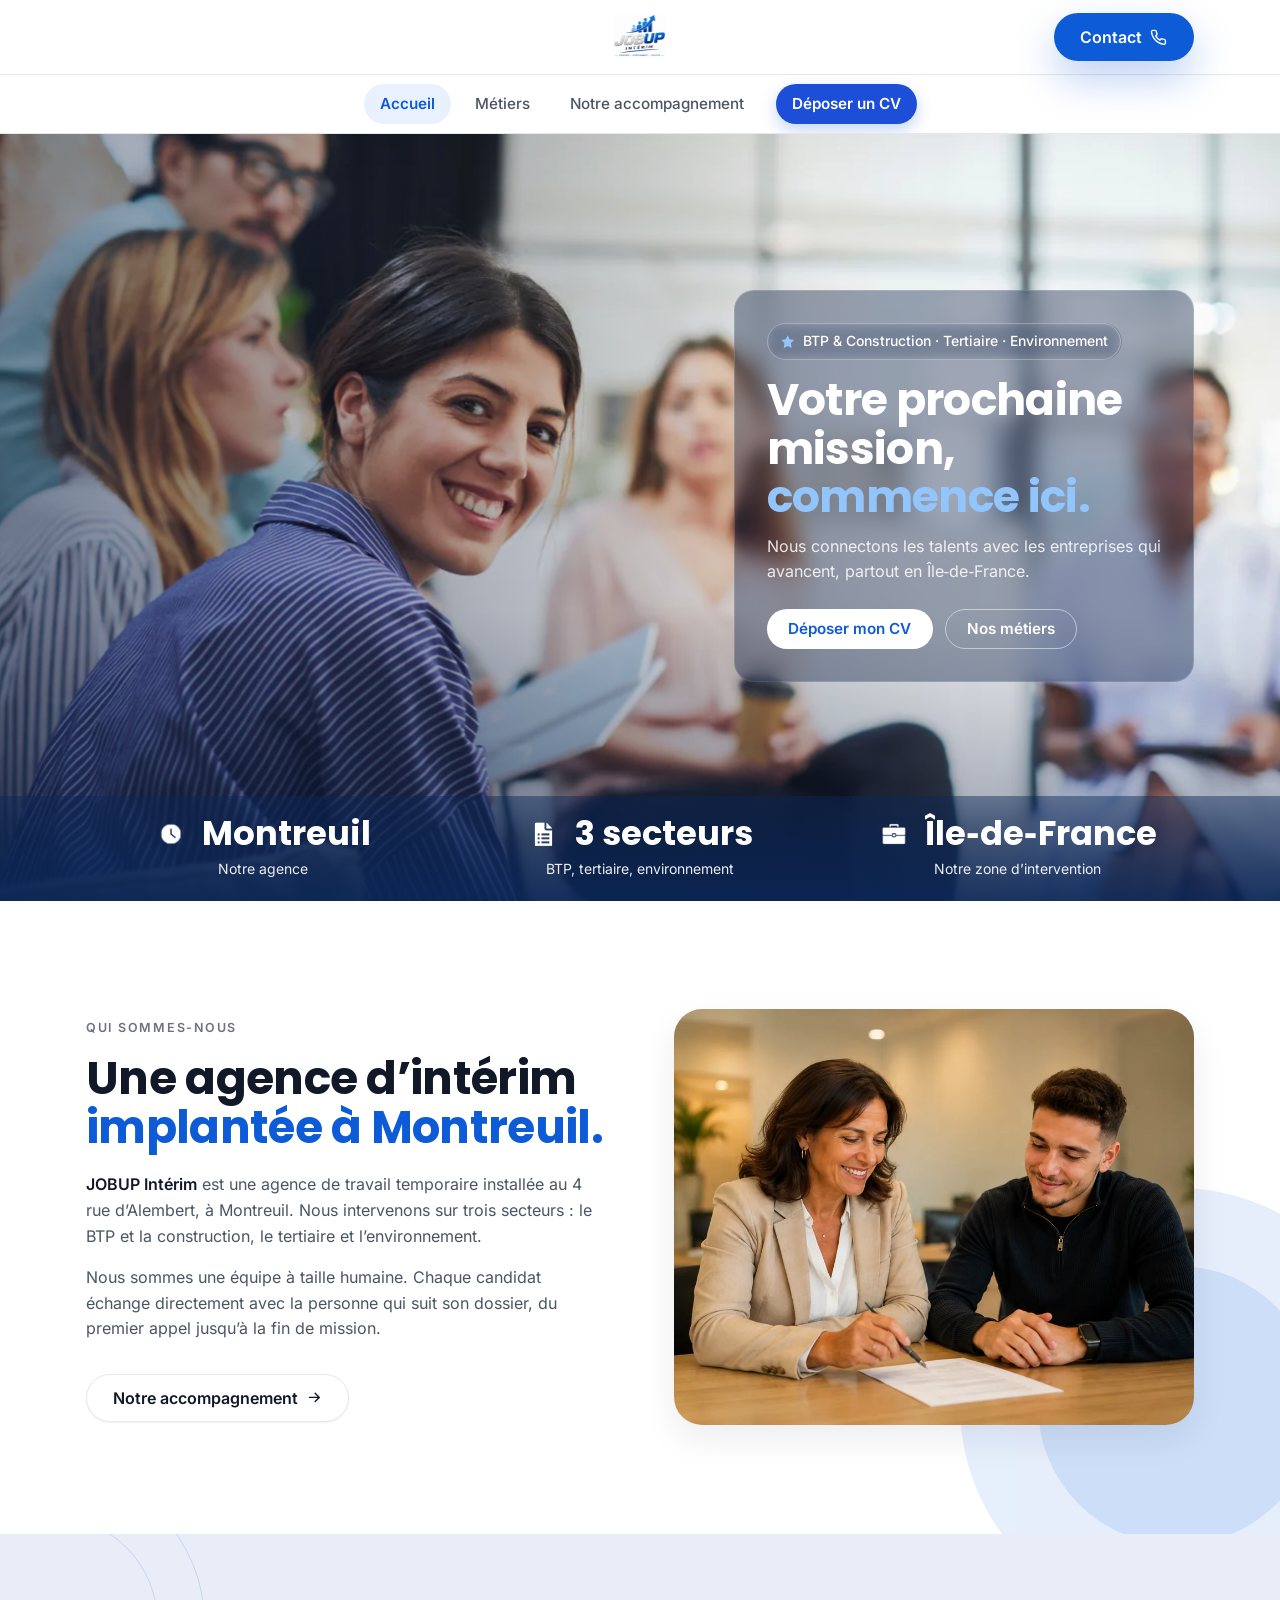
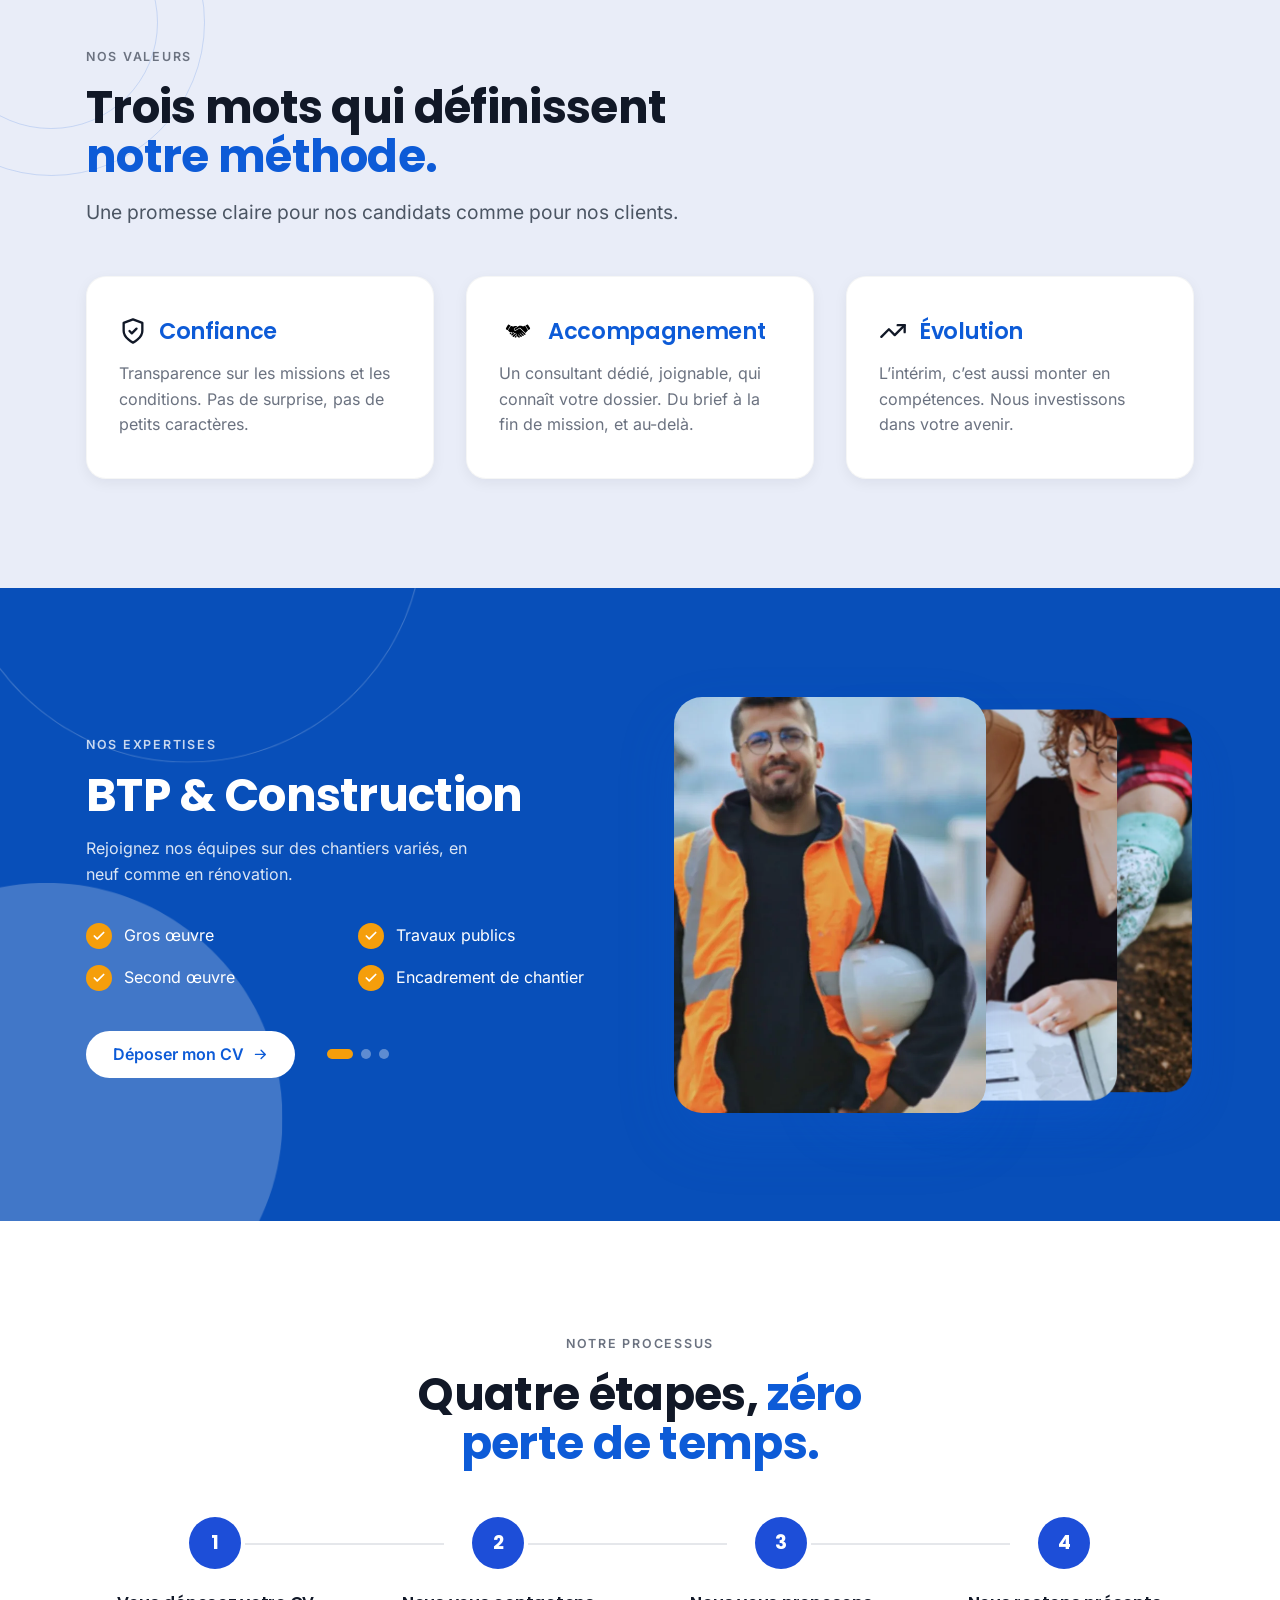
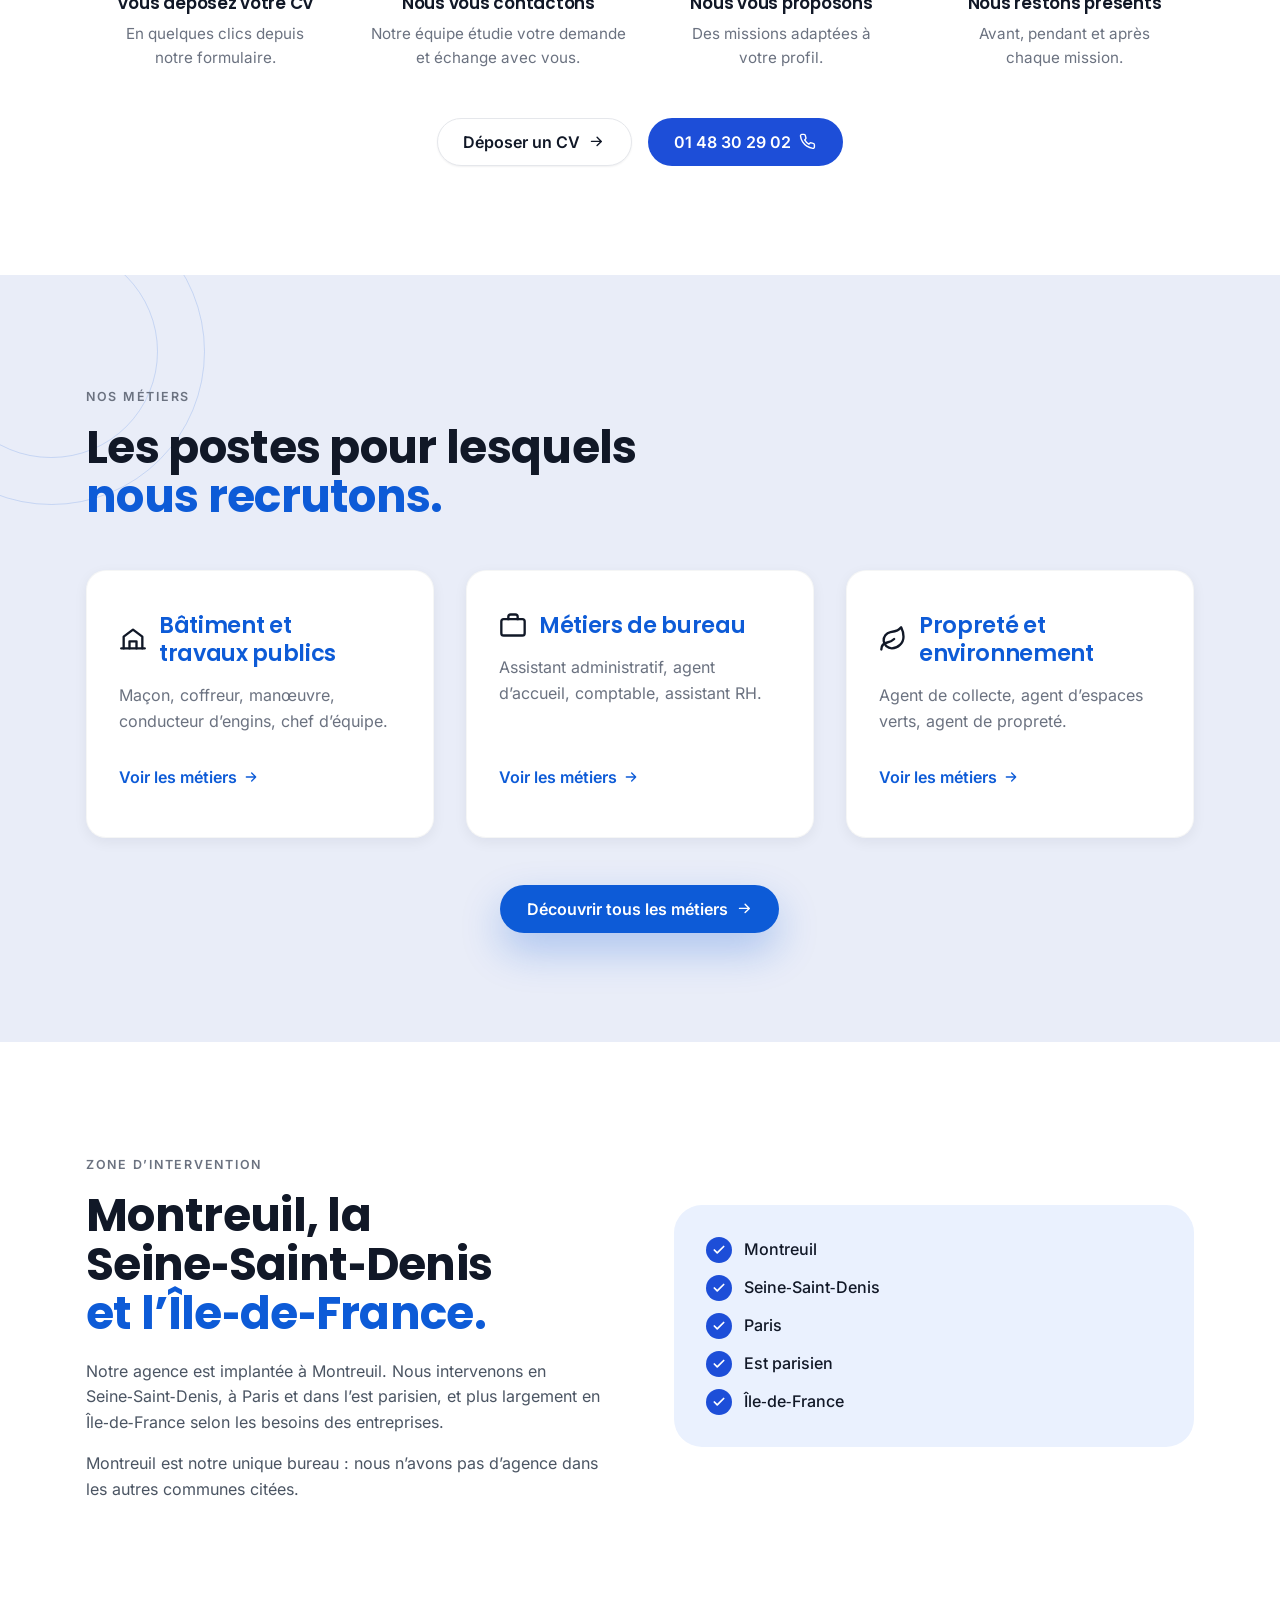
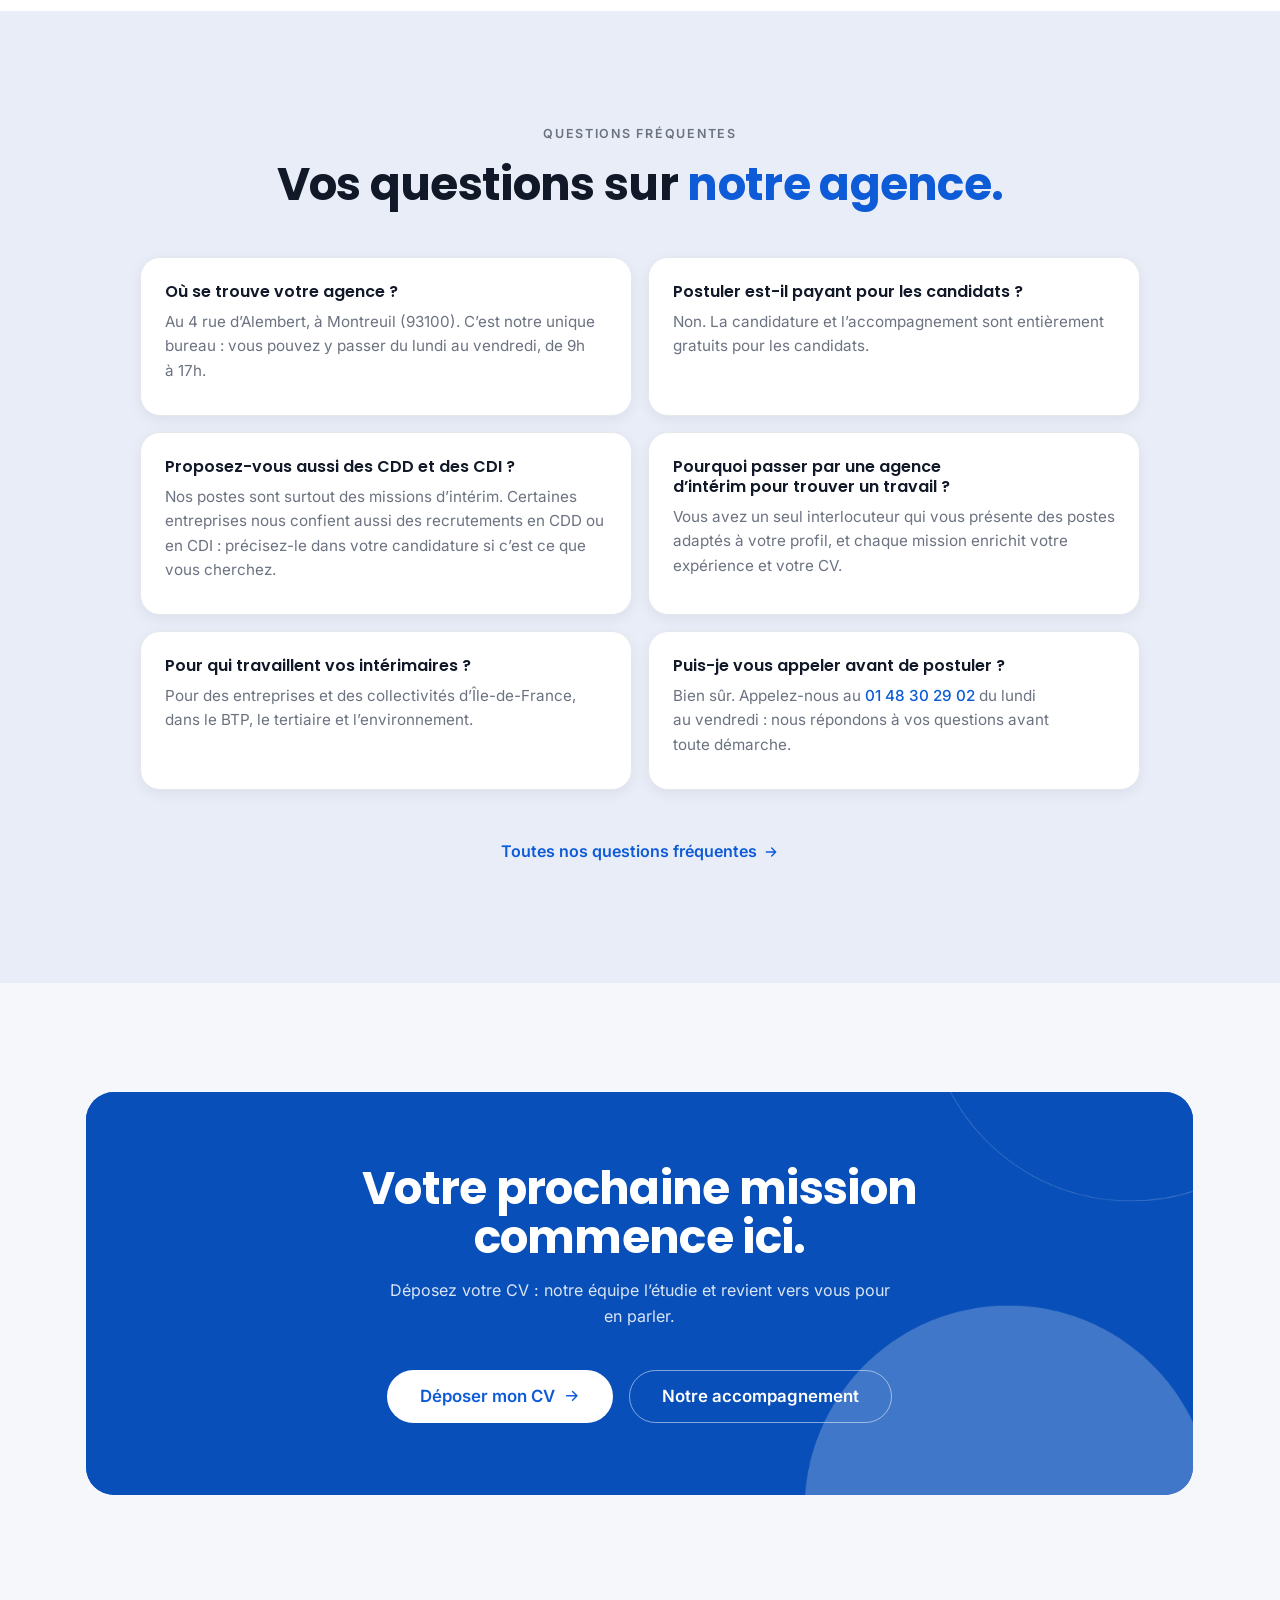
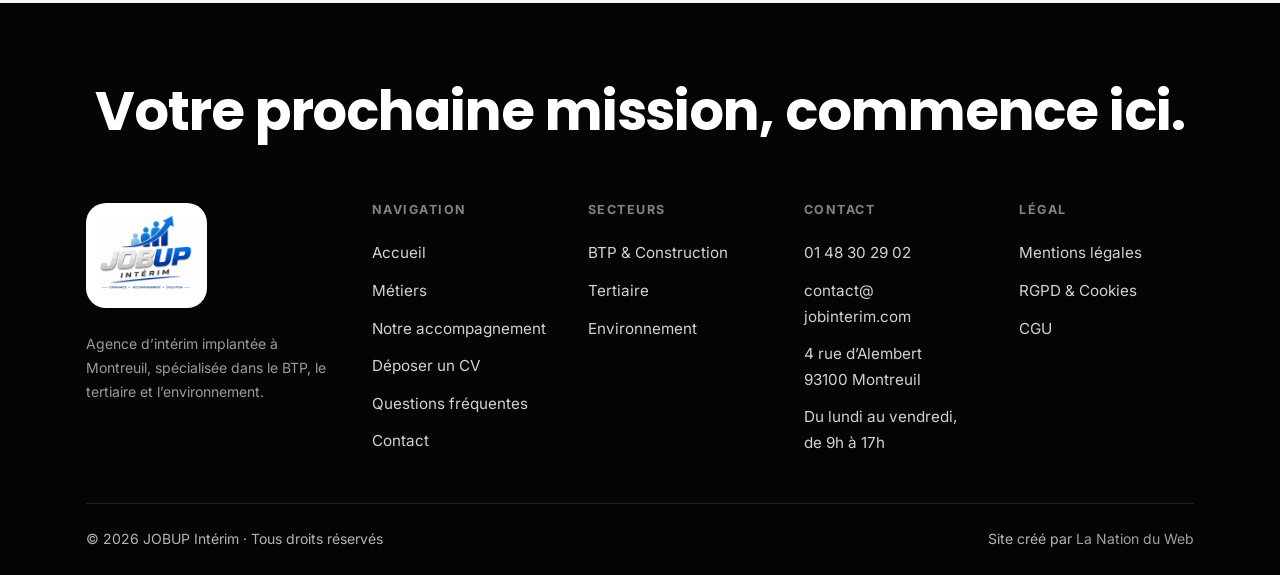
<file: index.html>
<!DOCTYPE html>
<html lang="fr">
<head>
  <meta charset="UTF-8" />
  <meta name="viewport" content="width=device-width, initial-scale=1.0" />
  <!-- PHASE DE DÉVELOPPEMENT — À SUPPRIMER AVANT LA MISE EN LIGNE SUR interimjobup.com -->
  <meta name="robots" content="noindex, nofollow" />
  <title>Agence d'intérim à Montreuil : trouver un travail</title>
  <meta name="description" content="Boîte d'intérim à Montreuil (93) : trouvez un travail en BTP, tertiaire ou environnement en Île-de-France. Déposez votre CV en 2 minutes." />
  <meta name="theme-color" content="#0D5BD7" />
  <link rel="canonical" href="https://interimjobup.com/" />

  <!-- Favicons -->
  <link rel="icon" href="assets/icons/favicon.ico" sizes="any" />
  <link rel="icon" type="image/png" sizes="32x32" href="assets/icons/favicon-32x32.png" />
  <link rel="icon" type="image/png" sizes="16x16" href="assets/icons/favicon-16x16.png" />
  <link rel="apple-touch-icon" href="assets/icons/apple-touch-icon.png" />

  <!-- Open Graph -->
  <meta property="og:type" content="website" />
  <meta property="og:site_name" content="JOBUP Intérim" />
  <meta property="og:title" content="Agence d'intérim à Montreuil : trouver un travail | Jobup interim" />
  <meta property="og:description" content="Boîte d'intérim à Montreuil (93) : trouvez un travail en BTP, tertiaire ou environnement en Île-de-France. Déposez votre CV en 2 minutes." />
  <meta property="og:url" content="https://interimjobup.com/" />
  <meta property="og:image" content="https://interimjobup.com/assets/images/og-image.jpg" />
  <meta property="og:locale" content="fr_FR" />

  <!-- Twitter -->
  <meta name="twitter:card" content="summary_large_image" />
  <meta name="twitter:title" content="Agence d'intérim à Montreuil : trouver un travail | Jobup interim" />
  <meta name="twitter:description" content="Boîte d'intérim à Montreuil (93) : trouvez un travail en BTP, tertiaire ou environnement en Île-de-France. Déposez votre CV en 2 minutes." />
  <meta name="twitter:image" content="https://interimjobup.com/assets/images/og-image.jpg" />

  <!-- Fonts -->
  <link rel="preload" href="assets/fonts/inter-latin.woff2" as="font" type="font/woff2" crossorigin />
  <link rel="preload" href="assets/fonts/poppins-700-latin.woff2" as="font" type="font/woff2" crossorigin />

  <!-- Styles -->
  <link rel="stylesheet" href="assets/css/app.css?v=20261126g" />

  <!-- Schema.org EmploymentAgency : identique à la fiche Google -->
  <script type="application/ld+json">
  {
    "@context": "https://schema.org",
    "@type": "EmploymentAgency",
    "@id": "https://interimjobup.com/#agence",
    "name": "Jobup Interim",
    "url": "https://interimjobup.com/",
    "logo": "https://interimjobup.com/assets/images/logo-jobup-full.png",
    "image": "https://interimjobup.com/assets/images/og-image.jpg",
    "description": "Agence d'intérim spécialisée dans le BTP, le tertiaire et l'environnement, implantée à Montreuil et intervenant en Île-de-France.",
    "slogan": "Confiance, accompagnement, évolution",
    "telephone": "+33148302902",
    "email": "contact@jobinterim.com",
    "address": {
      "@type": "PostalAddress",
      "streetAddress": "4 rue d'Alembert",
      "postalCode": "93100",
      "addressLocality": "Montreuil",
      "addressRegion": "Île-de-France",
      "addressCountry": "FR"
    },
    "geo": {
      "@type": "GeoCoordinates",
      "latitude": 48.855297,
      "longitude": 2.417341
    },
    "hasMap": "https://www.google.com/maps?q=48.855297,2.417341",
    "openingHoursSpecification": [
      {
        "@type": "OpeningHoursSpecification",
        "dayOfWeek": ["Monday", "Tuesday", "Wednesday", "Thursday", "Friday"],
        "opens": "09:00",
        "closes": "17:00"
      }
    ],
    "areaServed": [
      { "@type": "City", "name": "Montreuil" },
      { "@type": "AdministrativeArea", "name": "Seine-Saint-Denis" },
      { "@type": "City", "name": "Paris" },
      { "@type": "AdministrativeArea", "name": "Île-de-France" }
    ],
    "knowsAbout": [
      "BTP et construction",
      "Tertiaire et métiers de bureau",
      "Environnement et propreté"
    ]
  }
  </script>
</head>
<body>
  <a class="skip-link" href="#main">Aller au contenu</a>

  <!-- ============================= HEADER ============================= -->
  <header class="site-header" data-screen-label="Accueil">
    <div class="container site-header__inner">
      <a class="brand" href="./" aria-label="JOBUP Intérim — Accueil">
        <img src="assets/images/logo-jobup-full.png" alt="JOBUP Intérim — Confiance, accompagnement, évolution" width="420" height="352" />
      </a>
      <div class="header-actions">
        <a class="btn btn--primary" href="contact/">
          Contact
          <svg class="icon" viewBox="0 0 24 24" fill="none" stroke="currentColor" stroke-width="2" stroke-linecap="round" stroke-linejoin="round" aria-hidden="true"><path d="M22 16.92v3a2 2 0 0 1-2.18 2 19.79 19.79 0 0 1-8.63-3.07 19.5 19.5 0 0 1-6-6 19.79 19.79 0 0 1-3.07-8.67A2 2 0 0 1 4.11 2h3a2 2 0 0 1 2 1.72c.13.96.36 1.9.7 2.81a2 2 0 0 1-.45 2.11L8.09 9.91a16 16 0 0 0 6 6l1.27-1.27a2 2 0 0 1 2.11-.45c.91.34 1.85.57 2.81.7A2 2 0 0 1 22 16.92Z"/></svg>
        </a>
      </div>
    </div>
  </header>

  <!-- ============================= MENU ============================= -->
  <nav class="sub-nav" aria-label="Pages du site">
    <div class="container">
      <ul class="sub-nav__list">
        <li class="sub-nav__item--home"><a class="sub-nav__link" href="./" aria-current="page">Accueil</a></li>
        <li><a class="sub-nav__link" href="metiers/">Métiers</a></li>
        <li><a class="sub-nav__link" href="accompagnement/"><span class="sub-nav__long">Notre accompagnement</span><span class="sub-nav__short">Accompagnement</span></a></li>
        <li><a class="sub-nav__link sub-nav__link--cta" href="deposer-un-cv/">Déposer un CV</a></li>
      </ul>
    </div>
  </nav>

  <main id="main">
    <!-- ============================= HERO ============================= -->
    <section class="hero" data-screen-label="Hero">
      <img class="hero__bg" src="assets/images/hero-accueil.webp" srcset="assets/images/hero-accueil-480.webp 480w, assets/images/hero-accueil-768.webp 768w, assets/images/hero-accueil.webp 1366w" sizes="100vw" alt="Équipe de professionnels souriants en réunion dans des bureaux lumineux" fetchpriority="high" width="1366" height="768" />
      <div class="hero__overlay"></div>
      <div class="container hero__inner">
        <div class="hero__panel">
          <span class="hero__badge">
            <svg class="icon" viewBox="0 0 24 24" fill="currentColor" aria-hidden="true"><path d="m12 2 2.9 6.26L22 9.27l-5 4.87L18.18 22 12 18.56 5.82 22 7 14.14l-5-4.87 7.1-1.01L12 2Z"/></svg>
            <span data-site="accueil.surtitre">BTP&nbsp;&amp;&nbsp;Construction&nbsp;· Tertiaire&nbsp;· Environnement</span>
          </span>
          <h1 class="hero__title" data-site-title="accueil.titre">Votre prochaine mission,<br /><em>commence ici.</em></h1>
          <p class="hero__subtitle" data-site="accueil.texte">Nous connectons les talents avec les entreprises qui avancent, partout en Île&#8209;de&#8209;France.</p>
          <div class="hero__actions">
            <a class="btn btn--white" href="deposer-un-cv/">Déposer mon CV</a>
            <a class="btn btn--outline-invert" href="metiers/">Nos métiers</a>
          </div>
        </div>
      </div>
      <div class="hero-stats">
        <div class="container">
          <div class="hero-stats__grid">
            <div class="stat">
              <div class="stat__value"><img class="stat__icon" src="assets/images/stat-delai.png" alt="" width="34" height="34" /><span data-site="accueil.chiffres.0.valeur">Montreuil</span></div>
              <p class="stat__label" data-site="accueil.chiffres.0.libelle">Notre agence</p>
            </div>
            <div class="stat">
              <div class="stat__value"><img class="stat__icon" src="assets/images/stat-offres.png" alt="" width="38" height="45" /><span data-site="accueil.chiffres.1.valeur">3 secteurs</span></div>
              <p class="stat__label" data-site="accueil.chiffres.1.libelle">BTP, tertiaire, environnement</p>
            </div>
            <div class="stat">
              <div class="stat__value"><img class="stat__icon" src="assets/images/stat-entreprises.png" alt="" width="42" height="40" /><span data-site="accueil.chiffres.2.valeur">Île&#8209;de&#8209;France</span></div>
              <p class="stat__label" data-site="accueil.chiffres.2.libelle">Notre zone d’intervention</p>
            </div>
          </div>
        </div>
      </div>
    </section>

    <!-- ============================= QUI SOMMES-NOUS ============================= -->
    <section class="section section--white histoire" aria-labelledby="histoire-title">
      <span class="deco-circle deco-circle--concentric deco-circle--xl deco-circle--br" aria-hidden="true"></span>
      <div class="container split">
        <div class="histoire__body" data-animate>
          <span class="eyebrow">Qui sommes-nous</span>
          <h2 id="histoire-title" class="h2">Une agence d’intérim <span class="text-accent">implantée à Montreuil.</span></h2>
          <div class="flow" style="margin-top:1.25rem">
            <p><strong>JOBUP Intérim</strong> est une agence de travail temporaire installée au 4 rue d’Alembert, à Montreuil. Nous intervenons sur trois secteurs&nbsp;: le BTP et la construction, le tertiaire et l’environnement.</p>
            <p>Nous sommes une équipe à taille humaine. Chaque candidat échange directement avec la personne qui suit son dossier, du premier appel jusqu’à la fin de mission.</p>
          </div>
          <div class="histoire__actions">
            <a class="btn btn--ghost" href="accompagnement/">Notre accompagnement <svg class="icon arrow" viewBox="0 0 24 24" fill="none" stroke="currentColor" stroke-width="2" stroke-linecap="round" stroke-linejoin="round" aria-hidden="true"><path d="M5 12h14M13 6l6 6-6 6"/></svg></a>
          </div>
        </div>
        <div class="histoire__media" data-animate data-animate-delay="1">
          <img src="assets/images/histoire.webp" alt="Une conseillère JOBUP accompagne un candidat lors de la signature de son contrat" loading="lazy" width="1000" height="750" />
        </div>
      </div>
    </section>

    <!-- ============================= MÉTHODE ============================= -->
    <section class="section section--alt method" aria-labelledby="method-title">
      <span class="deco-circle deco-circle--rings deco-circle--lg deco-circle--tl" aria-hidden="true"></span>
      <div class="container">
        <div class="section-head" data-animate="fade">
          <span class="eyebrow">Nos valeurs</span>
          <h2 id="method-title" class="h2">Trois mots qui définissent <span class="text-accent">notre méthode.</span></h2>
          <p class="lead">Une promesse claire pour nos candidats comme pour nos clients.</p>
        </div>
        <div class="grid grid--3 method__grid">
          <article class="card card--hover value-card" data-animate>
            <div class="value-card__head">
              <svg class="value-card__icon" viewBox="0 0 24 24" fill="none" stroke="currentColor" stroke-width="2" stroke-linecap="round" stroke-linejoin="round" aria-hidden="true"><path d="M12 22s8-4 8-10V5l-8-3-8 3v7c0 6 8 10 8 10Z"/><path d="m9 12 2 2 4-4"/></svg>
              <h3 class="value-card__title">Confiance</h3>
            </div>
            <p>Transparence sur les missions et les conditions. Pas de surprise, pas de petits caractères.</p>
          </article>
          <article class="card card--hover value-card" data-animate data-animate-delay="1">
            <div class="value-card__head">
              <img class="value-card__icon" src="assets/images/icon-pacte.png" alt="" width="37" height="26" />
              <h3 class="value-card__title">Accompagnement</h3>
            </div>
            <p>Un consultant dédié, joignable, qui connaît votre dossier. Du brief à la fin de mission, et au-delà.</p>
          </article>
          <article class="card card--hover value-card" data-animate data-animate-delay="2">
            <div class="value-card__head">
              <svg class="value-card__icon" viewBox="0 0 24 24" fill="none" stroke="currentColor" stroke-width="2" stroke-linecap="round" stroke-linejoin="round" aria-hidden="true"><path d="m22 7-8.5 8.5-5-5L2 17"/><path d="M16 7h6v6"/></svg>
              <h3 class="value-card__title">Évolution</h3>
            </div>
            <p>L’intérim, c’est aussi monter en compétences. Nous investissons dans votre avenir.</p>
          </article>
        </div>
      </div>
    </section>

    <!-- ============================= NOS EXPERTISES (carousel secteurs) ============================= -->
    <section class="section sector" id="expertises" aria-labelledby="sector-title" data-sector-carousel>
      <img class="sector__bg" src="assets/images/bg-blue-2.png" alt="" aria-hidden="true" width="1366" height="768" />
      <div class="container sector__inner">
        <div class="sector__content" data-animate aria-live="polite">
          <span class="eyebrow eyebrow--invert">Nos expertises</span>
          <h2 id="sector-title" class="sector__title h2" data-sector-name>BTP &amp; Construction</h2>
          <p class="sector__text" data-sector-text>Rejoignez nos équipes sur des chantiers variés, en neuf comme en rénovation.</p>
          <ul class="sector__list" data-sector-points></ul>
          <div class="sector__foot">
            <a class="btn btn--white sector__cta" href="deposer-un-cv/" data-sector-cta>Déposer mon CV <svg class="icon arrow" viewBox="0 0 24 24" fill="none" stroke="currentColor" stroke-width="2" stroke-linecap="round" stroke-linejoin="round" aria-hidden="true"><path d="M5 12h14M13 6l6 6-6 6"/></svg></a>
            <div class="sector__dots" role="group" aria-label="Choisir un secteur">
              <button class="sector__dot is-active" type="button" data-sector-dot="0" aria-label="BTP & Construction" aria-current="true"></button>
              <button class="sector__dot" type="button" data-sector-dot="1" aria-label="Tertiaire" aria-current="false"></button>
              <button class="sector__dot" type="button" data-sector-dot="2" aria-label="Environnement" aria-current="false"></button>
            </div>
          </div>
        </div>
        <div class="sector__media" data-animate data-animate-delay="1">
          <div class="sector-stack" data-sector-stack>
            <img class="sector-stack__img is-main" data-sector-img="0" src="assets/images/secteurs/btp-construction.webp" alt="BTP & Construction" loading="lazy" />
            <img class="sector-stack__img is-top" data-sector-img="1" src="assets/images/secteurs/tertiaire.webp" alt="Tertiaire" loading="lazy" />
            <img class="sector-stack__img is-bottom" data-sector-img="2" src="assets/images/secteurs/environnement.webp" alt="Environnement" loading="lazy" />
          </div>
        </div>
      </div>
    </section>

    <!-- ============================= PROCESSUS ============================= -->
    <section class="section section--white process" id="processus" aria-labelledby="process-title">
      <div class="container">
        <div class="section-head section-head--center" data-animate="fade">
          <span class="eyebrow">Notre processus</span>
          <h2 id="process-title" class="h2">Quatre étapes, <span class="text-accent">zéro perte de temps.</span></h2>
        </div>
        <div class="process__steps">
          <div class="process-step" data-animate>
            <span class="process-step__num">1</span>
            <div class="process-step__body"><h3 class="process-step__title">Vous déposez votre CV</h3><p>En quelques clics depuis notre formulaire.</p></div>
          </div>
          <div class="process-step" data-animate data-animate-delay="1">
            <span class="process-step__num">2</span>
            <div class="process-step__body"><h3 class="process-step__title">Nous vous contactons</h3><p>Notre équipe étudie votre demande et échange avec vous.</p></div>
          </div>
          <div class="process-step" data-animate data-animate-delay="2">
            <span class="process-step__num">3</span>
            <div class="process-step__body"><h3 class="process-step__title">Nous vous proposons</h3><p>Des missions adaptées à votre profil.</p></div>
          </div>
          <div class="process-step" data-animate data-animate-delay="3">
            <span class="process-step__num">4</span>
            <div class="process-step__body"><h3 class="process-step__title">Nous restons présents</h3><p>Avant, pendant et après chaque mission.</p></div>
          </div>
        </div>
        <div class="process__actions" data-animate="fade">
          <a class="btn btn--ghost" href="deposer-un-cv/">Déposer un CV <svg class="icon arrow" viewBox="0 0 24 24" fill="none" stroke="currentColor" stroke-width="2" stroke-linecap="round" stroke-linejoin="round" aria-hidden="true"><path d="M5 12h14M13 6l6 6-6 6"/></svg></a>
          <a class="btn btn--deep" href="tel:+33148302902"><span data-site-tel>01&nbsp;48&nbsp;30&nbsp;29&nbsp;02</span> <svg class="icon" viewBox="0 0 24 24" fill="none" stroke="currentColor" stroke-width="2" stroke-linecap="round" stroke-linejoin="round" aria-hidden="true"><path d="M22 16.92v3a2 2 0 0 1-2.18 2 19.79 19.79 0 0 1-8.63-3.07 19.5 19.5 0 0 1-6-6 19.79 19.79 0 0 1-3.07-8.67A2 2 0 0 1 4.11 2h3a2 2 0 0 1 2 1.72c.13.96.36 1.9.7 2.81a2 2 0 0 1-.45 2.11L8.09 9.91a16 16 0 0 0 6 6l1.27-1.27a2 2 0 0 1 2.11-.45c.91.34 1.85.57 2.81.7A2 2 0 0 1 22 16.92Z"/></svg></a>
        </div>
      </div>
    </section>

    <!-- ============================= NOS MÉTIERS ============================= -->
    <section class="section section--alt job-families" id="metiers" aria-labelledby="metiers-title">
      <span class="deco-circle deco-circle--rings deco-circle--lg deco-circle--tl" aria-hidden="true"></span>
      <div class="container">
        <div class="section-head" data-animate="fade">
          <span class="eyebrow">Nos métiers</span>
          <h2 id="metiers-title" class="h2">Les postes pour lesquels <span class="text-accent">nous recrutons.</span></h2>
        </div>
        <div class="grid grid--3">
          <article class="card card--hover value-card job-family" data-animate>
            <div class="value-card__head">
              <svg class="value-card__icon" viewBox="0 0 24 24" fill="none" stroke="currentColor" stroke-width="2" stroke-linecap="round" stroke-linejoin="round" aria-hidden="true"><path d="M2 20h20"/><path d="M4 20V10l8-6 8 6v10"/><path d="M9 20v-6h6v6"/></svg>
              <h3 class="value-card__title">Bâtiment et travaux publics</h3>
            </div>
            <p>Maçon, coffreur, manœuvre, conducteur d’engins, chef d’équipe.</p>
            <a class="job-family__link" href="metiers/#btp">Voir les métiers <svg class="icon arrow" viewBox="0 0 24 24" fill="none" stroke="currentColor" stroke-width="2" stroke-linecap="round" stroke-linejoin="round" aria-hidden="true"><path d="M5 12h14M13 6l6 6-6 6"/></svg></a>
          </article>
          <article class="card card--hover value-card job-family" data-animate data-animate-delay="1">
            <div class="value-card__head">
              <svg class="value-card__icon" viewBox="0 0 24 24" fill="none" stroke="currentColor" stroke-width="2" stroke-linecap="round" stroke-linejoin="round" aria-hidden="true"><rect x="2" y="7" width="20" height="14" rx="2"/><path d="M16 7V5a2 2 0 0 0-2-2h-4a2 2 0 0 0-2 2v2"/></svg>
              <h3 class="value-card__title">Métiers de bureau</h3>
            </div>
            <p>Assistant administratif, agent d’accueil, comptable, assistant RH.</p>
            <a class="job-family__link" href="metiers/#tertiaire">Voir les métiers <svg class="icon arrow" viewBox="0 0 24 24" fill="none" stroke="currentColor" stroke-width="2" stroke-linecap="round" stroke-linejoin="round" aria-hidden="true"><path d="M5 12h14M13 6l6 6-6 6"/></svg></a>
          </article>
          <article class="card card--hover value-card job-family" data-animate data-animate-delay="2">
            <div class="value-card__head">
              <svg class="value-card__icon" viewBox="0 0 24 24" fill="none" stroke="currentColor" stroke-width="2" stroke-linecap="round" stroke-linejoin="round" aria-hidden="true"><path d="M11 20A7 7 0 0 1 9.8 6.1C15.5 5 17 4.48 19 2c1 2 2 4.18 2 8 0 5.5-4.78 10-10 10Z"/><path d="M2 21c0-3 1.85-5.36 5.08-6C9.5 14.52 12 13 13 12"/></svg>
              <h3 class="value-card__title">Propreté et environnement</h3>
            </div>
            <p>Agent de collecte, agent d’espaces verts, agent de propreté.</p>
            <a class="job-family__link" href="metiers/#environnement">Voir les métiers <svg class="icon arrow" viewBox="0 0 24 24" fill="none" stroke="currentColor" stroke-width="2" stroke-linecap="round" stroke-linejoin="round" aria-hidden="true"><path d="M5 12h14M13 6l6 6-6 6"/></svg></a>
          </article>
        </div>
        <div class="job-families__more" data-animate="fade">
          <a class="btn btn--primary" href="metiers/">Découvrir tous les métiers <svg class="icon arrow" viewBox="0 0 24 24" fill="none" stroke="currentColor" stroke-width="2" stroke-linecap="round" stroke-linejoin="round" aria-hidden="true"><path d="M5 12h14M13 6l6 6-6 6"/></svg></a>
        </div>
      </div>
    </section>

    <!-- ============================= ZONE D'INTERVENTION ============================= -->
    <section class="section section--white zone" aria-labelledby="zone-title">
      <div class="container split">
        <div class="zone__body" data-animate>
          <span class="eyebrow">Zone d’intervention</span>
          <h2 id="zone-title" class="h2">Montreuil, la Seine&#8209;Saint&#8209;Denis <span class="text-accent">et l’Île&#8209;de&#8209;France.</span></h2>
          <div class="flow" style="margin-top:1.25rem">
            <p>Notre agence est implantée à Montreuil. Nous intervenons en Seine&#8209;Saint&#8209;Denis, à Paris et dans l’est parisien, et plus largement en Île&#8209;de&#8209;France selon les besoins des entreprises.</p>
            <p>Montreuil est notre unique bureau&nbsp;: nous n’avons pas d’agence dans les autres communes citées.</p>
          </div>
        </div>
        <ul class="zone__list" data-animate data-animate-delay="1">
          <li><span class="zone__tick" aria-hidden="true"><svg class="icon" viewBox="0 0 24 24" fill="none" stroke="currentColor" stroke-width="3" stroke-linecap="round" stroke-linejoin="round"><path d="M20 6 9 17l-5-5"/></svg></span>Montreuil</li>
          <li><span class="zone__tick" aria-hidden="true"><svg class="icon" viewBox="0 0 24 24" fill="none" stroke="currentColor" stroke-width="3" stroke-linecap="round" stroke-linejoin="round"><path d="M20 6 9 17l-5-5"/></svg></span>Seine&#8209;Saint&#8209;Denis</li>
          <li><span class="zone__tick" aria-hidden="true"><svg class="icon" viewBox="0 0 24 24" fill="none" stroke="currentColor" stroke-width="3" stroke-linecap="round" stroke-linejoin="round"><path d="M20 6 9 17l-5-5"/></svg></span>Paris</li>
          <li><span class="zone__tick" aria-hidden="true"><svg class="icon" viewBox="0 0 24 24" fill="none" stroke="currentColor" stroke-width="3" stroke-linecap="round" stroke-linejoin="round"><path d="M20 6 9 17l-5-5"/></svg></span>Est parisien</li>
          <li><span class="zone__tick" aria-hidden="true"><svg class="icon" viewBox="0 0 24 24" fill="none" stroke="currentColor" stroke-width="3" stroke-linecap="round" stroke-linejoin="round"><path d="M20 6 9 17l-5-5"/></svg></span>Île&#8209;de&#8209;France</li>
        </ul>
      </div>
    </section>

    <!-- ============================= QUESTIONS AVANT DE POSTULER ============================= -->
    <section class="section section--alt faq-cards" aria-labelledby="faq-cards-title">
      <div class="container">
        <div class="section-head section-head--center" data-animate="fade">
          <span class="eyebrow">Questions fréquentes</span>
          <h2 id="faq-cards-title" class="h2">Vos questions sur <span class="text-accent">notre agence.</span></h2>
        </div>
        <div class="faq-cards__grid">
          <article class="faq-card" data-animate>
            <h3 class="faq-card__q"><button class="faq-card__btn" type="button" aria-expanded="true" aria-controls="faq-card-1">Où se trouve votre agence&nbsp;?<span class="faq-card__toggle" aria-hidden="true"><svg class="icon" viewBox="0 0 24 24" fill="none" stroke="currentColor" stroke-width="2.5" stroke-linecap="round" stroke-linejoin="round"><path d="M12 5v14M5 12h14"/></svg></span></button></h3>
            <div class="faq-card__a" id="faq-card-1"><p>Au 4 rue d’Alembert, à Montreuil (93100). C’est notre unique bureau&nbsp;: vous pouvez y passer du lundi au vendredi, de 9h à 17h.</p></div>
          </article>
          <article class="faq-card" data-animate data-animate-delay="1">
            <h3 class="faq-card__q"><button class="faq-card__btn" type="button" aria-expanded="true" aria-controls="faq-card-2">Postuler est-il payant pour les candidats&nbsp;?<span class="faq-card__toggle" aria-hidden="true"><svg class="icon" viewBox="0 0 24 24" fill="none" stroke="currentColor" stroke-width="2.5" stroke-linecap="round" stroke-linejoin="round"><path d="M12 5v14M5 12h14"/></svg></span></button></h3>
            <div class="faq-card__a" id="faq-card-2"><p>Non. La candidature et l’accompagnement sont entièrement gratuits pour les candidats.</p></div>
          </article>
          <article class="faq-card" data-animate>
            <h3 class="faq-card__q"><button class="faq-card__btn" type="button" aria-expanded="true" aria-controls="faq-card-3">Proposez-vous aussi des CDD et des CDI&nbsp;?<span class="faq-card__toggle" aria-hidden="true"><svg class="icon" viewBox="0 0 24 24" fill="none" stroke="currentColor" stroke-width="2.5" stroke-linecap="round" stroke-linejoin="round"><path d="M12 5v14M5 12h14"/></svg></span></button></h3>
            <div class="faq-card__a" id="faq-card-3"><p>Nos postes sont surtout des missions d’intérim. Certaines entreprises nous confient aussi des recrutements en CDD ou en CDI&nbsp;: précisez-le dans votre candidature si c’est ce que vous cherchez.</p></div>
          </article>
          <article class="faq-card" data-animate data-animate-delay="1">
            <h3 class="faq-card__q"><button class="faq-card__btn" type="button" aria-expanded="true" aria-controls="faq-card-4">Pourquoi passer par une agence d’intérim pour trouver un travail&nbsp;?<span class="faq-card__toggle" aria-hidden="true"><svg class="icon" viewBox="0 0 24 24" fill="none" stroke="currentColor" stroke-width="2.5" stroke-linecap="round" stroke-linejoin="round"><path d="M12 5v14M5 12h14"/></svg></span></button></h3>
            <div class="faq-card__a" id="faq-card-4"><p>Vous avez un seul interlocuteur qui vous présente des postes adaptés à votre profil, et chaque mission enrichit votre expérience et votre CV.</p></div>
          </article>
          <article class="faq-card" data-animate>
            <h3 class="faq-card__q"><button class="faq-card__btn" type="button" aria-expanded="true" aria-controls="faq-card-5">Pour qui travaillent vos intérimaires&nbsp;?<span class="faq-card__toggle" aria-hidden="true"><svg class="icon" viewBox="0 0 24 24" fill="none" stroke="currentColor" stroke-width="2.5" stroke-linecap="round" stroke-linejoin="round"><path d="M12 5v14M5 12h14"/></svg></span></button></h3>
            <div class="faq-card__a" id="faq-card-5"><p>Pour des entreprises et des collectivités d’Île-de-France, dans le BTP, le tertiaire et l’environnement.</p></div>
          </article>
          <article class="faq-card" data-animate data-animate-delay="1">
            <h3 class="faq-card__q"><button class="faq-card__btn" type="button" aria-expanded="true" aria-controls="faq-card-6">Puis-je vous appeler avant de postuler&nbsp;?<span class="faq-card__toggle" aria-hidden="true"><svg class="icon" viewBox="0 0 24 24" fill="none" stroke="currentColor" stroke-width="2.5" stroke-linecap="round" stroke-linejoin="round"><path d="M12 5v14M5 12h14"/></svg></span></button></h3>
            <div class="faq-card__a" id="faq-card-6"><p>Bien sûr. Appelez-nous au <a href="tel:+33148302902">01&nbsp;48&nbsp;30&nbsp;29&nbsp;02</a> du lundi au vendredi&nbsp;: nous répondons à vos questions avant toute démarche.</p></div>
          </article>
        </div>
        <p class="faq-cards__more"><a href="faq/">Toutes nos questions fréquentes <svg class="icon arrow" viewBox="0 0 24 24" fill="none" stroke="currentColor" stroke-width="2" stroke-linecap="round" stroke-linejoin="round" aria-hidden="true"><path d="M5 12h14M13 6l6 6-6 6"/></svg></a></p>
      </div>
    </section>

    <!-- ============================= CTA ============================= -->
    <section class="section section--white cta-banner" aria-labelledby="cta-title">
      <div class="container">
        <div class="cta-banner__box" data-animate="fade">
          <img class="cta-banner__bg" src="assets/images/bg-blue-1.png" alt="" aria-hidden="true" width="1366" height="768" />
          <h2 id="cta-title" class="cta-banner__title h2">Votre prochaine mission<br />commence ici.</h2>
          <p class="cta-banner__text">Déposez votre CV&nbsp;: notre équipe l’étudie et revient vers vous pour en parler.</p>
          <div class="cta-banner__actions">
            <a class="btn btn--white btn--lg" href="deposer-un-cv/">Déposer mon CV <svg class="icon arrow" viewBox="0 0 24 24" fill="none" stroke="currentColor" stroke-width="2" stroke-linecap="round" stroke-linejoin="round" aria-hidden="true"><path d="M5 12h14M13 6l6 6-6 6"/></svg></a>
            <a class="btn btn--outline-invert btn--lg" href="accompagnement/">Notre accompagnement</a>
          </div>
        </div>
      </div>
    </section>
  </main>

  <!-- ============================= FOOTER ============================= -->
  <footer class="site-footer" data-screen-label="Footer">
    <div class="container">
      <p class="footer-claim">Votre prochaine mission, commence&nbsp;ici.</p>
      <div class="footer-grid">
        <div class="footer-brand">
          <span class="footer-brand__logo"><img src="assets/images/logo-jobup-full.png" alt="JOBUP Intérim" width="120" height="100" /></span>
          <p>Agence d’intérim implantée à Montreuil, spécialisée dans le BTP, le tertiaire et l’environnement.</p>
        </div>
        <div class="footer-col">
          <h2 class="footer-col__title">Navigation</h2>
          <ul class="footer-col__list">
            <li><a href="./">Accueil</a></li>
            <li><a href="metiers/">Métiers</a></li>
            <li><a href="accompagnement/">Notre accompagnement</a></li>
            <li><a href="deposer-un-cv/">Déposer un CV</a></li>
            <li><a href="faq/">Questions fréquentes</a></li>
            <li><a href="contact/">Contact</a></li>
          </ul>
        </div>
        <div class="footer-col">
          <h2 class="footer-col__title">Secteurs</h2>
          <ul class="footer-col__list">
            <li><a href="metiers/#btp">BTP &amp; Construction</a></li>
            <li><a href="metiers/#tertiaire">Tertiaire</a></li>
            <li><a href="metiers/#environnement">Environnement</a></li>
          </ul>
        </div>
        <div class="footer-col">
          <h2 class="footer-col__title">Contact</h2>
          <ul class="footer-col__list">
            <li><a href="tel:+33148302902" data-site-tel>01&nbsp;48&nbsp;30&nbsp;29&nbsp;02</a></li>
            <li><a href="mailto:contact@jobinterim.com" data-site-email>contact@<wbr>jobinterim.com</a></li>
            <li><span data-site="coordonnees.adresse">4 rue d’Alembert<br />93100&nbsp;Montreuil</span></li>
            <li><span data-site="coordonnees.horaires">Du lundi au vendredi, de 9h à 17h</span></li>
          </ul>
        </div>
        <div class="footer-col">
          <h2 class="footer-col__title">Légal</h2>
          <ul class="footer-col__list">
            <li><a href="#">Mentions légales</a></li>
            <li><a href="#">RGPD &amp; Cookies</a></li>
            <li><a href="#">CGU</a></li>
          </ul>
        </div>
      </div>
      <div class="footer-bottom">
        <span>© <span data-year>2026</span> JOBUP Intérim · Tous droits réservés</span>
        <span class="footer-credit">Site créé par <a href="https://lanationduweb.fr" target="_blank" rel="noopener">La Nation du Web</a></span>
      </div>
    </div>
  </footer>

  <script src="assets/js/config.js?v=20261126g" defer></script>
  <script src="assets/js/site.js?v=20261126g" defer></script>
  <script src="assets/js/main.js?v=20261126g" defer></script>
  <script src="assets/js/animations.js?v=20261126g" defer></script>
  <script src="assets/js/sectors.js?v=20261126g" defer></script>
</body>
</html>
</file>
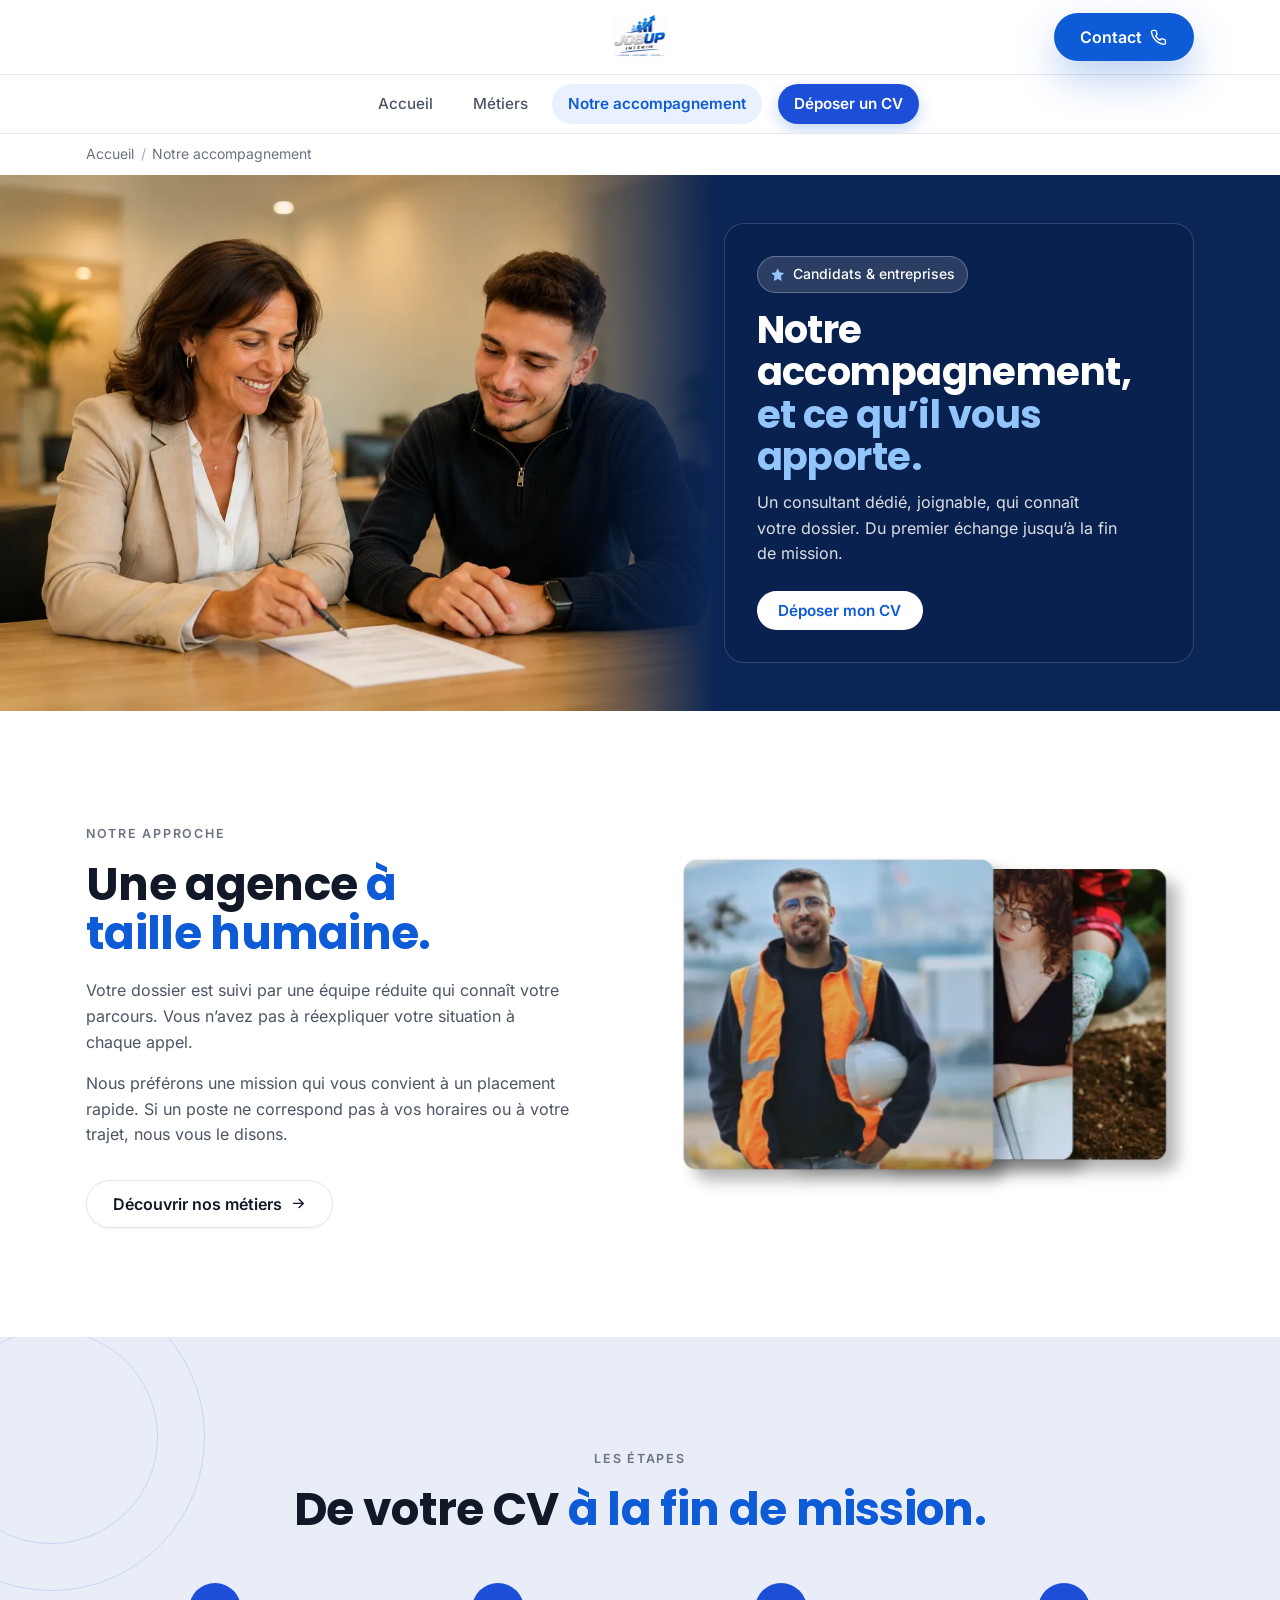
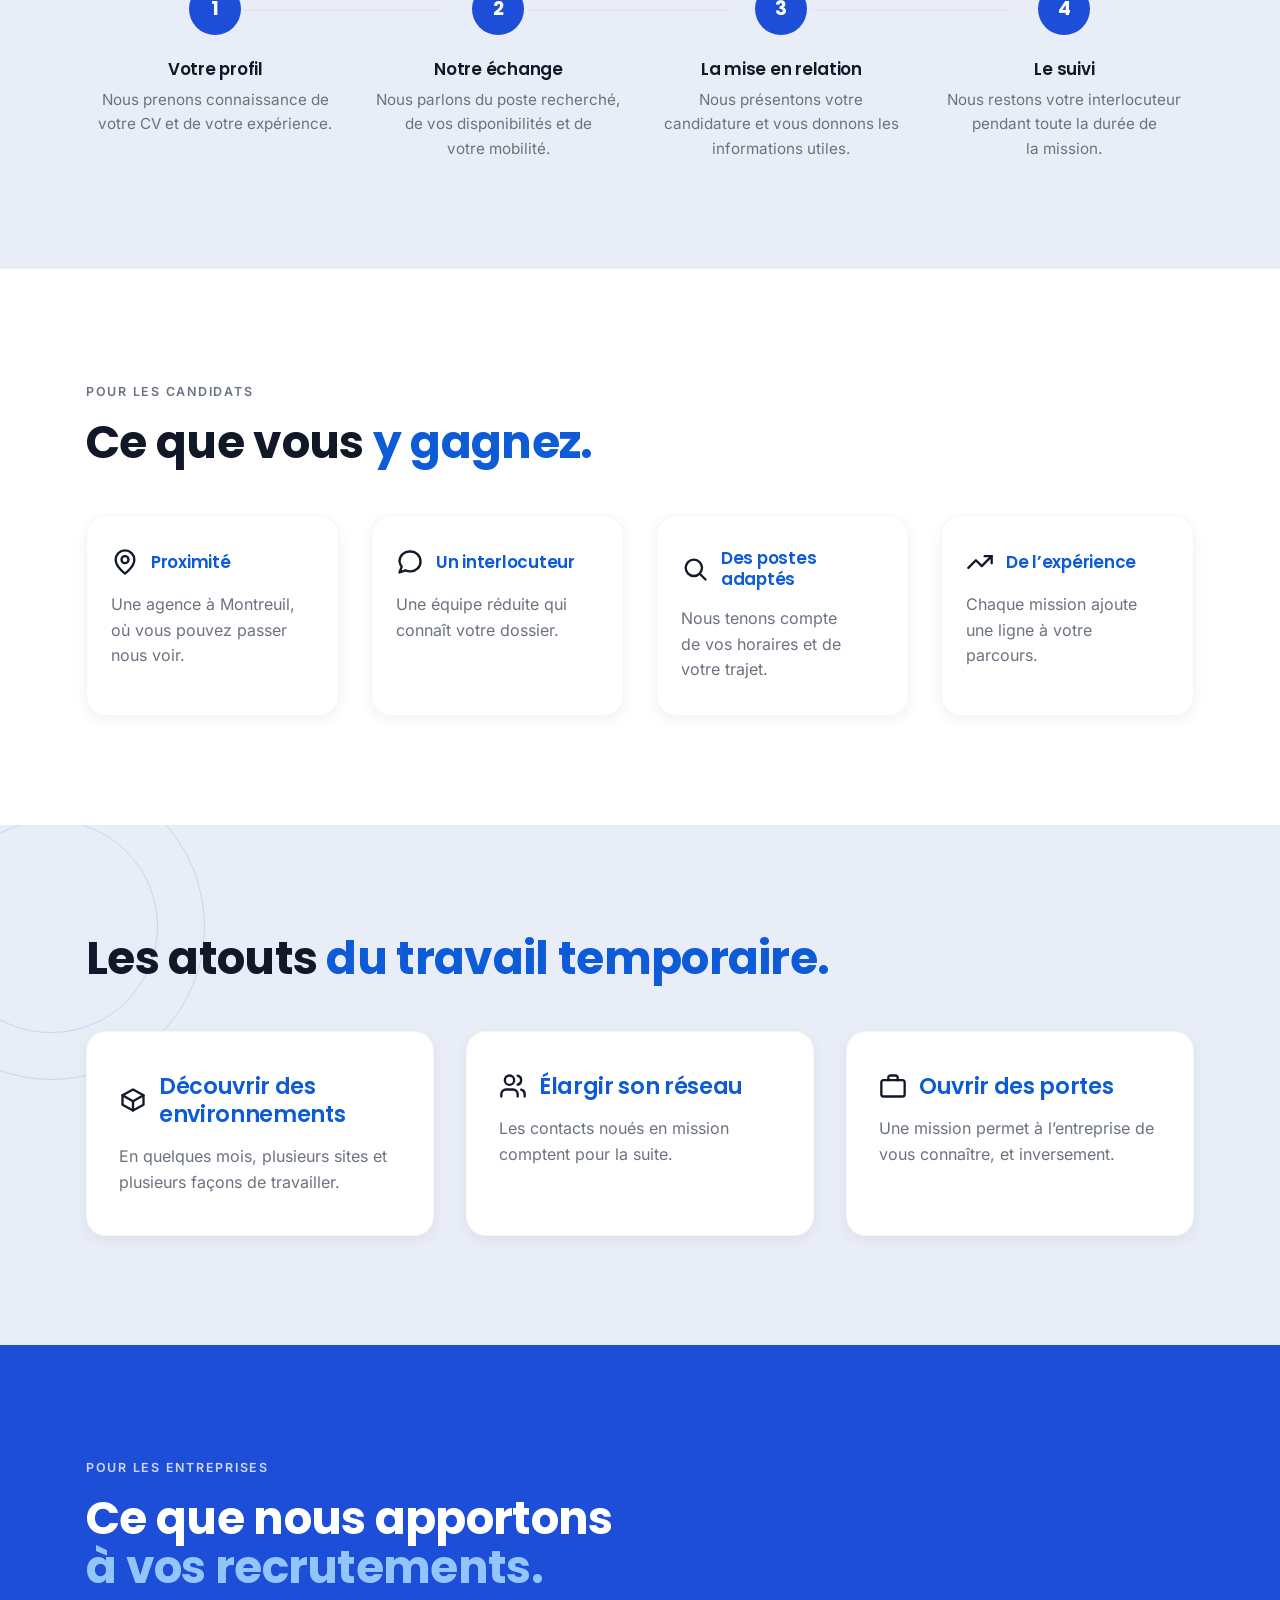
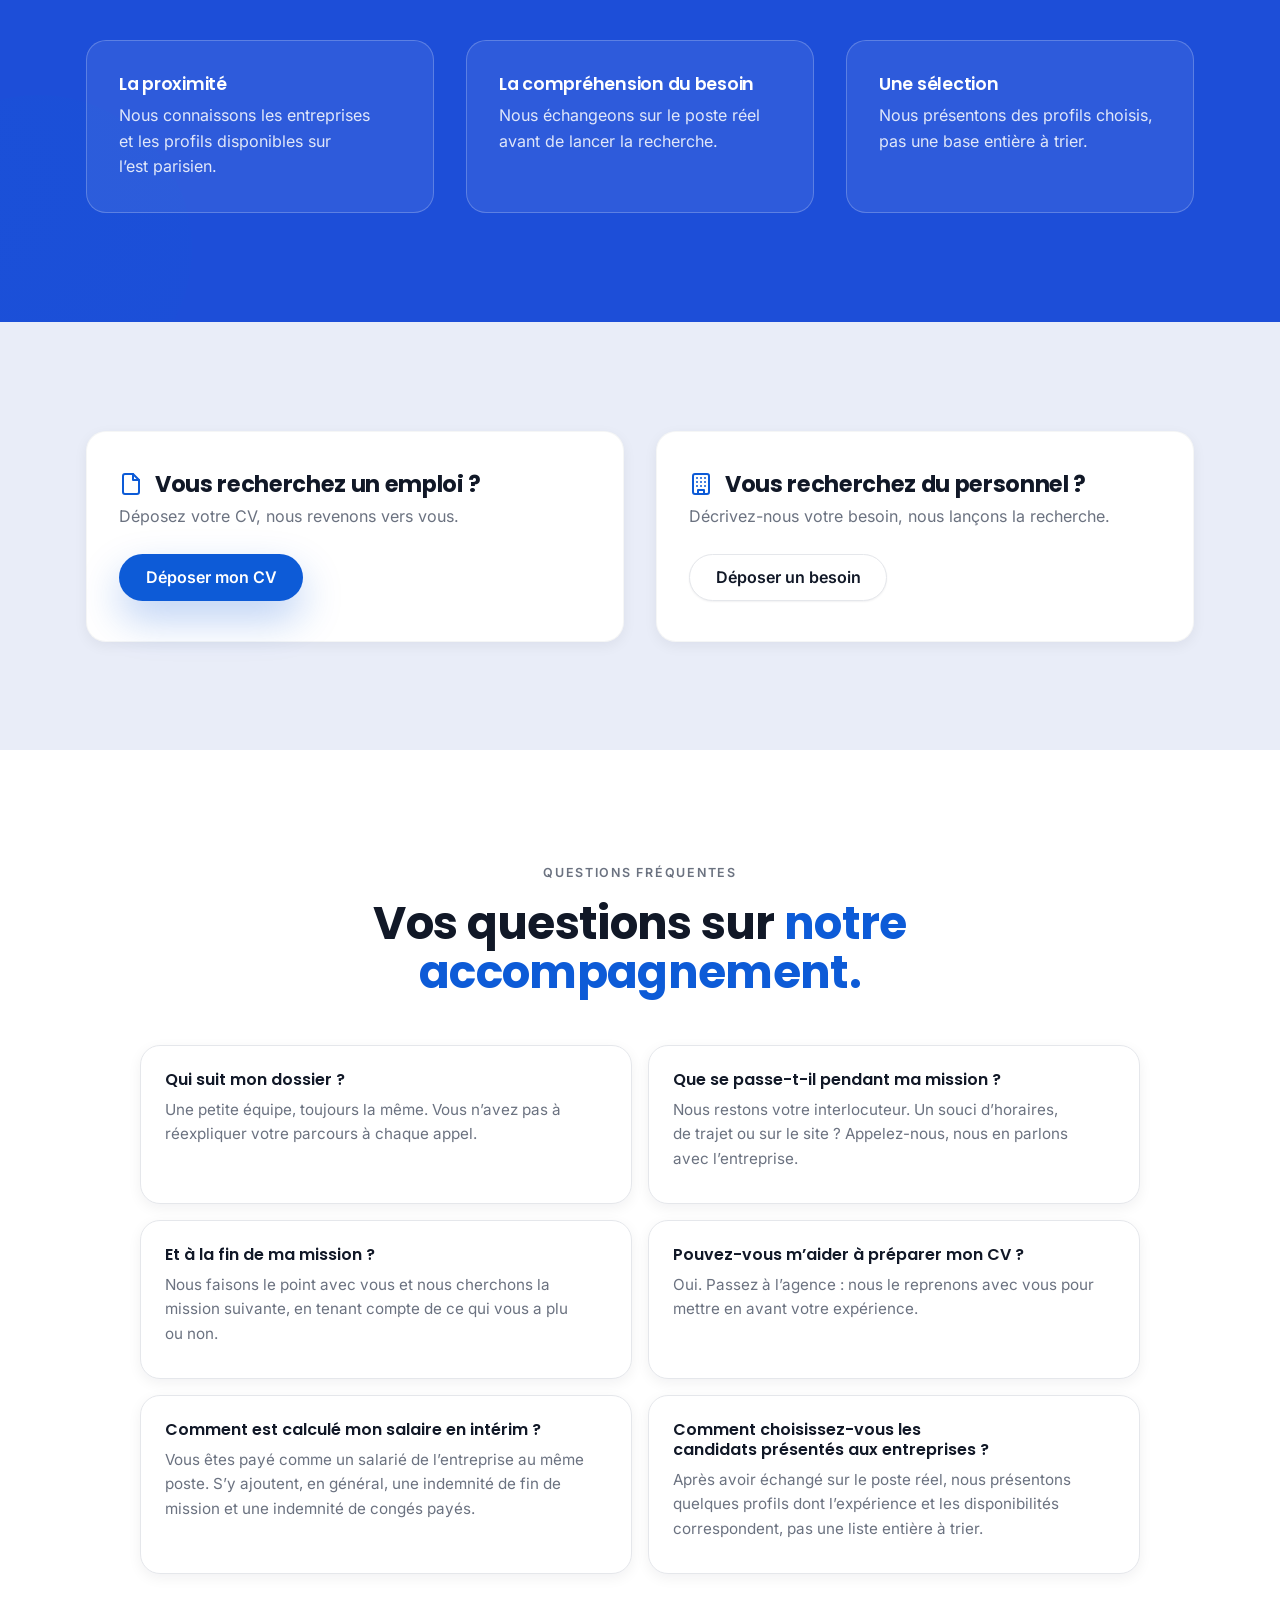
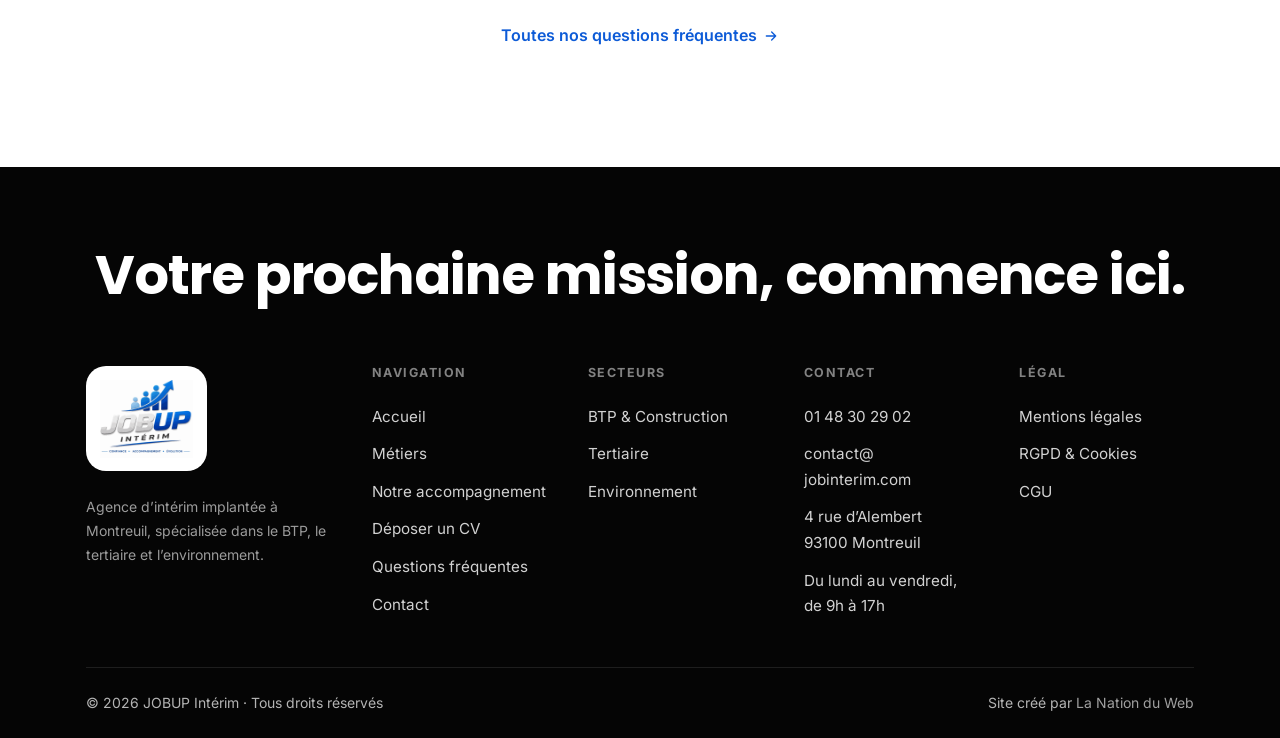
<file: accompagnement/index.html>
<!DOCTYPE html>
<html lang="fr">
<head>
  <meta charset="UTF-8" />
  <meta name="viewport" content="width=device-width, initial-scale=1.0" />
  <!-- PHASE DE DÉVELOPPEMENT — À SUPPRIMER AVANT LA MISE EN LIGNE SUR interimjobup.com -->
  <meta name="robots" content="noindex, nofollow" />
  <title>Boîte d'intérim à Montreuil : notre accompagnement</title>
  <meta name="description" content="Un interlocuteur dédié pour trouver un travail qui vous convient : découvrez l'accompagnement de notre boîte d'intérim à Montreuil." />
  <meta name="theme-color" content="#0D5BD7" />
  <link rel="canonical" href="https://interimjobup.com/accompagnement/" />

  <!-- Favicons -->
  <link rel="icon" href="../assets/icons/favicon.ico" sizes="any" />
  <link rel="icon" type="image/png" sizes="32x32" href="../assets/icons/favicon-32x32.png" />
  <link rel="icon" type="image/png" sizes="16x16" href="../assets/icons/favicon-16x16.png" />
  <link rel="apple-touch-icon" href="../assets/icons/apple-touch-icon.png" />

  <!-- Open Graph -->
  <meta property="og:type" content="website" />
  <meta property="og:site_name" content="JOBUP Intérim" />
  <meta property="og:title" content="Boîte d'intérim à Montreuil : notre accompagnement" />
  <meta property="og:description" content="Un interlocuteur dédié pour trouver un travail qui vous convient : découvrez l'accompagnement de notre boîte d'intérim à Montreuil." />
  <meta property="og:url" content="https://interimjobup.com/accompagnement/" />
  <meta property="og:image" content="https://interimjobup.com/assets/images/og-image.jpg" />
  <meta property="og:locale" content="fr_FR" />

  <!-- Twitter -->
  <meta name="twitter:card" content="summary_large_image" />
  <meta name="twitter:title" content="Boîte d'intérim à Montreuil : notre accompagnement" />
  <meta name="twitter:description" content="Un interlocuteur dédié pour trouver un travail qui vous convient : découvrez l'accompagnement de notre boîte d'intérim à Montreuil." />
  <meta name="twitter:image" content="https://interimjobup.com/assets/images/og-image.jpg" />

  <!-- Fonts -->
  <link rel="preload" href="../assets/fonts/inter-latin.woff2" as="font" type="font/woff2" crossorigin />
  <link rel="preload" href="../assets/fonts/poppins-700-latin.woff2" as="font" type="font/woff2" crossorigin />

  <!-- Styles -->
  <link rel="stylesheet" href="../assets/css/app.css?v=20261126g" />

  <script type="application/ld+json">
  {
    "@context": "https://schema.org",
    "@type": "BreadcrumbList",
    "itemListElement": [
      { "@type": "ListItem", "position": 1, "name": "Accueil",
        "item": "https://interimjobup.com/" },
      { "@type": "ListItem", "position": 2, "name": "Notre accompagnement",
        "item": "https://interimjobup.com/accompagnement/" }
    ]
  }
  </script>
</head>
<body class="page-interieure">
  <a class="skip-link" href="#main">Aller au contenu</a>

  <!-- ============================= HEADER ============================= -->
  <header class="site-header" data-screen-label="Notre accompagnement">
    <div class="container site-header__inner">
      <a class="brand" href="../" aria-label="JOBUP Intérim — Accueil">
        <img src="../assets/images/logo-jobup-full.png" alt="JOBUP Intérim — Confiance, accompagnement, évolution" width="420" height="352" />
      </a>
      <div class="header-actions">
        <a class="btn btn--primary" href="../contact/">
          Contact
          <svg class="icon" viewBox="0 0 24 24" fill="none" stroke="currentColor" stroke-width="2" stroke-linecap="round" stroke-linejoin="round" aria-hidden="true"><path d="M22 16.92v3a2 2 0 0 1-2.18 2 19.79 19.79 0 0 1-8.63-3.07 19.5 19.5 0 0 1-6-6 19.79 19.79 0 0 1-3.07-8.67A2 2 0 0 1 4.11 2h3a2 2 0 0 1 2 1.72c.13.96.36 1.9.7 2.81a2 2 0 0 1-.45 2.11L8.09 9.91a16 16 0 0 0 6 6l1.27-1.27a2 2 0 0 1 2.11-.45c.91.34 1.85.57 2.81.7A2 2 0 0 1 22 16.92Z"/></svg>
        </a>
      </div>
    </div>
  </header>

  <!-- ============================= MENU ============================= -->
  <nav class="sub-nav" aria-label="Pages du site">
    <div class="container">
      <ul class="sub-nav__list">
        <li class="sub-nav__item--home"><a class="sub-nav__link" href="../">Accueil</a></li>
        <li><a class="sub-nav__link" href="../metiers/">Métiers</a></li>
        <li><a class="sub-nav__link" href="../accompagnement/" aria-current="page"><span class="sub-nav__long">Notre accompagnement</span><span class="sub-nav__short">Accompagnement</span></a></li>
        <li><a class="sub-nav__link sub-nav__link--cta" href="../deposer-un-cv/">Déposer un CV</a></li>
      </ul>
    </div>
  </nav>
  <nav class="breadcrumb" aria-label="Fil d’Ariane">
    <div class="container">
      <ol class="breadcrumb__list">
        <li><a href="../">Accueil</a></li>
        <li class="breadcrumb__sep" aria-hidden="true">/</li>
        <li aria-current="page">Notre accompagnement</li>
      </ol>
    </div>
  </nav>

  <main id="main">
    <section class="page-hero page-hero--photo-left" style="--ph-ratio: 0.75; --ph-face: 0.57">
      <img class="page-hero__bg" src="../assets/images/histoire.webp" alt="Une conseillère JOBUP accompagne un candidat lors de la signature de son contrat" fetchpriority="high" width="1000" height="750" />
      <div class="page-hero__overlay"></div>
      <div class="container page-hero__inner">
        <div class="hero__panel">
          <span class="hero__badge"><svg class="icon" viewBox="0 0 24 24" fill="currentColor" aria-hidden="true"><path d="m12 2 2.9 6.26L22 9.27l-5 4.87L18.18 22 12 18.56 5.82 22 7 14.14l-5-4.87 7.1-1.01L12 2Z"/></svg><span>Candidats &amp; entreprises</span></span>
          <h1 class="hero__title">Notre accompagnement,<br /><em>et ce qu’il vous apporte.</em></h1>
          <p class="hero__subtitle">Un consultant dédié, joignable, qui connaît votre dossier. Du premier échange jusqu’à la fin de mission.</p>
          <div class="hero__actions"><a class="btn btn--white" href="../deposer-un-cv/">Déposer mon CV</a></div>
        </div>
      </div>
    </section>

    <section class="section section--white" aria-labelledby="approche-title">
      <div class="container split">
        <div data-animate>
          <span class="eyebrow">Notre approche</span>
          <h2 id="approche-title" class="h2">Une agence <span class="text-accent">à taille humaine.</span></h2>
          <div class="flow" style="margin-top:1.25rem">
            <p>Votre dossier est suivi par une équipe réduite qui connaît votre parcours. Vous n’avez pas à réexpliquer votre situation à chaque appel.</p>
            <p>Nous préférons une mission qui vous convient à un placement rapide. Si un poste ne correspond pas à vos horaires ou à votre trajet, nous vous le disons.</p>
          </div>
          <div class="sector-block__actions"><a class="btn btn--ghost" href="../metiers/">Découvrir nos métiers <svg class="icon arrow" viewBox="0 0 24 24" fill="none" stroke="currentColor" stroke-width="2" stroke-linecap="round" stroke-linejoin="round" aria-hidden="true"><path d="M5 12h14M13 6l6 6-6 6"/></svg></a></div>
        </div>
        <div class="split-media--plain" data-animate data-animate-delay="1">
          <img src="../assets/images/expertises.webp" alt="Un ouvrier du BTP, une employée de bureau et un agent des espaces verts" loading="lazy" width="657" height="440" />
        </div>
      </div>
    </section>

    <section class="section section--alt process" aria-labelledby="etapes-title">
      <span class="deco-circle deco-circle--rings deco-circle--lg deco-circle--tl" aria-hidden="true"></span>
      <div class="container">
        <div class="section-head section-head--center" data-animate="fade">
          <span class="eyebrow">Les étapes</span>
          <h2 id="etapes-title" class="h2">De votre CV <span class="text-accent">à la fin de mission.</span></h2>
        </div>
        <div class="process__steps" style="margin-bottom:0">
          <div class="process-step" data-animate>
            <span class="process-step__num">1</span>
            <div class="process-step__body"><h3 class="process-step__title">Votre profil</h3><p>Nous prenons connaissance de votre CV et de votre expérience.</p></div>
          </div>
          <div class="process-step" data-animate data-animate-delay="1">
            <span class="process-step__num">2</span>
            <div class="process-step__body"><h3 class="process-step__title">Notre échange</h3><p>Nous parlons du poste recherché, de vos disponibilités et de votre mobilité.</p></div>
          </div>
          <div class="process-step" data-animate data-animate-delay="2">
            <span class="process-step__num">3</span>
            <div class="process-step__body"><h3 class="process-step__title">La mise en relation</h3><p>Nous présentons votre candidature et vous donnons les informations utiles.</p></div>
          </div>
          <div class="process-step" data-animate data-animate-delay="3">
            <span class="process-step__num">4</span>
            <div class="process-step__body"><h3 class="process-step__title">Le suivi</h3><p>Nous restons votre interlocuteur pendant toute la durée de la mission.</p></div>
          </div>
        </div>
      </div>
    </section>

    <section class="section section--white" aria-labelledby="gains-title">
      <div class="container">
        <div class="section-head" data-animate="fade">
          <span class="eyebrow">Pour les candidats</span>
          <h2 id="gains-title" class="h2">Ce que vous <span class="text-accent">y gagnez.</span></h2>
        </div>
        <div class="grid grid--4">
          <article class="card value-card value-card--sm" data-animate>
            <div class="value-card__head"><svg class="value-card__icon" viewBox="0 0 24 24" fill="none" stroke="currentColor" stroke-width="2" stroke-linecap="round" stroke-linejoin="round" aria-hidden="true"><path d="M20 10c0 6-8 12-8 12s-8-6-8-12a8 8 0 0 1 16 0Z"/><circle cx="12" cy="10" r="3"/></svg><h3 class="value-card__title">Proximité</h3></div>
            <p>Une agence à Montreuil, où vous pouvez passer nous voir.</p>
          </article>
          <article class="card value-card value-card--sm" data-animate data-animate-delay="1">
            <div class="value-card__head"><svg class="value-card__icon" viewBox="0 0 24 24" fill="none" stroke="currentColor" stroke-width="2" stroke-linecap="round" stroke-linejoin="round" aria-hidden="true"><path d="M21 11.5a8.4 8.4 0 0 1-9 8.5 8.6 8.6 0 0 1-3.9-.9L3 21l1.9-5.1A8.4 8.4 0 0 1 3 11.5 8.5 8.5 0 0 1 12 3a8.5 8.5 0 0 1 9 8.5Z"/></svg><h3 class="value-card__title">Un interlocuteur</h3></div>
            <p>Une équipe réduite qui connaît votre dossier.</p>
          </article>
          <article class="card value-card value-card--sm" data-animate data-animate-delay="2">
            <div class="value-card__head"><svg class="value-card__icon" viewBox="0 0 24 24" fill="none" stroke="currentColor" stroke-width="2" stroke-linecap="round" stroke-linejoin="round" aria-hidden="true"><circle cx="11" cy="11" r="7"/><path d="m21 21-4.3-4.3"/></svg><h3 class="value-card__title">Des postes adaptés</h3></div>
            <p>Nous tenons compte de vos horaires et de votre trajet.</p>
          </article>
          <article class="card value-card value-card--sm" data-animate data-animate-delay="3">
            <div class="value-card__head"><svg class="value-card__icon" viewBox="0 0 24 24" fill="none" stroke="currentColor" stroke-width="2" stroke-linecap="round" stroke-linejoin="round" aria-hidden="true"><path d="m22 7-8.5 8.5-5-5L2 17"/><path d="M16 7h6v6"/></svg><h3 class="value-card__title">De l’expérience</h3></div>
            <p>Chaque mission ajoute une ligne à votre parcours.</p>
          </article>
        </div>
      </div>
    </section>

    <section class="section section--alt" aria-labelledby="atouts-title">
      <span class="deco-circle deco-circle--rings deco-circle--lg deco-circle--tl" aria-hidden="true"></span>
      <div class="container">
        <div class="section-head" data-animate="fade">
          <h2 id="atouts-title" class="h2">Les atouts <span class="text-accent">du travail temporaire.</span></h2>
        </div>
        <div class="grid grid--3">
          <article class="card value-card" data-animate>
            <div class="value-card__head"><svg class="value-card__icon" viewBox="0 0 24 24" fill="none" stroke="currentColor" stroke-width="2" stroke-linecap="round" stroke-linejoin="round" aria-hidden="true"><path d="M21 8 12 3 3 8v8l9 5 9-5V8Z"/><path d="m3 8 9 5 9-5M12 13v8"/></svg><h3 class="value-card__title">Découvrir des environnements</h3></div>
            <p>En quelques mois, plusieurs sites et plusieurs façons de travailler.</p>
          </article>
          <article class="card value-card" data-animate data-animate-delay="1">
            <div class="value-card__head"><svg class="value-card__icon" viewBox="0 0 24 24" fill="none" stroke="currentColor" stroke-width="2" stroke-linecap="round" stroke-linejoin="round" aria-hidden="true"><path d="M16 21v-2a4 4 0 0 0-4-4H6a4 4 0 0 0-4 4v2"/><circle cx="9" cy="7" r="4"/><path d="M22 21v-2a4 4 0 0 0-3-3.87M16 3.13a4 4 0 0 1 0 7.75"/></svg><h3 class="value-card__title">Élargir son réseau</h3></div>
            <p>Les contacts noués en mission comptent pour la suite.</p>
          </article>
          <article class="card value-card" data-animate data-animate-delay="2">
            <div class="value-card__head"><svg class="value-card__icon" viewBox="0 0 24 24" fill="none" stroke="currentColor" stroke-width="2" stroke-linecap="round" stroke-linejoin="round" aria-hidden="true"><rect x="2" y="7" width="20" height="14" rx="2"/><path d="M16 7V5a2 2 0 0 0-2-2h-4a2 2 0 0 0-2 2v2"/></svg><h3 class="value-card__title">Ouvrir des portes</h3></div>
            <p>Une mission permet à l’entreprise de vous connaître, et inversement.</p>
          </article>
        </div>
      </div>
    </section>

    <section class="section section--blue" aria-labelledby="entreprises-title">
      <span class="deco-circle deco-circle--fill deco-circle--lg deco-circle--bl" aria-hidden="true"></span>
      <div class="container">
        <div class="section-head" data-animate="fade">
          <span class="eyebrow eyebrow--invert">Pour les entreprises</span>
          <h2 id="entreprises-title" class="h2">Ce que nous apportons <span class="text-accent">à vos recrutements.</span></h2>
        </div>
        <div class="grid grid--3">
          <article class="card--glass" data-animate><h3>La proximité</h3><p>Nous connaissons les entreprises et les profils disponibles sur l’est parisien.</p></article>
          <article class="card--glass" data-animate data-animate-delay="1"><h3>La compréhension du besoin</h3><p>Nous échangeons sur le poste réel avant de lancer la recherche.</p></article>
          <article class="card--glass" data-animate data-animate-delay="2"><h3>Une sélection</h3><p>Nous présentons des profils choisis, pas une base entière à trier.</p></article>
        </div>
      </div>
    </section>

    <section class="section section--alt" aria-label="Candidats et entreprises">
      <div class="container grid grid--2">
        <article class="card choice-card" data-animate>
          <h2 class="choice-card__title"><svg class="icon" viewBox="0 0 24 24" fill="none" stroke="currentColor" stroke-width="2" stroke-linecap="round" stroke-linejoin="round" aria-hidden="true"><path d="M14 2H6a2 2 0 0 0-2 2v16a2 2 0 0 0 2 2h12a2 2 0 0 0 2-2V8Z"/><path d="M14 2v6h6"/></svg>Vous recherchez un emploi&nbsp;?</h2>
          <p>Déposez votre CV, nous revenons vers vous.</p>
          <a class="btn btn--primary" href="../deposer-un-cv/">Déposer mon CV</a>
        </article>
        <article class="card choice-card" data-animate data-animate-delay="1">
          <h2 class="choice-card__title"><svg class="icon" viewBox="0 0 24 24" fill="none" stroke="currentColor" stroke-width="2" stroke-linecap="round" stroke-linejoin="round" aria-hidden="true"><rect x="4" y="2" width="16" height="20" rx="2"/><path d="M9 22v-4h6v4M8 6h.01M16 6h.01M12 6h.01M12 10h.01M12 14h.01M16 10h.01M16 14h.01M8 10h.01M8 14h.01"/></svg>Vous recherchez du personnel&nbsp;?</h2>
          <p>Décrivez-nous votre besoin, nous lançons la recherche.</p>
          <a class="btn btn--ghost" href="../contact/?profil=entreprise">Déposer un besoin</a>
        </article>
      </div>
    </section>
    <!-- ============================= QUESTIONS AVANT DE POSTULER ============================= -->
    <section class="section section--white faq-cards" aria-labelledby="faq-cards-title">
      <div class="container">
        <div class="section-head section-head--center" data-animate="fade">
          <span class="eyebrow">Questions fréquentes</span>
          <h2 id="faq-cards-title" class="h2">Vos questions sur <span class="text-accent">notre accompagnement.</span></h2>
        </div>
        <div class="faq-cards__grid">
          <article class="faq-card" data-animate>
            <h3 class="faq-card__q"><button class="faq-card__btn" type="button" aria-expanded="true" aria-controls="faq-card-1">Qui suit mon dossier&nbsp;?<span class="faq-card__toggle" aria-hidden="true"><svg class="icon" viewBox="0 0 24 24" fill="none" stroke="currentColor" stroke-width="2.5" stroke-linecap="round" stroke-linejoin="round"><path d="M12 5v14M5 12h14"/></svg></span></button></h3>
            <div class="faq-card__a" id="faq-card-1"><p>Une petite équipe, toujours la même. Vous n’avez pas à réexpliquer votre parcours à chaque appel.</p></div>
          </article>
          <article class="faq-card" data-animate data-animate-delay="1">
            <h3 class="faq-card__q"><button class="faq-card__btn" type="button" aria-expanded="true" aria-controls="faq-card-2">Que se passe-t-il pendant ma mission&nbsp;?<span class="faq-card__toggle" aria-hidden="true"><svg class="icon" viewBox="0 0 24 24" fill="none" stroke="currentColor" stroke-width="2.5" stroke-linecap="round" stroke-linejoin="round"><path d="M12 5v14M5 12h14"/></svg></span></button></h3>
            <div class="faq-card__a" id="faq-card-2"><p>Nous restons votre interlocuteur. Un souci d’horaires, de trajet ou sur le site&nbsp;? Appelez-nous, nous en parlons avec l’entreprise.</p></div>
          </article>
          <article class="faq-card" data-animate>
            <h3 class="faq-card__q"><button class="faq-card__btn" type="button" aria-expanded="true" aria-controls="faq-card-3">Et à la fin de ma mission&nbsp;?<span class="faq-card__toggle" aria-hidden="true"><svg class="icon" viewBox="0 0 24 24" fill="none" stroke="currentColor" stroke-width="2.5" stroke-linecap="round" stroke-linejoin="round"><path d="M12 5v14M5 12h14"/></svg></span></button></h3>
            <div class="faq-card__a" id="faq-card-3"><p>Nous faisons le point avec vous et nous cherchons la mission suivante, en tenant compte de ce qui vous a plu ou non.</p></div>
          </article>
          <article class="faq-card" data-animate data-animate-delay="1">
            <h3 class="faq-card__q"><button class="faq-card__btn" type="button" aria-expanded="true" aria-controls="faq-card-4">Pouvez-vous m’aider à préparer mon CV&nbsp;?<span class="faq-card__toggle" aria-hidden="true"><svg class="icon" viewBox="0 0 24 24" fill="none" stroke="currentColor" stroke-width="2.5" stroke-linecap="round" stroke-linejoin="round"><path d="M12 5v14M5 12h14"/></svg></span></button></h3>
            <div class="faq-card__a" id="faq-card-4"><p>Oui. Passez à l’agence&nbsp;: nous le reprenons avec vous pour mettre en avant votre expérience.</p></div>
          </article>
          <article class="faq-card" data-animate>
            <h3 class="faq-card__q"><button class="faq-card__btn" type="button" aria-expanded="true" aria-controls="faq-card-5">Comment est calculé mon salaire en intérim&nbsp;?<span class="faq-card__toggle" aria-hidden="true"><svg class="icon" viewBox="0 0 24 24" fill="none" stroke="currentColor" stroke-width="2.5" stroke-linecap="round" stroke-linejoin="round"><path d="M12 5v14M5 12h14"/></svg></span></button></h3>
            <div class="faq-card__a" id="faq-card-5"><p>Vous êtes payé comme un salarié de l’entreprise au même poste. S’y ajoutent, en général, une indemnité de fin de mission et une indemnité de congés payés.</p></div>
          </article>
          <article class="faq-card" data-animate data-animate-delay="1">
            <h3 class="faq-card__q"><button class="faq-card__btn" type="button" aria-expanded="true" aria-controls="faq-card-6">Comment choisissez-vous les candidats présentés aux entreprises&nbsp;?<span class="faq-card__toggle" aria-hidden="true"><svg class="icon" viewBox="0 0 24 24" fill="none" stroke="currentColor" stroke-width="2.5" stroke-linecap="round" stroke-linejoin="round"><path d="M12 5v14M5 12h14"/></svg></span></button></h3>
            <div class="faq-card__a" id="faq-card-6"><p>Après avoir échangé sur le poste réel, nous présentons quelques profils dont l’expérience et les disponibilités correspondent, pas une liste entière à trier.</p></div>
          </article>
        </div>
        <p class="faq-cards__more"><a href="../faq/">Toutes nos questions fréquentes <svg class="icon arrow" viewBox="0 0 24 24" fill="none" stroke="currentColor" stroke-width="2" stroke-linecap="round" stroke-linejoin="round" aria-hidden="true"><path d="M5 12h14M13 6l6 6-6 6"/></svg></a></p>
      </div>
    </section>

  </main>

  <!-- ============================= FOOTER ============================= -->
  <footer class="site-footer" data-screen-label="Footer">
    <div class="container">
      <p class="footer-claim">Votre prochaine mission, commence&nbsp;ici.</p>
      <div class="footer-grid">
        <div class="footer-brand">
          <span class="footer-brand__logo"><img src="../assets/images/logo-jobup-full.png" alt="JOBUP Intérim" width="120" height="100" /></span>
          <p>Agence d’intérim implantée à Montreuil, spécialisée dans le BTP, le tertiaire et l’environnement.</p>
        </div>
        <div class="footer-col">
          <h2 class="footer-col__title">Navigation</h2>
          <ul class="footer-col__list">
            <li><a href="../">Accueil</a></li>
            <li><a href="../metiers/">Métiers</a></li>
            <li><a href="../accompagnement/">Notre accompagnement</a></li>
            <li><a href="../deposer-un-cv/">Déposer un CV</a></li>
            <li><a href="../faq/">Questions fréquentes</a></li>
            <li><a href="../contact/">Contact</a></li>
          </ul>
        </div>
        <div class="footer-col">
          <h2 class="footer-col__title">Secteurs</h2>
          <ul class="footer-col__list">
            <li><a href="../metiers/#btp">BTP &amp; Construction</a></li>
            <li><a href="../metiers/#tertiaire">Tertiaire</a></li>
            <li><a href="../metiers/#environnement">Environnement</a></li>
          </ul>
        </div>
        <div class="footer-col">
          <h2 class="footer-col__title">Contact</h2>
          <ul class="footer-col__list">
            <li><a href="tel:+33148302902" data-site-tel>01&nbsp;48&nbsp;30&nbsp;29&nbsp;02</a></li>
            <li><a href="mailto:contact@jobinterim.com" data-site-email>contact@<wbr>jobinterim.com</a></li>
            <li><span data-site="coordonnees.adresse">4 rue d’Alembert<br />93100&nbsp;Montreuil</span></li>
            <li><span data-site="coordonnees.horaires">Du lundi au vendredi, de 9h à 17h</span></li>
          </ul>
        </div>
        <div class="footer-col">
          <h2 class="footer-col__title">Légal</h2>
          <ul class="footer-col__list">
            <li><a href="#">Mentions légales</a></li>
            <li><a href="#">RGPD &amp; Cookies</a></li>
            <li><a href="#">CGU</a></li>
          </ul>
        </div>
      </div>
      <div class="footer-bottom">
        <span>© <span data-year>2026</span> JOBUP Intérim · Tous droits réservés</span>
        <span class="footer-credit">Site créé par <a href="https://lanationduweb.fr" target="_blank" rel="noopener">La Nation du Web</a></span>
      </div>
    </div>
  </footer>

  <script src="../assets/js/config.js?v=20261126g" defer></script>
  <script src="../assets/js/site.js?v=20261126g" defer></script>
  <script src="../assets/js/main.js?v=20261126g" defer></script>
  <script src="../assets/js/animations.js?v=20261126g" defer></script>
</body>
</html>
</file>
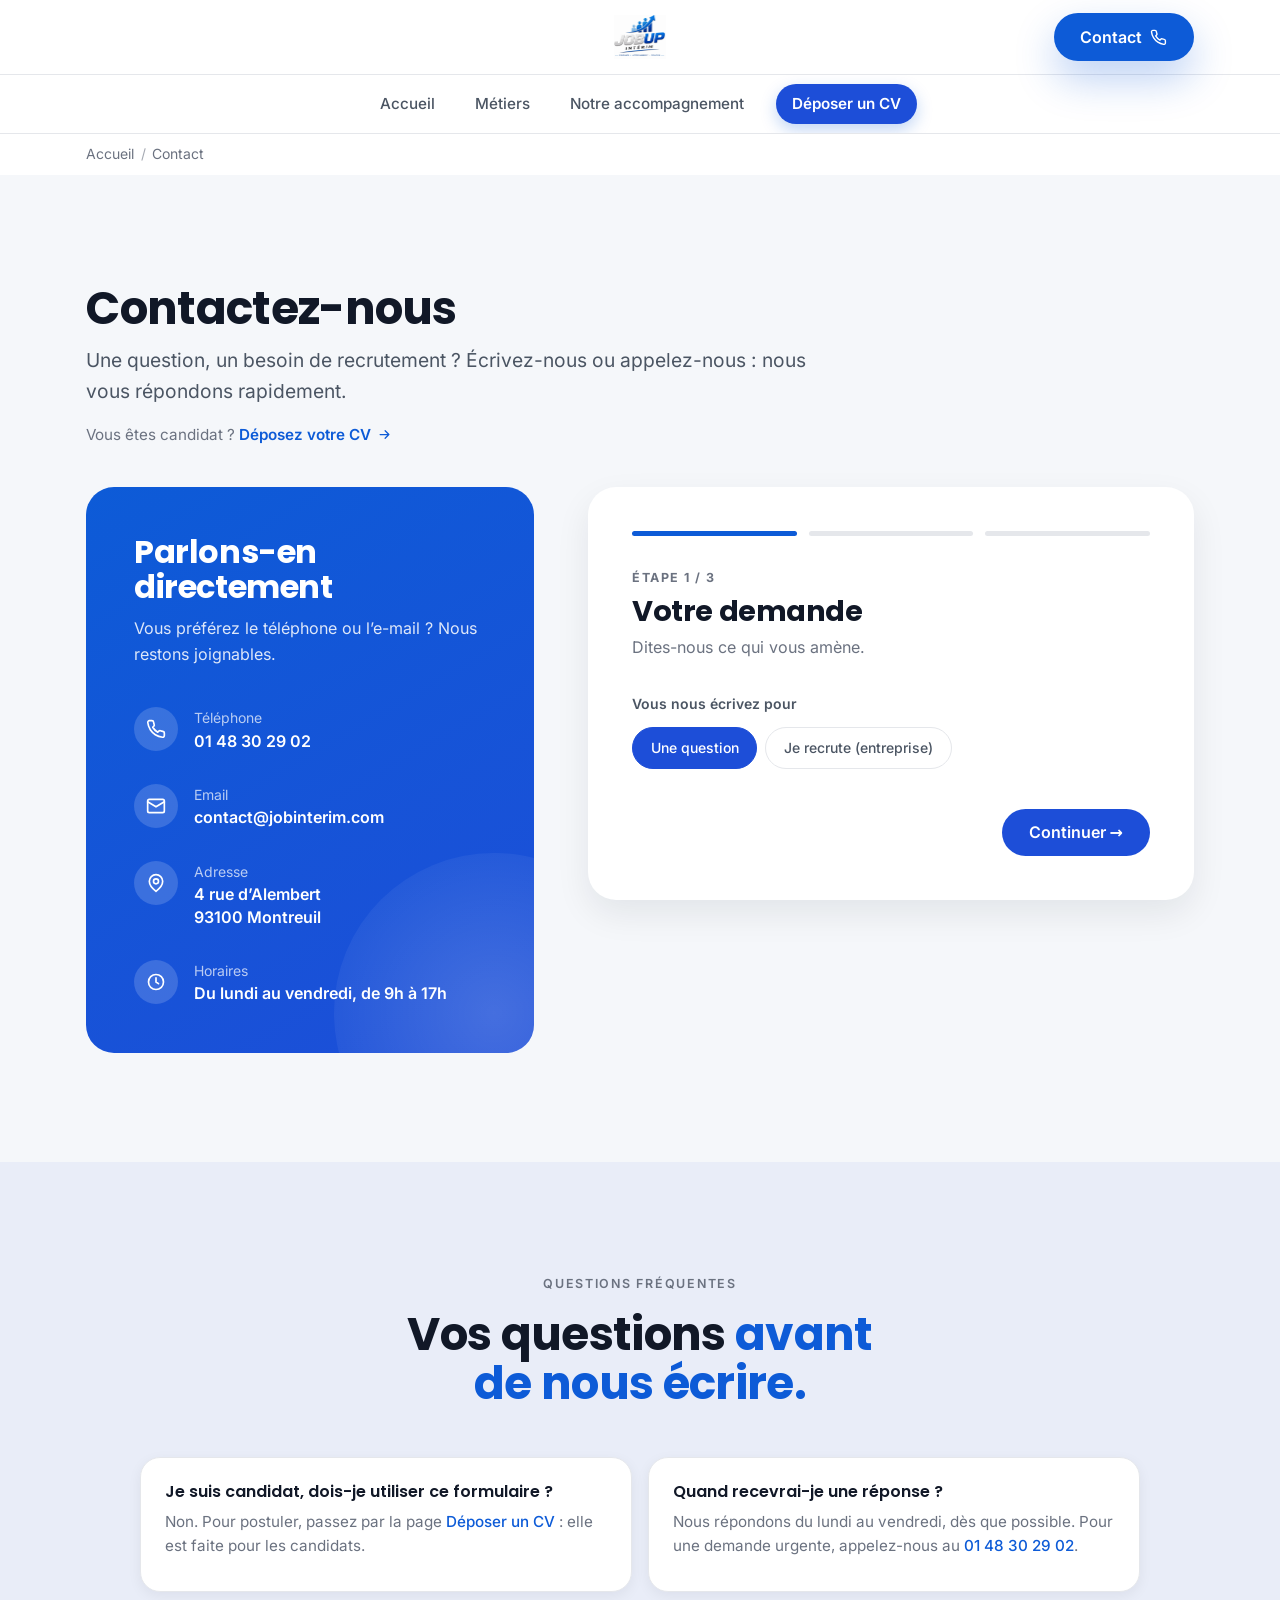
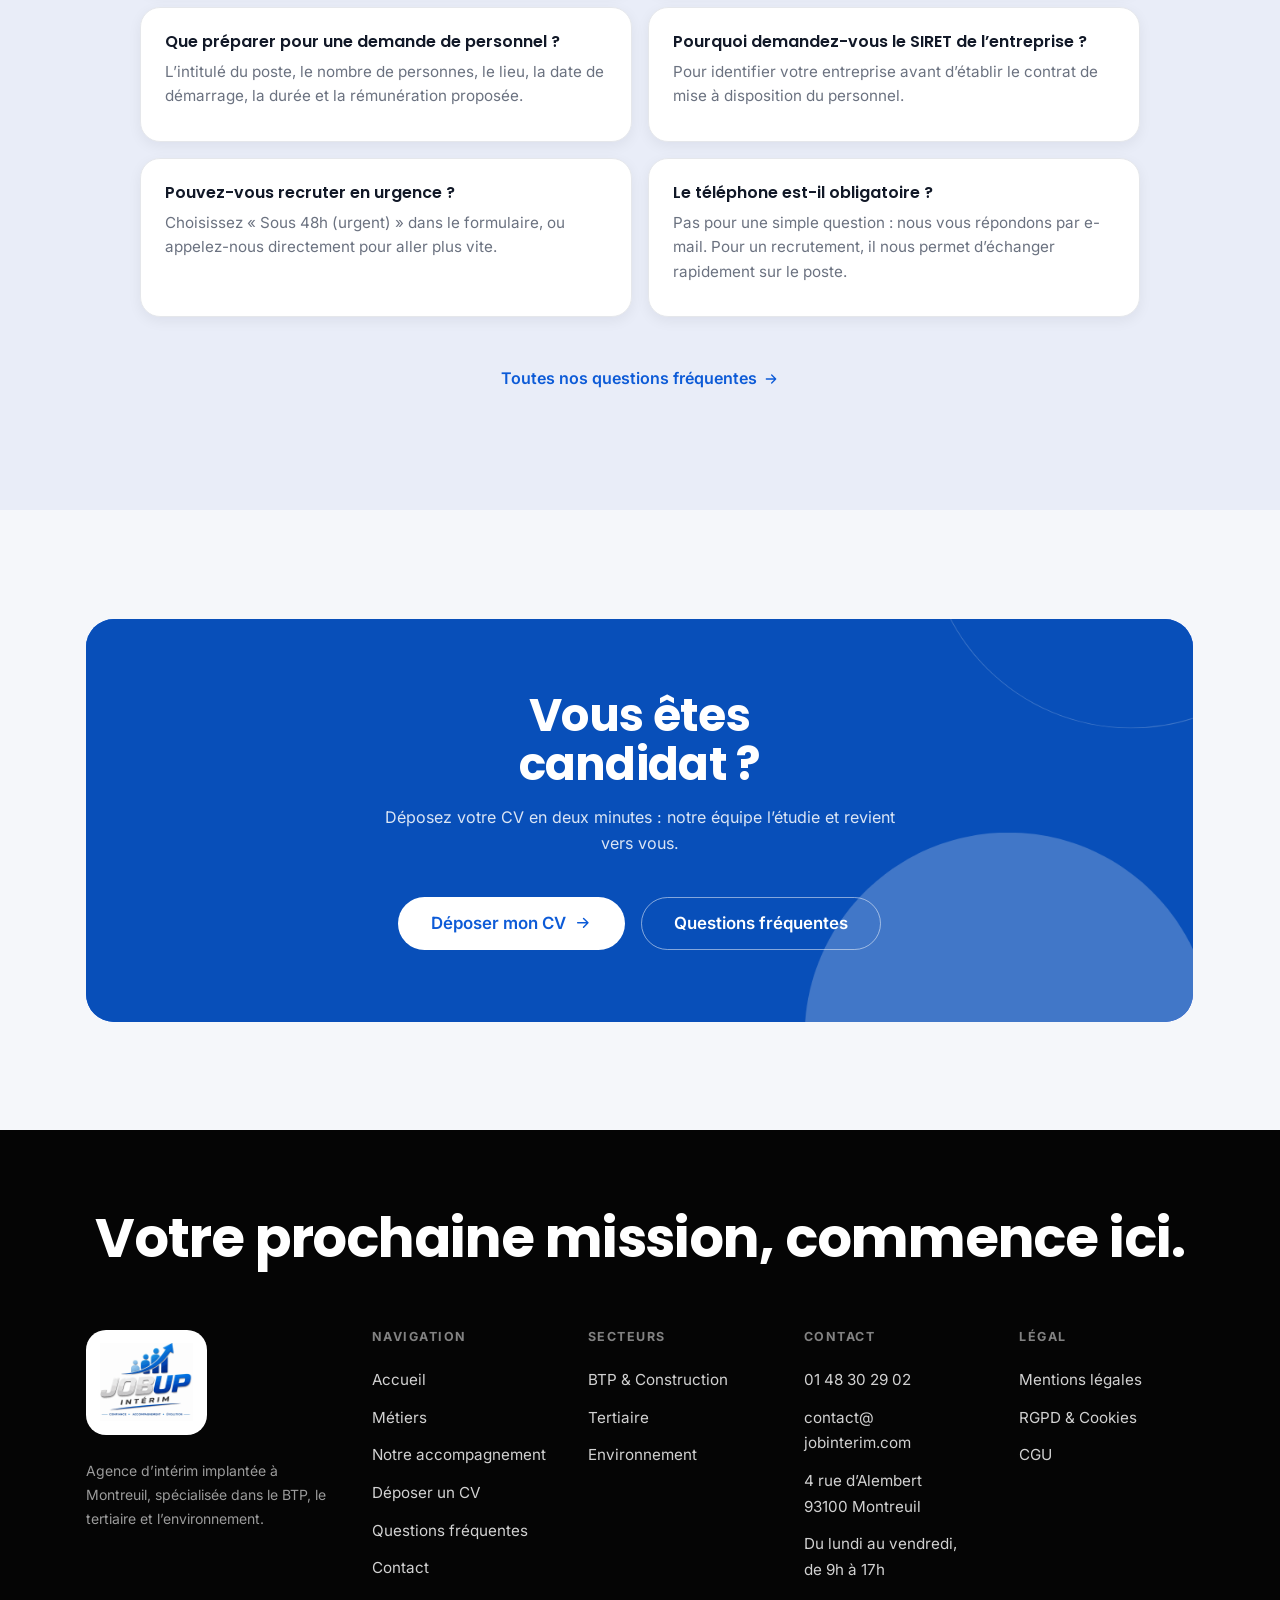
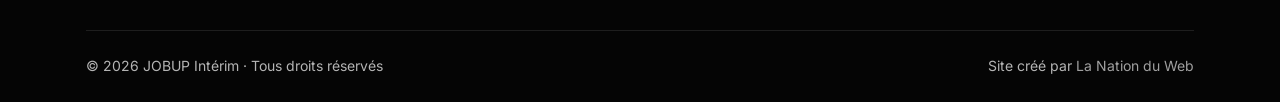
<file: contact/index.html>
<!DOCTYPE html>
<html lang="fr">
<head>
  <meta charset="UTF-8" />
  <meta name="viewport" content="width=device-width, initial-scale=1.0" />
  <!-- PHASE DE DÉVELOPPEMENT — À SUPPRIMER AVANT LA MISE EN LIGNE SUR interimjobup.com -->
  <meta name="robots" content="noindex, nofollow" />
  <title>Contact — JOBUP Intérim | Questions et entreprises</title>
  <meta name="description" content="Une question, un besoin de recrutement ? Contactez JOBUP Intérim, agence d'intérim à Montreuil : téléphone, e-mail ou formulaire." />
  <meta name="theme-color" content="#0D5BD7" />
  <link rel="canonical" href="https://interimjobup.com/contact/" />

  <link rel="icon" href="../assets/icons/favicon.ico" sizes="any" />
  <link rel="icon" type="image/png" sizes="32x32" href="../assets/icons/favicon-32x32.png" />
  <link rel="icon" type="image/png" sizes="16x16" href="../assets/icons/favicon-16x16.png" />
  <link rel="apple-touch-icon" href="../assets/icons/apple-touch-icon.png" />

  <meta property="og:type" content="website" />
  <meta property="og:site_name" content="JOBUP Intérim" />
  <meta property="og:title" content="Contact — JOBUP Intérim | Questions et entreprises" />
  <meta property="og:description" content="Une question, un besoin de recrutement ? Contactez JOBUP Intérim, agence d'intérim à Montreuil : téléphone, e-mail ou formulaire." />
  <meta property="og:url" content="https://interimjobup.com/contact/" />
  <meta property="og:image" content="https://interimjobup.com/assets/images/og-image.jpg" />
  <meta property="og:locale" content="fr_FR" />
  <meta name="twitter:card" content="summary_large_image" />
  <meta name="twitter:title" content="Contact — JOBUP Intérim | Questions et entreprises" />
  <meta name="twitter:image" content="https://interimjobup.com/assets/images/og-image.jpg" />

  <link rel="preload" href="../assets/fonts/inter-latin.woff2" as="font" type="font/woff2" crossorigin />
  <link rel="preload" href="../assets/fonts/poppins-700-latin.woff2" as="font" type="font/woff2" crossorigin />

  <link rel="stylesheet" href="../assets/css/app.css?v=20261126g" />

  <script type="application/ld+json">
  {
    "@context": "https://schema.org",
    "@type": "BreadcrumbList",
    "itemListElement": [
      { "@type": "ListItem", "position": 1, "name": "Accueil",
        "item": "https://interimjobup.com/" },
      { "@type": "ListItem", "position": 2, "name": "Contact",
        "item": "https://interimjobup.com/contact/" }
    ]
  }
  </script>
</head>
<body>
  <a class="skip-link" href="#main">Aller au contenu</a>

  <header class="site-header" data-screen-label="Contact — header">
    <div class="container site-header__inner">
      <a class="brand" href="../" aria-label="JOBUP Intérim — Accueil">
        <img src="../assets/images/logo-jobup-full.png" alt="JOBUP Intérim — Confiance, accompagnement, évolution" width="420" height="352" />
      </a>
      <div class="header-actions">
        <a class="btn btn--primary" href="../contact/" aria-current="page">
          Contact
          <svg class="icon" viewBox="0 0 24 24" fill="none" stroke="currentColor" stroke-width="2" stroke-linecap="round" stroke-linejoin="round" aria-hidden="true"><path d="M22 16.92v3a2 2 0 0 1-2.18 2 19.79 19.79 0 0 1-8.63-3.07 19.5 19.5 0 0 1-6-6 19.79 19.79 0 0 1-3.07-8.67A2 2 0 0 1 4.11 2h3a2 2 0 0 1 2 1.72c.13.96.36 1.9.7 2.81a2 2 0 0 1-.45 2.11L8.09 9.91a16 16 0 0 0 6 6l1.27-1.27a2 2 0 0 1 2.11-.45c.91.34 1.85.57 2.81.7A2 2 0 0 1 22 16.92Z"/></svg>
        </a>
      </div>
    </div>
  </header>

  <!-- ============================= MENU ============================= -->
  <nav class="sub-nav" aria-label="Pages du site">
    <div class="container">
      <ul class="sub-nav__list">
        <li class="sub-nav__item--home"><a class="sub-nav__link" href="../">Accueil</a></li>
        <li><a class="sub-nav__link" href="../metiers/">Métiers</a></li>
        <li><a class="sub-nav__link" href="../accompagnement/"><span class="sub-nav__long">Notre accompagnement</span><span class="sub-nav__short">Accompagnement</span></a></li>
        <li><a class="sub-nav__link sub-nav__link--cta" href="../deposer-un-cv/">Déposer un CV</a></li>
      </ul>
    </div>
  </nav>

  <nav class="breadcrumb" aria-label="Fil d’Ariane">
    <div class="container">
      <ol class="breadcrumb__list">
        <li><a href="../">Accueil</a></li>
        <li class="breadcrumb__sep" aria-hidden="true">/</li>
        <li aria-current="page">Contact</li>
      </ol>
    </div>
  </nav>

  <main id="main" data-screen-label="Contact">
    <!-- ===================== COORDONNÉES + FORMULAIRE ===================== -->
    <section class="section contact-section" id="postuler" aria-labelledby="contact-title">
        <div class="container contact-head">
          <h1 id="contact-title" class="h2 contact-head__title">Contactez-nous</h1>
          <p class="lead">Une question, un besoin de recrutement&nbsp;? Écrivez-nous ou appelez-nous&nbsp;: nous vous répondons rapidement.</p>
          <p class="contact-head__switch">Vous êtes candidat&nbsp;? <a href="../deposer-un-cv/">Déposez votre CV <svg class="icon arrow" viewBox="0 0 24 24" fill="none" stroke="currentColor" stroke-width="2" stroke-linecap="round" stroke-linejoin="round" aria-hidden="true"><path d="M5 12h14M13 6l6 6-6 6"/></svg></a></p>
        </div>
      <div class="container contact-grid">
        <!-- Coordonnées -->
        <div class="contact-card">
          <span class="deco-circle deco-circle--fill" style="width:320px;height:320px;right:-120px;bottom:-120px"></span>
          <h2 class="contact-card__title">Parlons-en directement</h2>
          <p class="contact-card__intro">Vous préférez le téléphone ou l’e-mail&nbsp;? Nous restons joignables.</p>
          <ul class="contact-list">
            <li class="contact-list__item">
              <span class="contact-list__icon"><svg class="icon" viewBox="0 0 24 24" fill="none" stroke="currentColor" stroke-width="2" stroke-linecap="round" stroke-linejoin="round" aria-hidden="true"><path d="M22 16.92v3a2 2 0 0 1-2.18 2 19.79 19.79 0 0 1-8.63-3.07 19.5 19.5 0 0 1-6-6 19.79 19.79 0 0 1-3.07-8.67A2 2 0 0 1 4.11 2h3a2 2 0 0 1 2 1.72c.13.96.36 1.9.7 2.81a2 2 0 0 1-.45 2.11L8.09 9.91a16 16 0 0 0 6 6l1.27-1.27a2 2 0 0 1 2.11-.45c.91.34 1.85.57 2.81.7A2 2 0 0 1 22 16.92Z"/></svg></span>
              <div><p class="contact-list__label">Téléphone</p><p class="contact-list__value"><a href="tel:+33148302902" data-site-tel>01&nbsp;48&nbsp;30&nbsp;29&nbsp;02</a></p></div>
            </li>
            <li class="contact-list__item">
              <span class="contact-list__icon"><svg class="icon" viewBox="0 0 24 24" fill="none" stroke="currentColor" stroke-width="2" stroke-linecap="round" stroke-linejoin="round" aria-hidden="true"><rect x="2" y="4" width="20" height="16" rx="2"/><path d="m2 7 10 6 10-6"/></svg></span>
              <div><p class="contact-list__label">Email</p><p class="contact-list__value"><a href="mailto:contact@jobinterim.com" data-site-email>contact@<wbr>jobinterim.com</a></p></div>
            </li>
            <li class="contact-list__item">
              <span class="contact-list__icon"><svg class="icon" viewBox="0 0 24 24" fill="none" stroke="currentColor" stroke-width="2" stroke-linecap="round" stroke-linejoin="round" aria-hidden="true"><path d="M20 10c0 6-8 12-8 12s-8-6-8-12a8 8 0 0 1 16 0Z"/><circle cx="12" cy="10" r="3"/></svg></span>
              <div><p class="contact-list__label">Adresse</p><p class="contact-list__value" data-site="coordonnees.adresse">4 rue d’Alembert<br />93100&nbsp;Montreuil</p></div>
            </li>
            <li class="contact-list__item">
              <span class="contact-list__icon"><svg class="icon" viewBox="0 0 24 24" fill="none" stroke="currentColor" stroke-width="2" stroke-linecap="round" stroke-linejoin="round" aria-hidden="true"><circle cx="12" cy="12" r="9"/><path d="M12 7v5l3 2"/></svg></span>
              <div><p class="contact-list__label">Horaires</p><p class="contact-list__value" data-site="coordonnees.horaires">Du lundi au vendredi, de 9h à 17h</p></div>
            </li>
          </ul>
        </div>

        <!-- Formulaire multi-étapes -->
        <form class="form-card" data-multistep novalidate aria-label="Formulaire de contact">
          <!-- Champ piège anti-robot : doit rester vide -->
          <div class="visually-hidden" aria-hidden="true"><label>Site web <input type="text" name="site_web" tabindex="-1" autocomplete="off" /></label></div>
          <div class="stepper" aria-hidden="true">
            <span class="stepper__seg" data-step-seg></span>
            <span class="stepper__seg" data-step-seg></span>
            <span class="stepper__seg" data-step-seg></span>
          </div>

          <!-- Step 1 : Profil -->
          <div class="form-step is-active" data-step="1">
            <p class="form-step__kicker">Étape <span data-step-current>1</span> / <span data-step-total>3</span></p>
            <h2 class="form-step__title">Votre demande</h2>
            <p class="form-step__subtitle">Dites-nous ce qui vous amène.</p>

            <div class="segmented-block">
              <span class="field__label">Vous nous écrivez pour</span>
              <div class="segmented" data-segmented role="group" aria-label="Vous nous écrivez pour">
                <button type="button" class="segmented__option is-active" aria-pressed="true" data-value="Question">Une question</button>
                <button type="button" class="segmented__option" aria-pressed="false" data-value="Entreprise">Je recrute (entreprise)</button>
              </div>
              <input type="hidden" name="profil_type" value="Question" />
            </div>
          </div>

          <!-- Step 2 : Votre besoin -->
          <div class="form-step" data-step="2">
            <p class="form-step__kicker">Étape <span data-step-current>2</span> / <span data-step-total>3</span></p>
            <!-- ===== QUESTION ===== -->
            <div data-profil-panel="Question">
              <h2 class="form-step__title">Votre question</h2>
              <p class="form-step__subtitle">Posez-nous votre question&nbsp;: nous vous répondons rapidement.</p>
              <label class="field">
                <span class="field__label">Sujet <span class="upload__opt">— facultatif</span></span>
                <input class="input" type="text" name="sujet" placeholder="Une mission, un document, un rendez-vous…" maxlength="150" />
              </label>
              <label class="field" style="margin-top:1.5rem">
                <span class="field__label">Votre message <span class="upload__req" aria-hidden="true">*</span></span>
                <textarea class="textarea" name="message" placeholder="Écrivez votre question…" required maxlength="3000"></textarea>
                <span class="field-error" hidden>Merci d’écrire votre question.</span>
              </label>
            </div>

            <!-- ===== ENTREPRISE ===== -->
            <div data-profil-panel="Entreprise" hidden>
              <h2 class="form-step__title">Votre offre / besoin de recrutement</h2>
              <p class="form-step__subtitle">Décrivez le poste à pourvoir : nous vous proposons des profils qualifiés sous 48h.</p>
              <div class="form-row form-row--2">
                <label class="field"><span class="field__label">Nom de l'entreprise <span class="upload__req" aria-hidden="true">*</span></span><input class="input" type="text" name="entreprise" placeholder="Votre société" required /><span class="field-error" hidden>Merci d'indiquer le nom de l'entreprise.</span></label>
                <label class="field"><span class="field__label">Secteur</span><select class="select" name="secteur_entreprise"><option value="BTP &amp; Construction">BTP &amp; Construction</option><option value="Tertiaire">Tertiaire</option><option value="Environnement">Environnement</option></select></label>
              </div>
              <div class="form-row form-row--2" style="margin-top:1.5rem">
                <label class="field"><span class="field__label">SIRET <span class="upload__req" aria-hidden="true">*</span></span><input class="input" type="text" name="siret" inputmode="numeric" placeholder="123 456 789 00012" required /><span class="field-error" hidden>Merci d'indiquer le SIRET.</span></label>
                <label class="field"><span class="field__label">N° TVA intracommunautaire <span class="upload__req" aria-hidden="true">*</span></span><input class="input" type="text" name="tva" placeholder="FR 12 345678901" required /><span class="field-error" hidden>Merci d'indiquer le numéro de TVA.</span></label>
              </div>
              <div class="form-row form-row--2" style="margin-top:1.5rem">
                <label class="field"><span class="field__label">Poste recherché <span class="upload__req" aria-hidden="true">*</span></span><input class="input" type="text" name="poste_entreprise" placeholder="2 maçons coffreurs" required /><span class="field-error" hidden>Merci d'indiquer le poste.</span></label>
                <label class="field"><span class="field__label">Type de contrat</span><select class="select" name="contrat_entreprise"><option>Intérim</option><option>CDD</option><option>CDI</option></select></label>
              </div>
              <div class="form-row form-row--2" style="margin-top:1.5rem">
                <label class="field"><span class="field__label">Nombre de postes</span><input class="input" type="text" name="nb_postes" placeholder="2" /></label>
                <label class="field"><span class="field__label">Lieu de la mission</span><input class="input" type="text" name="lieu_mission" placeholder="91130 Ris-Orangis" /></label>
              </div>
              <div class="form-row form-row--2" style="margin-top:1.5rem">
                <label class="field"><span class="field__label">Démarrage souhaité</span><select class="select" name="demarrage"><option>Dès que possible</option><option>Sous 48h (urgent)</option><option>Dans la semaine</option><option>Dans le mois</option></select></label>
                <label class="field"><span class="field__label">Durée de mission</span><input class="input" type="text" name="duree_mission" placeholder="3 mois renouvelable" /></label>
              </div>
              <label class="field" style="margin-top:1.5rem"><span class="field__label">Rémunération proposée</span><input class="input" type="text" name="remu_entreprise" placeholder="13,50 €/h ou 2 200 €/mois" /></label>
              <label class="field" style="margin-top:1.5rem"><span class="field__label">Description du poste</span><textarea class="textarea" name="desc_entreprise" placeholder="Présentez le poste et le contexte de la mission…"></textarea></label>
              <label class="field" style="margin-top:1.5rem"><span class="field__label">Missions principales</span><textarea class="textarea" name="missions_entreprise" placeholder="Les tâches principales…"></textarea></label>
              <label class="field" style="margin-top:1.5rem"><span class="field__label">Profil recherché</span><textarea class="textarea" name="profil_entreprise" placeholder="Expérience, diplômes, qualités…"></textarea></label>
              <label class="field" style="margin-top:1.5rem"><span class="field__label">Compétences / habilitations nécessaires</span><input class="input" type="text" name="habilitations" placeholder="CACES, Permis B, habilitation B1V…" /></label>
              <label class="field" style="margin-top:1.5rem"><span class="field__label">Message complémentaire <span class="upload__opt">— optionnel</span></span><textarea class="textarea" name="message_entreprise" placeholder="Toute information utile…"></textarea></label>
            </div>
          </div>

          <!-- Step 3 : Coordonnées -->
          <div class="form-step" data-step="3">
            <p class="form-step__kicker">Étape <span data-step-current>3</span> / <span data-step-total>3</span></p>
            <h2 class="form-step__title">Vos coordonnées</h2>
            <p class="form-step__subtitle">Pour que l'on puisse vous recontacter rapidement.</p>

            <div class="form-row form-row--2">
              <label class="field">
                <span class="field__label">Prénom <span class="upload__req" aria-hidden="true">*</span></span>
                <input class="input" type="text" name="prenom" placeholder="Votre prénom" required />
                <span class="field-error" hidden>Merci d'indiquer votre prénom.</span>
              </label>
              <label class="field">
                <span class="field__label">Nom <span class="upload__req" aria-hidden="true">*</span></span>
                <input class="input" type="text" name="nom" placeholder="Votre nom" required />
                <span class="field-error" hidden>Merci d'indiquer votre nom.</span>
              </label>
            </div>

            <div class="form-row form-row--2">
              <label class="field">
                <span class="field__label">Email <span class="upload__req" aria-hidden="true">*</span></span>
                <input class="input" type="email" name="email" placeholder="vous@email.fr" required />
                <span class="field-error" hidden>Merci d'indiquer un email valide.</span>
              </label>
              <label class="field">
                <span class="field__label">Téléphone <span class="upload__req" aria-hidden="true" data-show-for="Entreprise" hidden>*</span><span class="upload__opt" data-show-for="Question">— facultatif</span></span>
                <input class="input" type="tel" name="telephone" placeholder="06 12 34 56 78" required data-optional-for="Question" />
                <span class="field-error" hidden>Merci d'indiquer un téléphone.</span>
              </label>
            </div>

            <div data-profil-panel="Entreprise" hidden style="margin-top:1.5rem">
              <label class="field"><span class="field__label">Fonction dans l'entreprise <span class="upload__req" aria-hidden="true">*</span></span><input class="input" type="text" name="fonction" placeholder="Responsable RH, dirigeant…" required /><span class="field-error" hidden>Merci d'indiquer votre fonction.</span></label>
            </div>

            <label class="check" style="margin-top:1.5rem; align-items:flex-start">
              <input type="checkbox" name="consent" required />
              <span class="check__box"></span>
              <span style="font-size:var(--fs-small)">J'accepte que mes informations soient utilisées pour être recontacté(e) par JOBUP Intérim.</span>
            </label>
            <span class="field-error" hidden>Merci d'accepter pour continuer.</span>
          </div>

          <!-- Success -->
          <div class="form-success" data-success>
            <span class="form-success__icon"><svg class="icon" viewBox="0 0 24 24" fill="none" stroke="currentColor" stroke-width="2.5" stroke-linecap="round" stroke-linejoin="round" aria-hidden="true"><path d="M20 6 9 17l-5-5"/></svg></span>
            <h2 class="form-step__title">Demande envoyée&nbsp;!</h2>
            <p class="form-step__subtitle">Merci&nbsp;! Notre équipe revient vers vous rapidement.</p>
          </div>

          <p class="form-alert" data-form-alert role="alert" hidden></p>

          <div class="form-actions">
            <button type="button" class="btn btn--ghost btn--back" data-prev>← Précédent</button>
            <button type="button" class="btn btn--deep" data-next>Continuer →</button>
            <button type="submit" class="btn btn--deep" data-submit style="display:none">Envoyer ma demande</button>
          </div>
        </form>
      </div>
    </section>

    <!-- ============================= QUESTIONS AVANT DE POSTULER ============================= -->
    <section class="section section--alt faq-cards" aria-labelledby="faq-cards-title">
      <div class="container">
        <div class="section-head section-head--center" data-animate="fade">
          <span class="eyebrow">Questions fréquentes</span>
          <h2 id="faq-cards-title" class="h2">Vos questions <span class="text-accent">avant de nous écrire.</span></h2>
        </div>
        <div class="faq-cards__grid">
          <article class="faq-card" data-animate>
            <h3 class="faq-card__q"><button class="faq-card__btn" type="button" aria-expanded="true" aria-controls="faq-card-1">Je suis candidat, dois-je utiliser ce formulaire&nbsp;?<span class="faq-card__toggle" aria-hidden="true"><svg class="icon" viewBox="0 0 24 24" fill="none" stroke="currentColor" stroke-width="2.5" stroke-linecap="round" stroke-linejoin="round"><path d="M12 5v14M5 12h14"/></svg></span></button></h3>
            <div class="faq-card__a" id="faq-card-1"><p>Non. Pour postuler, passez par la page <a href="../deposer-un-cv/">Déposer un CV</a>&nbsp;: elle est faite pour les candidats.</p></div>
          </article>
          <article class="faq-card" data-animate data-animate-delay="1">
            <h3 class="faq-card__q"><button class="faq-card__btn" type="button" aria-expanded="true" aria-controls="faq-card-2">Quand recevrai-je une réponse&nbsp;?<span class="faq-card__toggle" aria-hidden="true"><svg class="icon" viewBox="0 0 24 24" fill="none" stroke="currentColor" stroke-width="2.5" stroke-linecap="round" stroke-linejoin="round"><path d="M12 5v14M5 12h14"/></svg></span></button></h3>
            <div class="faq-card__a" id="faq-card-2"><p>Nous répondons du lundi au vendredi, dès que possible. Pour une demande urgente, appelez-nous au <a href="tel:+33148302902">01&nbsp;48&nbsp;30&nbsp;29&nbsp;02</a>.</p></div>
          </article>
          <article class="faq-card" data-animate>
            <h3 class="faq-card__q"><button class="faq-card__btn" type="button" aria-expanded="true" aria-controls="faq-card-3">Que préparer pour une demande de personnel&nbsp;?<span class="faq-card__toggle" aria-hidden="true"><svg class="icon" viewBox="0 0 24 24" fill="none" stroke="currentColor" stroke-width="2.5" stroke-linecap="round" stroke-linejoin="round"><path d="M12 5v14M5 12h14"/></svg></span></button></h3>
            <div class="faq-card__a" id="faq-card-3"><p>L’intitulé du poste, le nombre de personnes, le lieu, la date de démarrage, la durée et la rémunération proposée.</p></div>
          </article>
          <article class="faq-card" data-animate data-animate-delay="1">
            <h3 class="faq-card__q"><button class="faq-card__btn" type="button" aria-expanded="true" aria-controls="faq-card-4">Pourquoi demandez-vous le SIRET de l’entreprise&nbsp;?<span class="faq-card__toggle" aria-hidden="true"><svg class="icon" viewBox="0 0 24 24" fill="none" stroke="currentColor" stroke-width="2.5" stroke-linecap="round" stroke-linejoin="round"><path d="M12 5v14M5 12h14"/></svg></span></button></h3>
            <div class="faq-card__a" id="faq-card-4"><p>Pour identifier votre entreprise avant d’établir le contrat de mise à disposition du personnel.</p></div>
          </article>
          <article class="faq-card" data-animate>
            <h3 class="faq-card__q"><button class="faq-card__btn" type="button" aria-expanded="true" aria-controls="faq-card-5">Pouvez-vous recruter en urgence&nbsp;?<span class="faq-card__toggle" aria-hidden="true"><svg class="icon" viewBox="0 0 24 24" fill="none" stroke="currentColor" stroke-width="2.5" stroke-linecap="round" stroke-linejoin="round"><path d="M12 5v14M5 12h14"/></svg></span></button></h3>
            <div class="faq-card__a" id="faq-card-5"><p>Choisissez «&nbsp;Sous 48h (urgent)&nbsp;» dans le formulaire, ou appelez-nous directement pour aller plus vite.</p></div>
          </article>
          <article class="faq-card" data-animate data-animate-delay="1">
            <h3 class="faq-card__q"><button class="faq-card__btn" type="button" aria-expanded="true" aria-controls="faq-card-6">Le téléphone est-il obligatoire&nbsp;?<span class="faq-card__toggle" aria-hidden="true"><svg class="icon" viewBox="0 0 24 24" fill="none" stroke="currentColor" stroke-width="2.5" stroke-linecap="round" stroke-linejoin="round"><path d="M12 5v14M5 12h14"/></svg></span></button></h3>
            <div class="faq-card__a" id="faq-card-6"><p>Pas pour une simple question&nbsp;: nous vous répondons par e-mail. Pour un recrutement, il nous permet d’échanger rapidement sur le poste.</p></div>
          </article>
        </div>
        <p class="faq-cards__more"><a href="../faq/">Toutes nos questions fréquentes <svg class="icon arrow" viewBox="0 0 24 24" fill="none" stroke="currentColor" stroke-width="2" stroke-linecap="round" stroke-linejoin="round" aria-hidden="true"><path d="M5 12h14M13 6l6 6-6 6"/></svg></a></p>
      </div>
    </section>

    <section class="section section--white cta-banner" aria-labelledby="cta-title">
      <div class="container">
        <div class="cta-banner__box" data-animate="fade">
          <img class="cta-banner__bg" src="../assets/images/bg-blue-1.png" alt="" aria-hidden="true" width="1366" height="768" />
          <h2 id="cta-title" class="cta-banner__title h2">Vous êtes<br />candidat&nbsp;?</h2>
          <p class="cta-banner__text">Déposez votre CV en deux minutes&nbsp;: notre équipe l’étudie et revient vers vous.</p>
          <div class="cta-banner__actions">
            <a class="btn btn--white btn--lg" href="../deposer-un-cv/">Déposer mon CV <svg class="icon arrow" viewBox="0 0 24 24" fill="none" stroke="currentColor" stroke-width="2" stroke-linecap="round" stroke-linejoin="round" aria-hidden="true"><path d="M5 12h14M13 6l6 6-6 6"/></svg></a>
            <a class="btn btn--outline-invert btn--lg" href="../faq/">Questions fréquentes</a>
          </div>
        </div>
      </div>
    </section>
  </main>

  <footer class="site-footer" data-screen-label="Footer">
    <div class="container">
      <p class="footer-claim">Votre prochaine mission, commence&nbsp;ici.</p>
      <div class="footer-grid">
        <div class="footer-brand">
          <span class="footer-brand__logo"><img src="../assets/images/logo-jobup-full.png" alt="JOBUP Intérim" width="120" height="100" /></span>
          <p>Agence d’intérim implantée à Montreuil, spécialisée dans le BTP, le tertiaire et l’environnement.</p>
        </div>
        <div class="footer-col">
          <h2 class="footer-col__title">Navigation</h2>
          <ul class="footer-col__list">
            <li><a href="../">Accueil</a></li>
            <li><a href="../metiers/">Métiers</a></li>
            <li><a href="../accompagnement/">Notre accompagnement</a></li>
            <li><a href="../deposer-un-cv/">Déposer un CV</a></li>
            <li><a href="../faq/">Questions fréquentes</a></li>
            <li><a href="../contact/">Contact</a></li>
          </ul>
        </div>
        <div class="footer-col">
          <h2 class="footer-col__title">Secteurs</h2>
          <ul class="footer-col__list">
            <li><a href="../metiers/#btp">BTP &amp; Construction</a></li>
            <li><a href="../metiers/#tertiaire">Tertiaire</a></li>
            <li><a href="../metiers/#environnement">Environnement</a></li>
          </ul>
        </div>
        <div class="footer-col">
          <h2 class="footer-col__title">Contact</h2>
          <ul class="footer-col__list">
            <li><a href="tel:+33148302902" data-site-tel>01&nbsp;48&nbsp;30&nbsp;29&nbsp;02</a></li>
            <li><a href="mailto:contact@jobinterim.com" data-site-email>contact@<wbr>jobinterim.com</a></li>
            <li><span data-site="coordonnees.adresse">4 rue d’Alembert<br />93100&nbsp;Montreuil</span></li>
            <li><span data-site="coordonnees.horaires">Du lundi au vendredi, de 9h à 17h</span></li>
          </ul>
        </div>
        <div class="footer-col">
          <h2 class="footer-col__title">Légal</h2>
          <ul class="footer-col__list">
            <li><a href="#">Mentions légales</a></li>
            <li><a href="#">RGPD &amp; Cookies</a></li>
            <li><a href="#">CGU</a></li>
          </ul>
        </div>
      </div>
      <div class="footer-bottom">
        <span>© <span data-year>2026</span> JOBUP Intérim · Tous droits réservés</span>
        <span class="footer-credit">Site créé par <a href="https://lanationduweb.fr" target="_blank" rel="noopener">La Nation du Web</a></span>
      </div>
    </div>
  </footer>

  <script src="../assets/js/config.js?v=20261126g" defer></script>
  <script src="../assets/js/site.js?v=20261126g" defer></script>
  <script src="../assets/js/main.js?v=20261126g" defer></script>
  <script src="../assets/js/animations.js?v=20261126g" defer></script>
  <script src="../assets/js/contact.js?v=20261126g" defer></script>
</body>
</html>
</file>
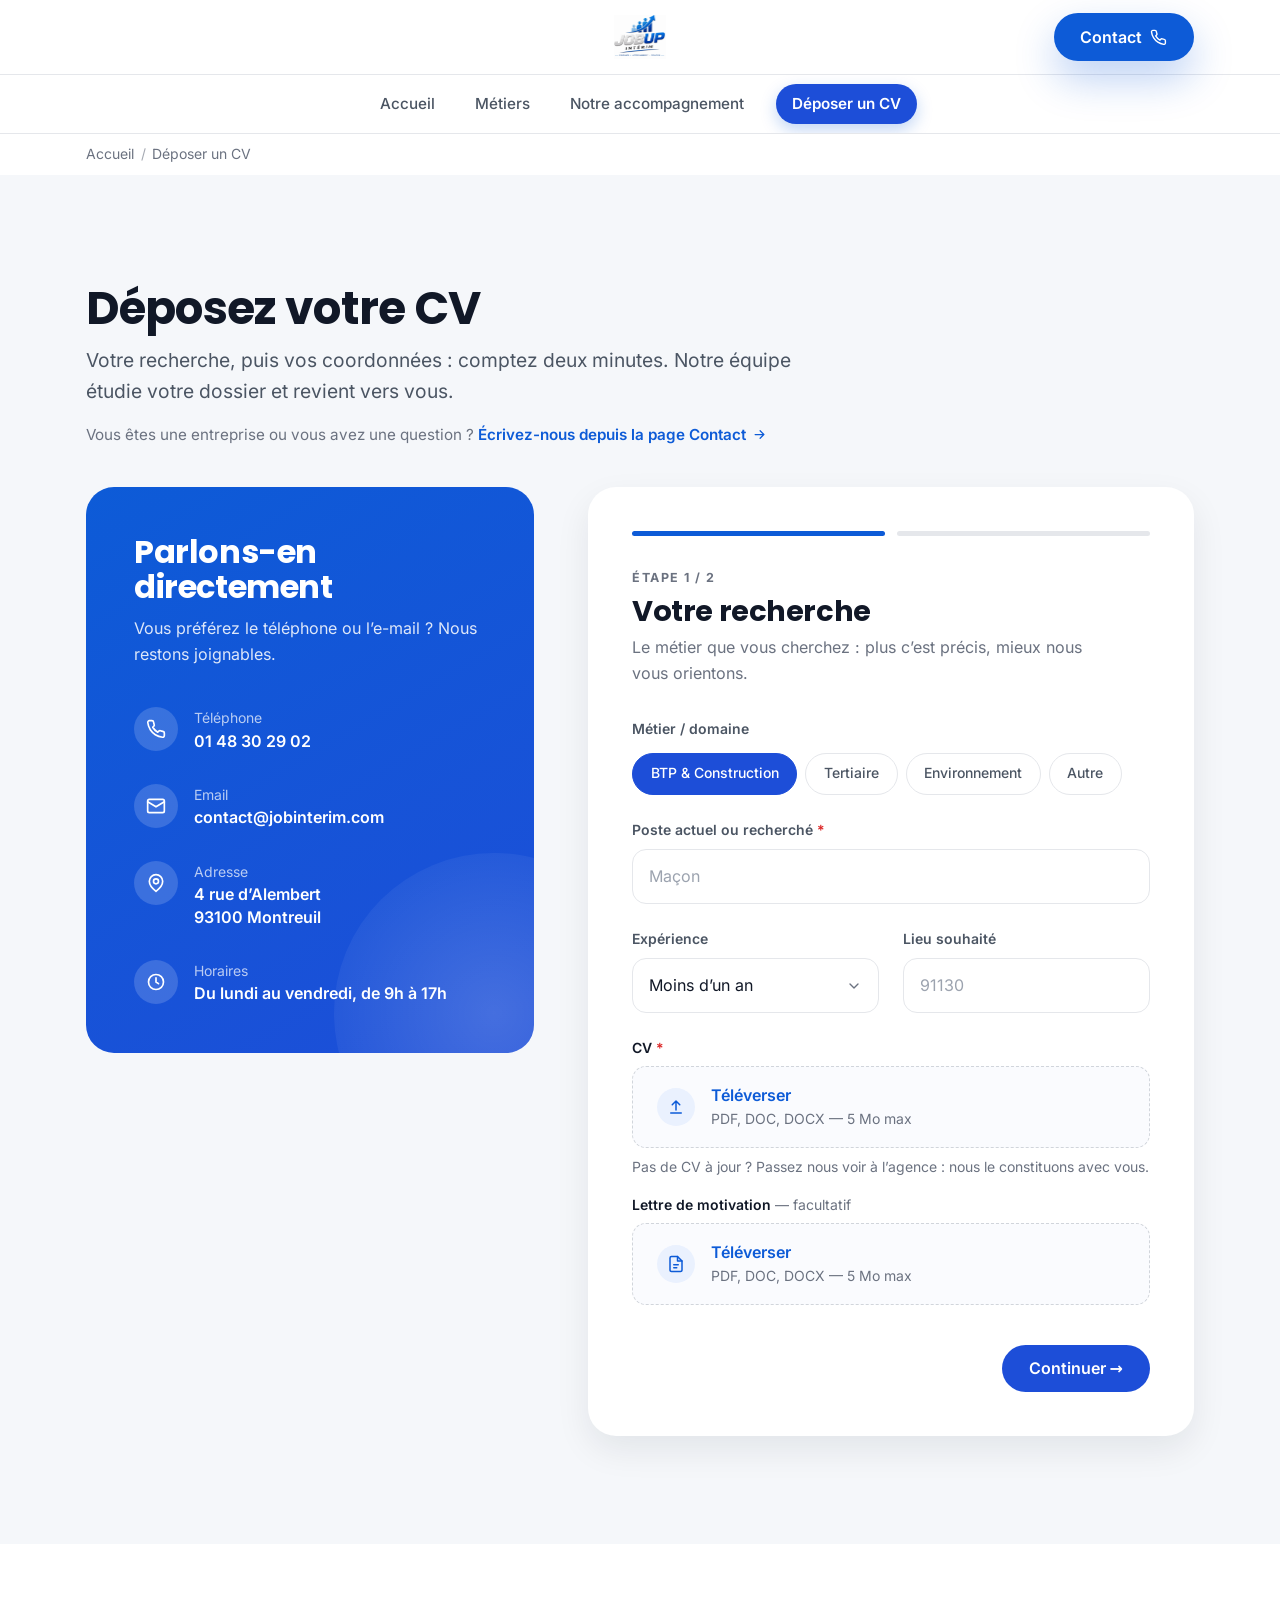
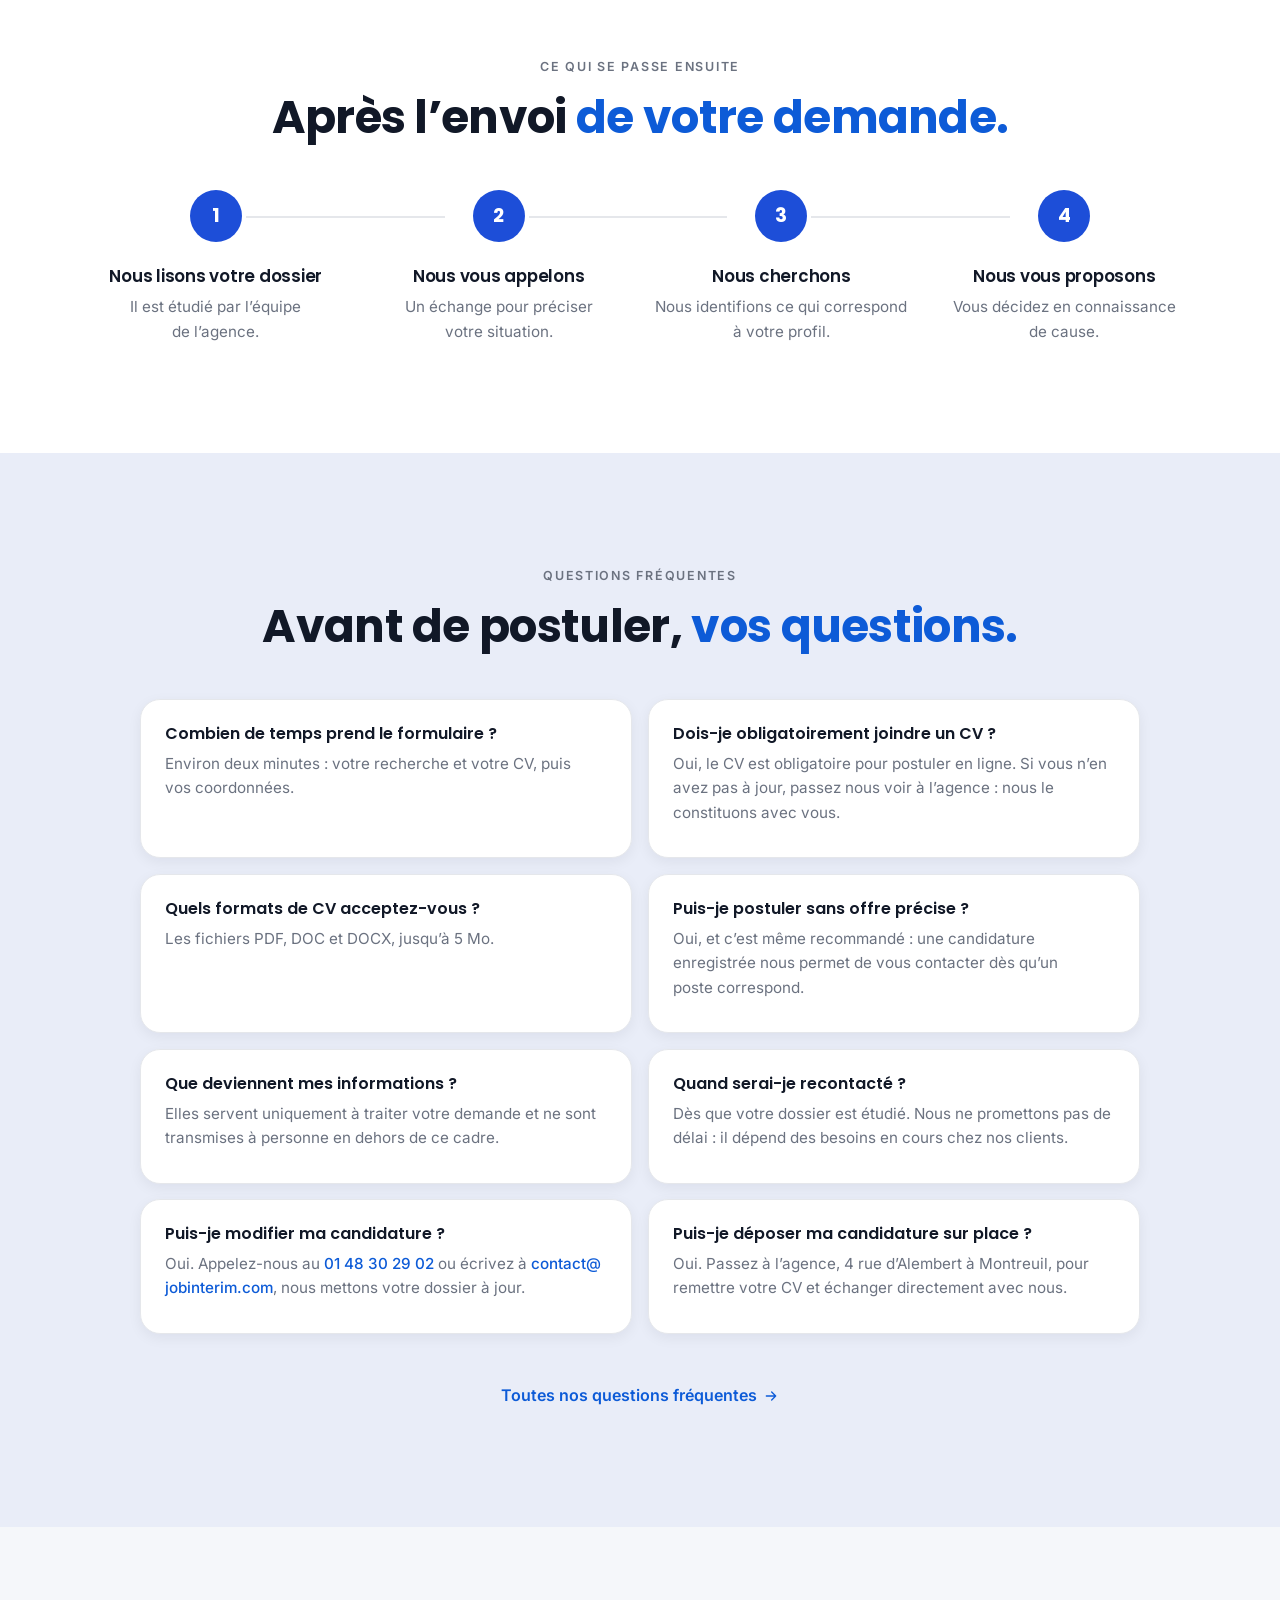
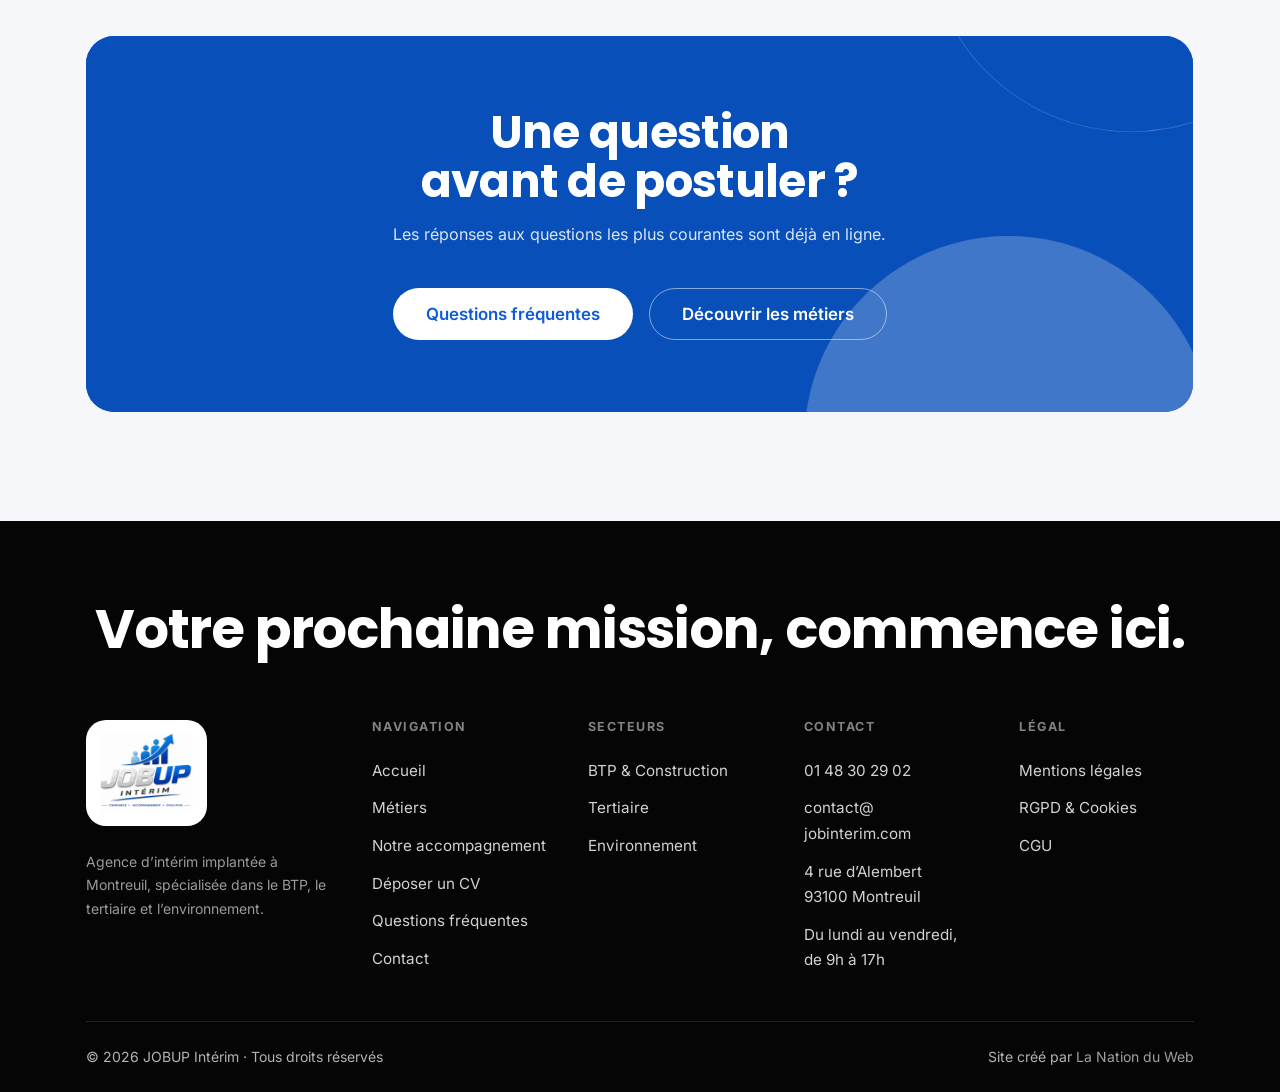
<file: deposer-un-cv/index.html>
<!DOCTYPE html>
<html lang="fr">
<head>
  <meta charset="UTF-8" />
  <meta name="viewport" content="width=device-width, initial-scale=1.0" />
  <!-- PHASE DE DÉVELOPPEMENT — À SUPPRIMER AVANT LA MISE EN LIGNE SUR interimjobup.com -->
  <meta name="robots" content="noindex, nofollow" />
  <title>Déposer un CV — Boîte d'intérim à Montreuil (93)</title>
  <meta name="description" content="Déposez votre CV en 2 minutes auprès de notre boîte d'intérim à Montreuil pour trouver un travail, ou transmettez votre besoin de personnel." />
  <meta name="theme-color" content="#0D5BD7" />
  <link rel="canonical" href="https://interimjobup.com/deposer-un-cv/" />

  <link rel="icon" href="../assets/icons/favicon.ico" sizes="any" />
  <link rel="icon" type="image/png" sizes="32x32" href="../assets/icons/favicon-32x32.png" />
  <link rel="icon" type="image/png" sizes="16x16" href="../assets/icons/favicon-16x16.png" />
  <link rel="apple-touch-icon" href="../assets/icons/apple-touch-icon.png" />

  <meta property="og:type" content="website" />
  <meta property="og:site_name" content="JOBUP Intérim" />
  <meta property="og:title" content="Déposer un CV — Boîte d'intérim à Montreuil (93)" />
  <meta property="og:description" content="Déposez votre CV en 2 minutes auprès de notre boîte d'intérim à Montreuil pour trouver un travail, ou transmettez votre besoin de personnel." />
  <meta property="og:url" content="https://interimjobup.com/deposer-un-cv/" />
  <meta property="og:image" content="https://interimjobup.com/assets/images/og-image.jpg" />
  <meta property="og:locale" content="fr_FR" />
  <meta name="twitter:card" content="summary_large_image" />
  <meta name="twitter:title" content="Déposer un CV — Boîte d'intérim à Montreuil (93)" />
  <meta name="twitter:image" content="https://interimjobup.com/assets/images/og-image.jpg" />

  <link rel="preload" href="../assets/fonts/inter-latin.woff2" as="font" type="font/woff2" crossorigin />
  <link rel="preload" href="../assets/fonts/poppins-700-latin.woff2" as="font" type="font/woff2" crossorigin />

  <link rel="stylesheet" href="../assets/css/app.css?v=20261126g" />

  <script type="application/ld+json">
  {
    "@context": "https://schema.org",
    "@type": "BreadcrumbList",
    "itemListElement": [
      { "@type": "ListItem", "position": 1, "name": "Accueil",
        "item": "https://interimjobup.com/" },
      { "@type": "ListItem", "position": 2, "name": "Déposer un CV",
        "item": "https://interimjobup.com/deposer-un-cv/" }
    ]
  }
  </script>
</head>
<body>
  <a class="skip-link" href="#main">Aller au contenu</a>

  <header class="site-header" data-screen-label="Contact — header">
    <div class="container site-header__inner">
      <a class="brand" href="../" aria-label="JOBUP Intérim — Accueil">
        <img src="../assets/images/logo-jobup-full.png" alt="JOBUP Intérim — Confiance, accompagnement, évolution" width="420" height="352" />
      </a>
      <div class="header-actions">
        <a class="btn btn--primary" href="../contact/" aria-current="page">
          Contact
          <svg class="icon" viewBox="0 0 24 24" fill="none" stroke="currentColor" stroke-width="2" stroke-linecap="round" stroke-linejoin="round" aria-hidden="true"><path d="M22 16.92v3a2 2 0 0 1-2.18 2 19.79 19.79 0 0 1-8.63-3.07 19.5 19.5 0 0 1-6-6 19.79 19.79 0 0 1-3.07-8.67A2 2 0 0 1 4.11 2h3a2 2 0 0 1 2 1.72c.13.96.36 1.9.7 2.81a2 2 0 0 1-.45 2.11L8.09 9.91a16 16 0 0 0 6 6l1.27-1.27a2 2 0 0 1 2.11-.45c.91.34 1.85.57 2.81.7A2 2 0 0 1 22 16.92Z"/></svg>
        </a>
      </div>
    </div>
  </header>

  <!-- ============================= MENU ============================= -->
  <nav class="sub-nav" aria-label="Pages du site">
    <div class="container">
      <ul class="sub-nav__list">
        <li class="sub-nav__item--home"><a class="sub-nav__link" href="../">Accueil</a></li>
        <li><a class="sub-nav__link" href="../metiers/">Métiers</a></li>
        <li><a class="sub-nav__link" href="../accompagnement/"><span class="sub-nav__long">Notre accompagnement</span><span class="sub-nav__short">Accompagnement</span></a></li>
        <li><a class="sub-nav__link sub-nav__link--cta" href="../deposer-un-cv/" aria-current="page">Déposer un CV</a></li>
      </ul>
    </div>
  </nav>

  <nav class="breadcrumb" aria-label="Fil d’Ariane">
    <div class="container">
      <ol class="breadcrumb__list">
        <li><a href="../">Accueil</a></li>
        <li class="breadcrumb__sep" aria-hidden="true">/</li>
        <li aria-current="page">Déposer un CV</li>
      </ol>
    </div>
  </nav>

  <main id="main" data-screen-label="Déposer un CV">
    <!-- ===================== COORDONNÉES + FORMULAIRE ===================== -->
    <section class="section contact-section" id="postuler" aria-labelledby="contact-title">
        <div class="container contact-head">
          <h1 id="contact-title" class="h2 contact-head__title">Déposez votre CV</h1>
          <p class="lead">Votre recherche, puis vos coordonnées&nbsp;: comptez deux minutes. Notre équipe étudie votre dossier et revient vers vous.</p>
          <p class="contact-head__switch">Vous êtes une entreprise ou vous avez une question&nbsp;? <a href="../contact/">Écrivez-nous depuis la page Contact <svg class="icon arrow" viewBox="0 0 24 24" fill="none" stroke="currentColor" stroke-width="2" stroke-linecap="round" stroke-linejoin="round" aria-hidden="true"><path d="M5 12h14M13 6l6 6-6 6"/></svg></a></p>
        </div>
      <div class="container contact-grid">
        <!-- Coordonnées -->
        <div class="contact-card">
          <span class="deco-circle deco-circle--fill" style="width:320px;height:320px;right:-120px;bottom:-120px"></span>
          <h2 class="contact-card__title">Parlons-en directement</h2>
          <p class="contact-card__intro">Vous préférez le téléphone ou l’e-mail&nbsp;? Nous restons joignables.</p>
          <ul class="contact-list">
            <li class="contact-list__item">
              <span class="contact-list__icon"><svg class="icon" viewBox="0 0 24 24" fill="none" stroke="currentColor" stroke-width="2" stroke-linecap="round" stroke-linejoin="round" aria-hidden="true"><path d="M22 16.92v3a2 2 0 0 1-2.18 2 19.79 19.79 0 0 1-8.63-3.07 19.5 19.5 0 0 1-6-6 19.79 19.79 0 0 1-3.07-8.67A2 2 0 0 1 4.11 2h3a2 2 0 0 1 2 1.72c.13.96.36 1.9.7 2.81a2 2 0 0 1-.45 2.11L8.09 9.91a16 16 0 0 0 6 6l1.27-1.27a2 2 0 0 1 2.11-.45c.91.34 1.85.57 2.81.7A2 2 0 0 1 22 16.92Z"/></svg></span>
              <div><p class="contact-list__label">Téléphone</p><p class="contact-list__value"><a href="tel:+33148302902" data-site-tel>01&nbsp;48&nbsp;30&nbsp;29&nbsp;02</a></p></div>
            </li>
            <li class="contact-list__item">
              <span class="contact-list__icon"><svg class="icon" viewBox="0 0 24 24" fill="none" stroke="currentColor" stroke-width="2" stroke-linecap="round" stroke-linejoin="round" aria-hidden="true"><rect x="2" y="4" width="20" height="16" rx="2"/><path d="m2 7 10 6 10-6"/></svg></span>
              <div><p class="contact-list__label">Email</p><p class="contact-list__value"><a href="mailto:contact@jobinterim.com" data-site-email>contact@<wbr>jobinterim.com</a></p></div>
            </li>
            <li class="contact-list__item">
              <span class="contact-list__icon"><svg class="icon" viewBox="0 0 24 24" fill="none" stroke="currentColor" stroke-width="2" stroke-linecap="round" stroke-linejoin="round" aria-hidden="true"><path d="M20 10c0 6-8 12-8 12s-8-6-8-12a8 8 0 0 1 16 0Z"/><circle cx="12" cy="10" r="3"/></svg></span>
              <div><p class="contact-list__label">Adresse</p><p class="contact-list__value" data-site="coordonnees.adresse">4 rue d’Alembert<br />93100&nbsp;Montreuil</p></div>
            </li>
            <li class="contact-list__item">
              <span class="contact-list__icon"><svg class="icon" viewBox="0 0 24 24" fill="none" stroke="currentColor" stroke-width="2" stroke-linecap="round" stroke-linejoin="round" aria-hidden="true"><circle cx="12" cy="12" r="9"/><path d="M12 7v5l3 2"/></svg></span>
              <div><p class="contact-list__label">Horaires</p><p class="contact-list__value" data-site="coordonnees.horaires">Du lundi au vendredi, de 9h à 17h</p></div>
            </li>
          </ul>
        </div>

        <!-- Formulaire multi-étapes -->
        <form class="form-card" data-multistep novalidate aria-label="Formulaire de candidature">
          <!-- Champ piège anti-robot : doit rester vide -->
          <div class="visually-hidden" aria-hidden="true"><label>Site web <input type="text" name="site_web" tabindex="-1" autocomplete="off" /></label></div>
          <!-- Récapitulatif candidature (pré-rempli depuis une offre) -->
          <div class="stepper" aria-hidden="true">
            <span class="stepper__seg" data-step-seg></span>
            <span class="stepper__seg" data-step-seg></span>
          </div>

          <!-- Step 2 : Votre besoin -->
          <div class="form-step" data-step="2">
            <p class="form-step__kicker">Étape <span data-step-current>1</span> / <span data-step-total>2</span></p>
            <!-- ===== CANDIDAT ===== -->
            <div data-profil-panel="Candidat">
              <h2 class="form-step__title">Votre recherche</h2>
              <p class="form-step__subtitle">Le métier que vous cherchez&nbsp;: plus c’est précis, mieux nous vous orientons.</p>

              <div class="segmented-block">
                <span class="field__label">Métier / domaine</span>
                <div class="segmented" data-segmented role="group" aria-label="Métier ou domaine">
                  <button type="button" class="segmented__option is-active" aria-pressed="true" data-value="BTP &amp; Construction">BTP &amp; Construction</button>
                  <button type="button" class="segmented__option" aria-pressed="false" data-value="Tertiaire">Tertiaire</button>
                  <button type="button" class="segmented__option" aria-pressed="false" data-value="Environnement">Environnement</button>
                  <button type="button" class="segmented__option" aria-pressed="false" data-value="Autre">Autre</button>
                </div>
                <input type="hidden" name="metier" value="BTP &amp; Construction" />
              </div>

              <label class="field">
                <span class="field__label">Poste actuel ou recherché <span class="upload__req" aria-hidden="true">*</span></span>
                <input class="input" type="text" name="poste" placeholder="Maçon" required />
                <span class="field-error" hidden>Merci d'indiquer un poste.</span>
              </label>

              <div class="form-row form-row--2">
                <label class="field">
                  <span class="field__label">Expérience</span>
                  <select class="select" name="experience">
                    <option>Moins d’un an</option>
                    <option>1 à 3 ans</option>
                    <option>3 à 5 ans</option>
                    <option>5 à 10 ans</option>
                    <option>Plus de 10 ans</option>
                  </select>
                </label>
                <label class="field">
                  <span class="field__label">Lieu souhaité</span>
                  <input class="input" type="text" name="lieu" placeholder="91130" />
                </label>
              </div>

              <div class="uploads">
                <!-- CV (obligatoire) -->
                <div class="upload">
                  <span class="upload__label">CV <span class="upload__req" aria-hidden="true">*</span></span>
                  <div class="dropzone dropzone--compact" data-dropzone data-required-file tabindex="0" role="button" aria-label="Téléverser votre CV">
                    <input type="file" name="cv" accept=".pdf,.doc,.docx" hidden />
                    <div class="dropzone__prompt">
                      <span class="dropzone__icon"><svg class="icon" viewBox="0 0 24 24" fill="none" stroke="currentColor" stroke-width="2" stroke-linecap="round" stroke-linejoin="round" aria-hidden="true"><path d="M12 16V4M7 9l5-5 5 5"/><path d="M5 20h14"/></svg></span>
                      <span class="dropzone__body"><span class="dropzone__title">Téléverser</span><span class="dropzone__hint">PDF, DOC, DOCX&nbsp;— 5&nbsp;Mo&nbsp;max</span></span>
                    </div>
                    <div class="dropzone__file">
                      <svg class="icon" viewBox="0 0 24 24" fill="none" stroke="currentColor" stroke-width="2" stroke-linecap="round" stroke-linejoin="round" aria-hidden="true"><path d="M14 2H6a2 2 0 0 0-2 2v16a2 2 0 0 0 2 2h12a2 2 0 0 0 2-2V8z"/><path d="M14 2v6h6"/></svg>
                      <span data-file-name>document.pdf</span>
                      <button type="button" class="dropzone__remove" data-file-remove>Retirer</button>
                    </div>
                  </div>
                  <span class="field-error" hidden>Merci de joindre votre CV.</span>
                  <span class="upload__note">Pas de CV à jour&nbsp;? Passez nous voir à l’agence&nbsp;: nous le constituons avec vous.</span>
                </div>

                <!-- Lettre de motivation (facultatif) -->
                <div class="upload">
                  <span class="upload__label">Lettre de motivation <span class="upload__opt">— facultatif</span></span>
                  <div class="dropzone dropzone--compact" data-dropzone tabindex="0" role="button" aria-label="Téléverser votre lettre de motivation">
                    <input type="file" name="lettre_motivation" accept=".pdf,.doc,.docx" hidden />
                    <div class="dropzone__prompt">
                      <span class="dropzone__icon"><svg class="icon" viewBox="0 0 24 24" fill="none" stroke="currentColor" stroke-width="2" stroke-linecap="round" stroke-linejoin="round" aria-hidden="true"><path d="M14 2H6a2 2 0 0 0-2 2v16a2 2 0 0 0 2 2h12a2 2 0 0 0 2-2V8z"/><path d="M14 2v6h6M9 13h6M9 17h4"/></svg></span>
                      <span class="dropzone__body"><span class="dropzone__title">Téléverser</span><span class="dropzone__hint">PDF, DOC, DOCX&nbsp;— 5&nbsp;Mo&nbsp;max</span></span>
                    </div>
                    <div class="dropzone__file">
                      <svg class="icon" viewBox="0 0 24 24" fill="none" stroke="currentColor" stroke-width="2" stroke-linecap="round" stroke-linejoin="round" aria-hidden="true"><path d="M14 2H6a2 2 0 0 0-2 2v16a2 2 0 0 0 2 2h12a2 2 0 0 0 2-2V8z"/><path d="M14 2v6h6"/></svg>
                      <span data-file-name>document.pdf</span>
                      <button type="button" class="dropzone__remove" data-file-remove>Retirer</button>
                    </div>
                  </div>
                
                </div>
              </div>
            </div>

          </div>

          <!-- Step 3 : Coordonnées -->
          <div class="form-step" data-step="3">
            <p class="form-step__kicker">Étape <span data-step-current>2</span> / <span data-step-total>2</span></p>
            <h2 class="form-step__title">Vos coordonnées</h2>
            <p class="form-step__subtitle">Pour que l'on puisse vous recontacter rapidement.</p>

            <div class="form-row form-row--2">
              <label class="field">
                <span class="field__label">Prénom <span class="upload__req" aria-hidden="true">*</span></span>
                <input class="input" type="text" name="prenom" placeholder="Votre prénom" required />
                <span class="field-error" hidden>Merci d'indiquer votre prénom.</span>
              </label>
              <label class="field">
                <span class="field__label">Nom <span class="upload__req" aria-hidden="true">*</span></span>
                <input class="input" type="text" name="nom" placeholder="Votre nom" required />
                <span class="field-error" hidden>Merci d'indiquer votre nom.</span>
              </label>
            </div>

            <div class="form-row form-row--2">
              <label class="field">
                <span class="field__label">Email <span class="upload__req" aria-hidden="true">*</span></span>
                <input class="input" type="email" name="email" placeholder="vous@email.fr" required />
                <span class="field-error" hidden>Merci d'indiquer un email valide.</span>
              </label>
              <label class="field">
                <span class="field__label">Téléphone <span class="upload__req" aria-hidden="true">*</span></span>
                <input class="input" type="tel" name="telephone" placeholder="06 12 34 56 78" required />
                <span class="field-error" hidden>Merci d'indiquer un téléphone.</span>
              </label>
            </div>

            <label class="field" style="margin-top:1.5rem">
              <span class="field__label">Votre message <span class="upload__opt">— optionnel</span></span>
              <textarea class="textarea" name="message" placeholder="Quelques mots sur vous, vos disponibilités, vos certifications…"></textarea>
            </label>

            <label class="check" style="margin-top:1.5rem; align-items:flex-start">
              <input type="checkbox" name="consent" required />
              <span class="check__box"></span>
              <span style="font-size:var(--fs-small)">J'accepte que mes informations soient utilisées pour être recontacté(e) par JOBUP Intérim.</span>
            </label>
            <span class="field-error" hidden>Merci d'accepter pour continuer.</span>
          </div>

          <!-- Success -->
          <div class="form-success" data-success>
            <span class="form-success__icon"><svg class="icon" viewBox="0 0 24 24" fill="none" stroke="currentColor" stroke-width="2.5" stroke-linecap="round" stroke-linejoin="round" aria-hidden="true"><path d="M20 6 9 17l-5-5"/></svg></span>
            <h2 class="form-step__title">Demande envoyée&nbsp;!</h2>
            <p class="form-step__subtitle">Merci&nbsp;! Notre équipe étudie votre demande et revient vers vous pour en parler.</p>
          </div>

          <p class="form-alert" data-form-alert role="alert" hidden></p>

          <div class="form-actions">
            <button type="button" class="btn btn--ghost btn--back" data-prev>← Précédent</button>
            <button type="button" class="btn btn--deep" data-next>Continuer →</button>
            <button type="submit" class="btn btn--deep" data-submit style="display:none">Envoyer ma demande</button>
          </div>
        </form>
      </div>
    </section>

    <!-- ===================== APRÈS L'ENVOI ===================== -->
    <section class="section section--white next-steps" aria-labelledby="next-title">
      <div class="container">
        <div class="section-head section-head--center">
          <span class="eyebrow">Ce qui se passe ensuite</span>
          <h2 id="next-title" class="h2">Après l’envoi <span class="text-accent">de votre demande.</span></h2>
        </div>
        <ol class="next-steps__list">
          <li class="next-step">
            <span class="next-step__num" aria-hidden="true">1</span>
            <div><h3 class="next-step__title">Nous lisons votre dossier</h3><p>Il est étudié par l’équipe de l’agence.</p></div>
          </li>
          <li class="next-step">
            <span class="next-step__num" aria-hidden="true">2</span>
            <div><h3 class="next-step__title">Nous vous appelons</h3><p>Un échange pour préciser votre situation.</p></div>
          </li>
          <li class="next-step">
            <span class="next-step__num" aria-hidden="true">3</span>
            <div><h3 class="next-step__title">Nous cherchons</h3><p>Nous identifions ce qui correspond à votre profil.</p></div>
          </li>
          <li class="next-step">
            <span class="next-step__num" aria-hidden="true">4</span>
            <div><h3 class="next-step__title">Nous vous proposons</h3><p>Vous décidez en connaissance de cause.</p></div>
          </li>
        </ol>
      </div>
    </section>

    <!-- ============================= QUESTIONS AVANT DE POSTULER ============================= -->
    <section class="section section--alt faq-cards" id="questions" aria-labelledby="faq-cards-title">
      <div class="container">
        <div class="section-head section-head--center" data-animate="fade">
          <span class="eyebrow">Questions fréquentes</span>
          <h2 id="faq-cards-title" class="h2">Avant de postuler, <span class="text-accent">vos questions.</span></h2>
        </div>
        <div class="faq-cards__grid">
          <article class="faq-card" data-animate>
            <h3 class="faq-card__q"><button class="faq-card__btn" type="button" aria-expanded="true" aria-controls="faq-card-1">Combien de temps prend le formulaire&nbsp;?<span class="faq-card__toggle" aria-hidden="true"><svg class="icon" viewBox="0 0 24 24" fill="none" stroke="currentColor" stroke-width="2.5" stroke-linecap="round" stroke-linejoin="round"><path d="M12 5v14M5 12h14"/></svg></span></button></h3>
            <div class="faq-card__a" id="faq-card-1"><p>Environ deux minutes&nbsp;: votre recherche et votre CV, puis vos coordonnées.</p></div>
          </article>
          <article class="faq-card" data-animate data-animate-delay="1">
            <h3 class="faq-card__q"><button class="faq-card__btn" type="button" aria-expanded="true" aria-controls="faq-card-2">Dois-je obligatoirement joindre un CV&nbsp;?<span class="faq-card__toggle" aria-hidden="true"><svg class="icon" viewBox="0 0 24 24" fill="none" stroke="currentColor" stroke-width="2.5" stroke-linecap="round" stroke-linejoin="round"><path d="M12 5v14M5 12h14"/></svg></span></button></h3>
            <div class="faq-card__a" id="faq-card-2"><p>Oui, le CV est obligatoire pour postuler en ligne. Si vous n’en avez pas à jour, passez nous voir à l’agence&nbsp;: nous le constituons avec vous.</p></div>
          </article>
          <article class="faq-card" data-animate>
            <h3 class="faq-card__q"><button class="faq-card__btn" type="button" aria-expanded="true" aria-controls="faq-card-3">Quels formats de CV acceptez-vous&nbsp;?<span class="faq-card__toggle" aria-hidden="true"><svg class="icon" viewBox="0 0 24 24" fill="none" stroke="currentColor" stroke-width="2.5" stroke-linecap="round" stroke-linejoin="round"><path d="M12 5v14M5 12h14"/></svg></span></button></h3>
            <div class="faq-card__a" id="faq-card-3"><p>Les fichiers PDF, DOC et DOCX, jusqu’à 5&nbsp;Mo.</p></div>
          </article>
          <article class="faq-card" data-animate data-animate-delay="1">
            <h3 class="faq-card__q"><button class="faq-card__btn" type="button" aria-expanded="true" aria-controls="faq-card-4">Puis-je postuler sans offre précise&nbsp;?<span class="faq-card__toggle" aria-hidden="true"><svg class="icon" viewBox="0 0 24 24" fill="none" stroke="currentColor" stroke-width="2.5" stroke-linecap="round" stroke-linejoin="round"><path d="M12 5v14M5 12h14"/></svg></span></button></h3>
            <div class="faq-card__a" id="faq-card-4"><p>Oui, et c’est même recommandé&nbsp;: une candidature enregistrée nous permet de vous contacter dès qu’un poste correspond.</p></div>
          </article>
          <article class="faq-card" data-animate>
            <h3 class="faq-card__q"><button class="faq-card__btn" type="button" aria-expanded="true" aria-controls="faq-card-5">Que deviennent mes informations&nbsp;?<span class="faq-card__toggle" aria-hidden="true"><svg class="icon" viewBox="0 0 24 24" fill="none" stroke="currentColor" stroke-width="2.5" stroke-linecap="round" stroke-linejoin="round"><path d="M12 5v14M5 12h14"/></svg></span></button></h3>
            <div class="faq-card__a" id="faq-card-5"><p>Elles servent uniquement à traiter votre demande et ne sont transmises à personne en dehors de ce cadre.</p></div>
          </article>
          <article class="faq-card" data-animate data-animate-delay="1">
            <h3 class="faq-card__q"><button class="faq-card__btn" type="button" aria-expanded="true" aria-controls="faq-card-6">Quand serai-je recontacté&nbsp;?<span class="faq-card__toggle" aria-hidden="true"><svg class="icon" viewBox="0 0 24 24" fill="none" stroke="currentColor" stroke-width="2.5" stroke-linecap="round" stroke-linejoin="round"><path d="M12 5v14M5 12h14"/></svg></span></button></h3>
            <div class="faq-card__a" id="faq-card-6"><p>Dès que votre dossier est étudié. Nous ne promettons pas de délai&nbsp;: il dépend des besoins en cours chez nos clients.</p></div>
          </article>
          <article class="faq-card" data-animate>
            <h3 class="faq-card__q"><button class="faq-card__btn" type="button" aria-expanded="true" aria-controls="faq-card-7">Puis-je modifier ma candidature&nbsp;?<span class="faq-card__toggle" aria-hidden="true"><svg class="icon" viewBox="0 0 24 24" fill="none" stroke="currentColor" stroke-width="2.5" stroke-linecap="round" stroke-linejoin="round"><path d="M12 5v14M5 12h14"/></svg></span></button></h3>
            <div class="faq-card__a" id="faq-card-7"><p>Oui. Appelez-nous au <a href="tel:+33148302902">01&nbsp;48&nbsp;30&nbsp;29&nbsp;02</a> ou écrivez à <a href="mailto:contact@jobinterim.com">contact@<wbr>jobinterim.com</a>, nous mettons votre dossier à jour.</p></div>
          </article>
          <article class="faq-card" data-animate data-animate-delay="1">
            <h3 class="faq-card__q"><button class="faq-card__btn" type="button" aria-expanded="true" aria-controls="faq-card-8">Puis-je déposer ma candidature sur place&nbsp;?<span class="faq-card__toggle" aria-hidden="true"><svg class="icon" viewBox="0 0 24 24" fill="none" stroke="currentColor" stroke-width="2.5" stroke-linecap="round" stroke-linejoin="round"><path d="M12 5v14M5 12h14"/></svg></span></button></h3>
            <div class="faq-card__a" id="faq-card-8"><p>Oui. Passez à l’agence, 4 rue d’Alembert à Montreuil, pour remettre votre CV et échanger directement avec nous.</p></div>
          </article>
        </div>
        <p class="faq-cards__more"><a href="../faq/">Toutes nos questions fréquentes <svg class="icon arrow" viewBox="0 0 24 24" fill="none" stroke="currentColor" stroke-width="2" stroke-linecap="round" stroke-linejoin="round" aria-hidden="true"><path d="M5 12h14M13 6l6 6-6 6"/></svg></a></p>
      </div>
    </section>

    <section class="section section--white cta-banner" aria-labelledby="cta-title">
      <div class="container">
        <div class="cta-banner__box" data-animate="fade">
          <img class="cta-banner__bg" src="../assets/images/bg-blue-1.png" alt="" aria-hidden="true" width="1366" height="768" />
          <h2 id="cta-title" class="cta-banner__title h2">Une question<br />avant de postuler&nbsp;?</h2>
          <p class="cta-banner__text">Les réponses aux questions les plus courantes sont déjà en ligne.</p>
          <div class="cta-banner__actions">
            <a class="btn btn--white btn--lg" href="../faq/">Questions fréquentes</a>
            <a class="btn btn--outline-invert btn--lg" href="../metiers/">Découvrir les métiers</a>
          </div>
        </div>
      </div>
    </section>
  </main>

  <footer class="site-footer" data-screen-label="Footer">
    <div class="container">
      <p class="footer-claim">Votre prochaine mission, commence&nbsp;ici.</p>
      <div class="footer-grid">
        <div class="footer-brand">
          <span class="footer-brand__logo"><img src="../assets/images/logo-jobup-full.png" alt="JOBUP Intérim" width="120" height="100" /></span>
          <p>Agence d’intérim implantée à Montreuil, spécialisée dans le BTP, le tertiaire et l’environnement.</p>
        </div>
        <div class="footer-col">
          <h2 class="footer-col__title">Navigation</h2>
          <ul class="footer-col__list">
            <li><a href="../">Accueil</a></li>
            <li><a href="../metiers/">Métiers</a></li>
            <li><a href="../accompagnement/">Notre accompagnement</a></li>
            <li><a href="../deposer-un-cv/">Déposer un CV</a></li>
            <li><a href="../faq/">Questions fréquentes</a></li>
            <li><a href="../contact/">Contact</a></li>
          </ul>
        </div>
        <div class="footer-col">
          <h2 class="footer-col__title">Secteurs</h2>
          <ul class="footer-col__list">
            <li><a href="../metiers/#btp">BTP &amp; Construction</a></li>
            <li><a href="../metiers/#tertiaire">Tertiaire</a></li>
            <li><a href="../metiers/#environnement">Environnement</a></li>
          </ul>
        </div>
        <div class="footer-col">
          <h2 class="footer-col__title">Contact</h2>
          <ul class="footer-col__list">
            <li><a href="tel:+33148302902" data-site-tel>01&nbsp;48&nbsp;30&nbsp;29&nbsp;02</a></li>
            <li><a href="mailto:contact@jobinterim.com" data-site-email>contact@<wbr>jobinterim.com</a></li>
            <li><span data-site="coordonnees.adresse">4 rue d’Alembert<br />93100&nbsp;Montreuil</span></li>
            <li><span data-site="coordonnees.horaires">Du lundi au vendredi, de 9h à 17h</span></li>
          </ul>
        </div>
        <div class="footer-col">
          <h2 class="footer-col__title">Légal</h2>
          <ul class="footer-col__list">
            <li><a href="#">Mentions légales</a></li>
            <li><a href="#">RGPD &amp; Cookies</a></li>
            <li><a href="#">CGU</a></li>
          </ul>
        </div>
      </div>
      <div class="footer-bottom">
        <span>© <span data-year>2026</span> JOBUP Intérim · Tous droits réservés</span>
        <span class="footer-credit">Site créé par <a href="https://lanationduweb.fr" target="_blank" rel="noopener">La Nation du Web</a></span>
      </div>
    </div>
  </footer>

  <script src="../assets/js/config.js?v=20261126g" defer></script>
  <script src="../assets/js/site.js?v=20261126g" defer></script>
  <script src="../assets/js/main.js?v=20261126g" defer></script>
  <script src="../assets/js/animations.js?v=20261126g" defer></script>
  <script src="../assets/js/contact.js?v=20261126g" defer></script>
</body>
</html>
</file>
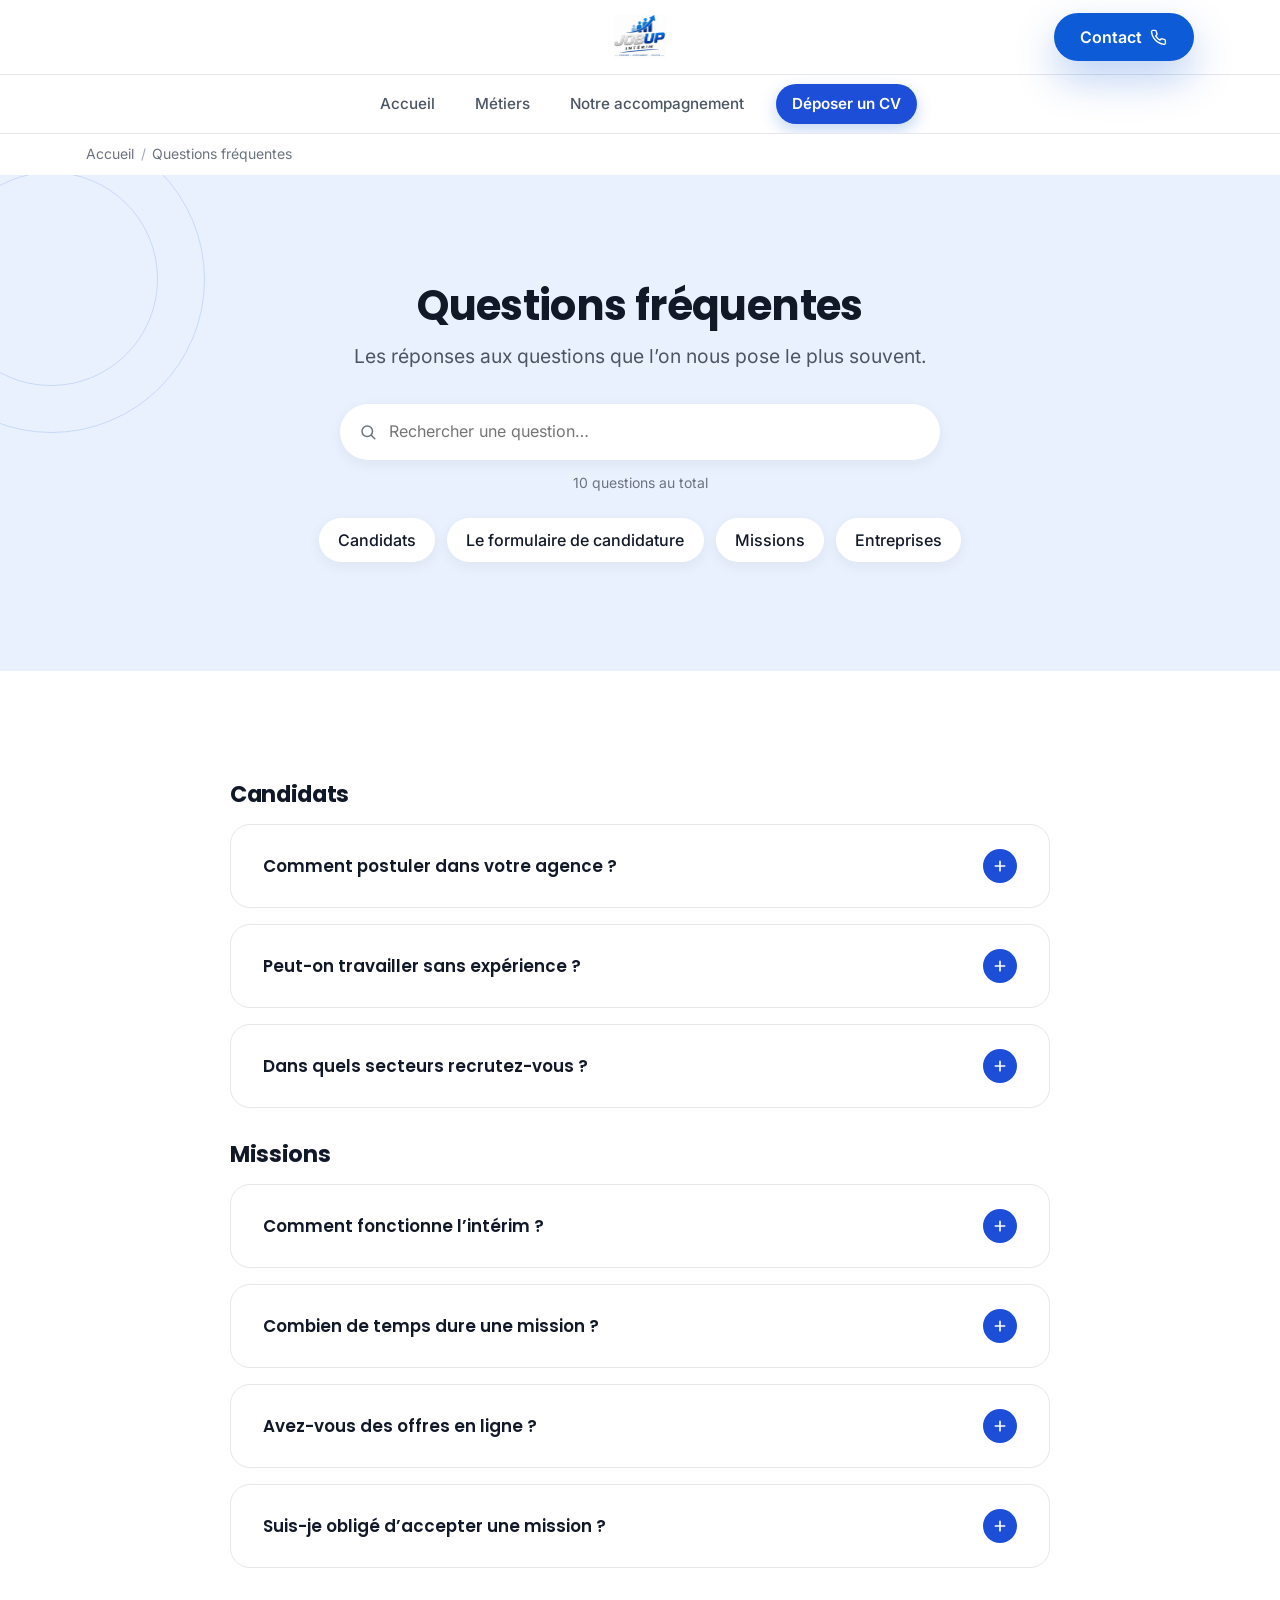
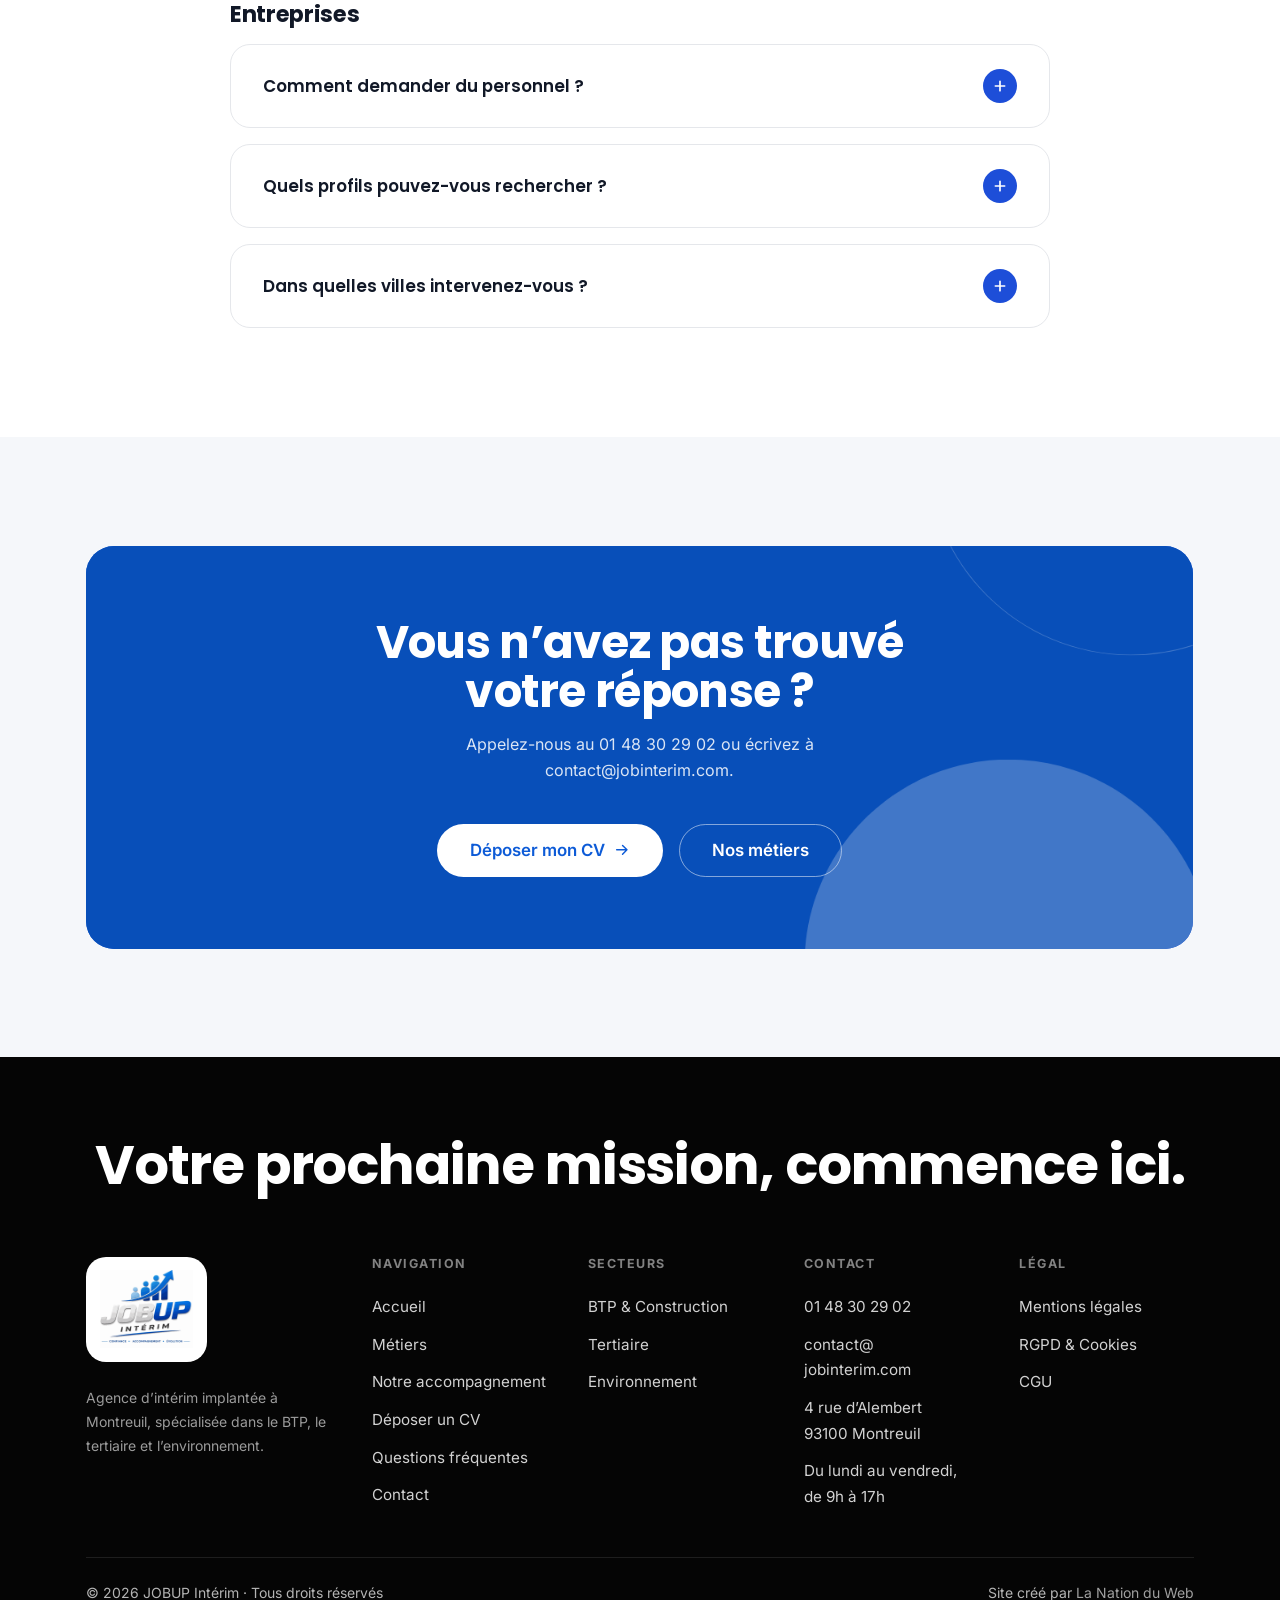
<file: faq/index.html>
<!DOCTYPE html>
<html lang="fr">
<head>
  <meta charset="UTF-8" />
  <meta name="viewport" content="width=device-width, initial-scale=1.0" />
  <!-- PHASE DE DÉVELOPPEMENT — À SUPPRIMER AVANT LA MISE EN LIGNE SUR interimjobup.com -->
  <meta name="robots" content="noindex, nofollow" />
  <title>Questions fréquentes — Boîte d'intérim à Montreuil</title>
  <meta name="description" content="Trouver un travail, s'inscrire, contrats, recrutement : 10 réponses aux questions fréquentes sur notre boîte d'intérim à Montreuil." />
  <meta name="theme-color" content="#0D5BD7" />
  <link rel="canonical" href="https://interimjobup.com/faq/" />

  <!-- Favicons -->
  <link rel="icon" href="../assets/icons/favicon.ico" sizes="any" />
  <link rel="icon" type="image/png" sizes="32x32" href="../assets/icons/favicon-32x32.png" />
  <link rel="icon" type="image/png" sizes="16x16" href="../assets/icons/favicon-16x16.png" />
  <link rel="apple-touch-icon" href="../assets/icons/apple-touch-icon.png" />

  <!-- Open Graph -->
  <meta property="og:type" content="website" />
  <meta property="og:site_name" content="JOBUP Intérim" />
  <meta property="og:title" content="Questions fréquentes — Boîte d'intérim à Montreuil" />
  <meta property="og:description" content="Trouver un travail, s'inscrire, contrats, recrutement : 10 réponses aux questions fréquentes sur notre boîte d'intérim à Montreuil." />
  <meta property="og:url" content="https://interimjobup.com/faq/" />
  <meta property="og:image" content="https://interimjobup.com/assets/images/og-image.jpg" />
  <meta property="og:locale" content="fr_FR" />

  <!-- Twitter -->
  <meta name="twitter:card" content="summary_large_image" />
  <meta name="twitter:title" content="Questions fréquentes — Boîte d'intérim à Montreuil" />
  <meta name="twitter:description" content="Trouver un travail, s'inscrire, contrats, recrutement : 10 réponses aux questions fréquentes sur notre boîte d'intérim à Montreuil." />
  <meta name="twitter:image" content="https://interimjobup.com/assets/images/og-image.jpg" />

  <!-- Fonts -->
  <link rel="preload" href="../assets/fonts/inter-latin.woff2" as="font" type="font/woff2" crossorigin />
  <link rel="preload" href="../assets/fonts/poppins-700-latin.woff2" as="font" type="font/woff2" crossorigin />

  <!-- Styles -->
  <link rel="stylesheet" href="../assets/css/app.css?v=20261126g" />

  <script type="application/ld+json">
  {
    "@context": "https://schema.org",
    "@type": "BreadcrumbList",
    "itemListElement": [
      { "@type": "ListItem", "position": 1, "name": "Accueil",
        "item": "https://interimjobup.com/" },
      { "@type": "ListItem", "position": 2, "name": "Questions fréquentes",
        "item": "https://interimjobup.com/faq/" }
    ]
  }
  </script>
</head>
<body class="page-interieure">
  <a class="skip-link" href="#main">Aller au contenu</a>

  <!-- ============================= HEADER ============================= -->
  <header class="site-header" data-screen-label="Questions fréquentes">
    <div class="container site-header__inner">
      <a class="brand" href="../" aria-label="JOBUP Intérim — Accueil">
        <img src="../assets/images/logo-jobup-full.png" alt="JOBUP Intérim — Confiance, accompagnement, évolution" width="420" height="352" />
      </a>
      <div class="header-actions">
        <a class="btn btn--primary" href="../contact/">
          Contact
          <svg class="icon" viewBox="0 0 24 24" fill="none" stroke="currentColor" stroke-width="2" stroke-linecap="round" stroke-linejoin="round" aria-hidden="true"><path d="M22 16.92v3a2 2 0 0 1-2.18 2 19.79 19.79 0 0 1-8.63-3.07 19.5 19.5 0 0 1-6-6 19.79 19.79 0 0 1-3.07-8.67A2 2 0 0 1 4.11 2h3a2 2 0 0 1 2 1.72c.13.96.36 1.9.7 2.81a2 2 0 0 1-.45 2.11L8.09 9.91a16 16 0 0 0 6 6l1.27-1.27a2 2 0 0 1 2.11-.45c.91.34 1.85.57 2.81.7A2 2 0 0 1 22 16.92Z"/></svg>
        </a>
      </div>
    </div>
  </header>

  <!-- ============================= MENU ============================= -->
  <nav class="sub-nav" aria-label="Pages du site">
    <div class="container">
      <ul class="sub-nav__list">
        <li class="sub-nav__item--home"><a class="sub-nav__link" href="../">Accueil</a></li>
        <li><a class="sub-nav__link" href="../metiers/">Métiers</a></li>
        <li><a class="sub-nav__link" href="../accompagnement/"><span class="sub-nav__long">Notre accompagnement</span><span class="sub-nav__short">Accompagnement</span></a></li>
        <li><a class="sub-nav__link sub-nav__link--cta" href="../deposer-un-cv/">Déposer un CV</a></li>
      </ul>
    </div>
  </nav>
  <nav class="breadcrumb" aria-label="Fil d’Ariane">
    <div class="container">
      <ol class="breadcrumb__list">
        <li><a href="../">Accueil</a></li>
        <li class="breadcrumb__sep" aria-hidden="true">/</li>
        <li aria-current="page">Questions fréquentes</li>
      </ol>
    </div>
  </nav>

  <main id="main">
    <section class="section faq-hero" aria-labelledby="faq-title">
      <span class="deco-circle deco-circle--rings deco-circle--lg deco-circle--tl" aria-hidden="true"></span>
      <div class="container">
        <h1 id="faq-title" class="h1 faq-hero__title">Questions fréquentes</h1>
        <p class="lead">Les réponses aux questions que l’on nous pose le plus souvent.</p>
        <div class="faq-search">
          <svg class="icon" viewBox="0 0 24 24" fill="none" stroke="currentColor" stroke-width="2" stroke-linecap="round" stroke-linejoin="round" aria-hidden="true"><circle cx="11" cy="11" r="7"/><path d="m21 21-4.3-4.3"/></svg>
          <label class="visually-hidden" for="faq-q">Rechercher une question</label>
          <input id="faq-q" type="search" placeholder="Rechercher une question…" autocomplete="off" data-faq-search />
        </div>
        <p class="faq-count" data-faq-count aria-live="polite">10 questions au total</p>
        <div class="faq-chips">
          <a class="faq-chip" href="#candidats">Candidats</a>
          <a class="faq-chip" href="../deposer-un-cv/#questions">Le formulaire de candidature</a>
          <a class="faq-chip" href="#missions">Missions</a>
          <a class="faq-chip" href="#entreprises">Entreprises</a>
        </div>
      </div>
    </section>

    <section class="section section--white faq-page" aria-label="Réponses">
      <div class="container">
        <div class="faq-list" data-faq-list>
          <h2 class="faq-group__title h3" id="candidats">Candidats</h2>
          <div class="faq-group">
            <div class="faq-item">
              <button class="faq-item__btn" type="button" aria-expanded="false">
                Comment postuler dans votre agence&nbsp;?
                <span class="faq-item__toggle"><svg class="icon" viewBox="0 0 24 24" fill="none" stroke="currentColor" stroke-width="2.5" stroke-linecap="round" stroke-linejoin="round" aria-hidden="true"><path d="M12 5v14M5 12h14"/></svg></span>
              </button>
              <div class="faq-item__panel"><div class="faq-item__panel-inner"><p>Déposez votre CV depuis notre <a href="../deposer-un-cv/">formulaire</a>, ou passez directement à l’agence, 4 rue d’Alembert à Montreuil. Nous étudions votre dossier et nous vous recontactons.</p></div></div>
            </div>
            <div class="faq-item">
              <button class="faq-item__btn" type="button" aria-expanded="false">
                Peut-on travailler sans expérience&nbsp;?
                <span class="faq-item__toggle"><svg class="icon" viewBox="0 0 24 24" fill="none" stroke="currentColor" stroke-width="2.5" stroke-linecap="round" stroke-linejoin="round" aria-hidden="true"><path d="M12 5v14M5 12h14"/></svg></span>
              </button>
              <div class="faq-item__panel"><div class="faq-item__panel-inner"><p>Oui. Plusieurs postes sont accessibles aux débutants, notamment en manœuvre sur chantier et dans les métiers de la propreté et de l’environnement.</p></div></div>
            </div>
            <div class="faq-item">
              <button class="faq-item__btn" type="button" aria-expanded="false">
                Dans quels secteurs recrutez-vous&nbsp;?
                <span class="faq-item__toggle"><svg class="icon" viewBox="0 0 24 24" fill="none" stroke="currentColor" stroke-width="2.5" stroke-linecap="round" stroke-linejoin="round" aria-hidden="true"><path d="M12 5v14M5 12h14"/></svg></span>
              </button>
              <div class="faq-item__panel"><div class="faq-item__panel-inner"><p>Trois secteurs&nbsp;: le BTP et la construction, le tertiaire et l’environnement. Le détail des postes figure sur notre page <a href="../metiers/">Métiers</a>.</p></div></div>
            </div>
          </div>
          <h2 class="faq-group__title h3" id="missions">Missions</h2>
          <div class="faq-group">
            <div class="faq-item">
              <button class="faq-item__btn" type="button" aria-expanded="false">
                Comment fonctionne l’intérim&nbsp;?
                <span class="faq-item__toggle"><svg class="icon" viewBox="0 0 24 24" fill="none" stroke="currentColor" stroke-width="2.5" stroke-linecap="round" stroke-linejoin="round" aria-hidden="true"><path d="M12 5v14M5 12h14"/></svg></span>
              </button>
              <div class="faq-item__panel"><div class="faq-item__panel-inner"><p>Vous êtes salarié de l’agence, qui est votre employeur, et vous effectuez votre mission dans une entreprise utilisatrice qui organise votre travail au quotidien.</p></div></div>
            </div>
            <div class="faq-item">
              <button class="faq-item__btn" type="button" aria-expanded="false">
                Combien de temps dure une mission&nbsp;?
                <span class="faq-item__toggle"><svg class="icon" viewBox="0 0 24 24" fill="none" stroke="currentColor" stroke-width="2.5" stroke-linecap="round" stroke-linejoin="round" aria-hidden="true"><path d="M12 5v14M5 12h14"/></svg></span>
              </button>
              <div class="faq-item__panel"><div class="faq-item__panel-inner"><p>De quelques jours à plusieurs mois selon le besoin de l’entreprise. La durée figure sur votre contrat de mission.</p></div></div>
            </div>
            <div class="faq-item">
              <button class="faq-item__btn" type="button" aria-expanded="false">
                Avez-vous des offres en ligne&nbsp;?
                <span class="faq-item__toggle"><svg class="icon" viewBox="0 0 24 24" fill="none" stroke="currentColor" stroke-width="2.5" stroke-linecap="round" stroke-linejoin="round" aria-hidden="true"><path d="M12 5v14M5 12h14"/></svg></span>
              </button>
              <div class="faq-item__panel"><div class="faq-item__panel-inner"><p>Pas encore. Nos missions se pourvoient à partir des candidatures que nous recevons. Déposez votre CV pour être contacté dès qu’un poste correspond à votre profil.</p></div></div>
            </div>
            <div class="faq-item">
              <button class="faq-item__btn" type="button" aria-expanded="false">
                Suis-je obligé d’accepter une mission&nbsp;?
                <span class="faq-item__toggle"><svg class="icon" viewBox="0 0 24 24" fill="none" stroke="currentColor" stroke-width="2.5" stroke-linecap="round" stroke-linejoin="round" aria-hidden="true"><path d="M12 5v14M5 12h14"/></svg></span>
              </button>
              <div class="faq-item__panel"><div class="faq-item__panel-inner"><p>Non. Nous vous présentons le poste, le site, les horaires et les conditions. Vous restez libre de refuser.</p></div></div>
            </div>
          </div>
          <h2 class="faq-group__title h3" id="entreprises">Entreprises</h2>
          <div class="faq-group">
            <div class="faq-item">
              <button class="faq-item__btn" type="button" aria-expanded="false">
                Comment demander du personnel&nbsp;?
                <span class="faq-item__toggle"><svg class="icon" viewBox="0 0 24 24" fill="none" stroke="currentColor" stroke-width="2.5" stroke-linecap="round" stroke-linejoin="round" aria-hidden="true"><path d="M12 5v14M5 12h14"/></svg></span>
              </button>
              <div class="faq-item__panel"><div class="faq-item__panel-inner"><p>Appelez-nous au <a href="tel:+33148302902">01&nbsp;48&nbsp;30&nbsp;29&nbsp;02</a>, ou remplissez le <a href="../contact/?profil=entreprise">formulaire de la page Contact</a> en choisissant «&nbsp;Je recrute&nbsp;». Nous échangeons ensuite sur le poste à pourvoir.</p></div></div>
            </div>
            <div class="faq-item">
              <button class="faq-item__btn" type="button" aria-expanded="false">
                Quels profils pouvez-vous rechercher&nbsp;?
                <span class="faq-item__toggle"><svg class="icon" viewBox="0 0 24 24" fill="none" stroke="currentColor" stroke-width="2.5" stroke-linecap="round" stroke-linejoin="round" aria-hidden="true"><path d="M12 5v14M5 12h14"/></svg></span>
              </button>
              <div class="faq-item__panel"><div class="faq-item__panel-inner"><p>Des profils en BTP et construction, en tertiaire et en environnement, du débutant au candidat confirmé.</p></div></div>
            </div>
            <div class="faq-item">
              <button class="faq-item__btn" type="button" aria-expanded="false">
                Dans quelles villes intervenez-vous&nbsp;?
                <span class="faq-item__toggle"><svg class="icon" viewBox="0 0 24 24" fill="none" stroke="currentColor" stroke-width="2.5" stroke-linecap="round" stroke-linejoin="round" aria-hidden="true"><path d="M12 5v14M5 12h14"/></svg></span>
              </button>
              <div class="faq-item__panel"><div class="faq-item__panel-inner"><p>Principalement à Montreuil, en Seine-Saint-Denis, à Paris et dans l’est parisien, et plus largement en Île-de-France selon les besoins.</p></div></div>
            </div>
          </div>
        </div>
        <p class="faq-empty" data-faq-empty hidden>Aucune question ne correspond. Appelez-nous au <a href="tel:+33148302902">01&nbsp;48&nbsp;30&nbsp;29&nbsp;02</a>.</p>
      </div>
    </section>

    <section class="section section--white cta-banner" aria-labelledby="cta-title">
      <div class="container">
        <div class="cta-banner__box" data-animate="fade">
          <img class="cta-banner__bg" src="../assets/images/bg-blue-1.png" alt="" aria-hidden="true" width="1366" height="768" />
          <h2 id="cta-title" class="cta-banner__title h2">Vous n’avez pas trouvé<br />votre réponse&nbsp;?</h2>
          <p class="cta-banner__text">Appelez-nous au 01&nbsp;48&nbsp;30&nbsp;29&nbsp;02 ou écrivez à contact@<wbr>jobinterim.com.</p>
          <div class="cta-banner__actions">
            <a class="btn btn--white btn--lg" href="../deposer-un-cv/">Déposer mon CV <svg class="icon arrow" viewBox="0 0 24 24" fill="none" stroke="currentColor" stroke-width="2" stroke-linecap="round" stroke-linejoin="round" aria-hidden="true"><path d="M5 12h14M13 6l6 6-6 6"/></svg></a>
            <a class="btn btn--outline-invert btn--lg" href="../metiers/">Nos métiers</a>
          </div>
        </div>
      </div>
    </section>
  </main>

  <!-- ============================= FOOTER ============================= -->
  <footer class="site-footer" data-screen-label="Footer">
    <div class="container">
      <p class="footer-claim">Votre prochaine mission, commence&nbsp;ici.</p>
      <div class="footer-grid">
        <div class="footer-brand">
          <span class="footer-brand__logo"><img src="../assets/images/logo-jobup-full.png" alt="JOBUP Intérim" width="120" height="100" /></span>
          <p>Agence d’intérim implantée à Montreuil, spécialisée dans le BTP, le tertiaire et l’environnement.</p>
        </div>
        <div class="footer-col">
          <h2 class="footer-col__title">Navigation</h2>
          <ul class="footer-col__list">
            <li><a href="../">Accueil</a></li>
            <li><a href="../metiers/">Métiers</a></li>
            <li><a href="../accompagnement/">Notre accompagnement</a></li>
            <li><a href="../deposer-un-cv/">Déposer un CV</a></li>
            <li><a href="../faq/">Questions fréquentes</a></li>
            <li><a href="../contact/">Contact</a></li>
          </ul>
        </div>
        <div class="footer-col">
          <h2 class="footer-col__title">Secteurs</h2>
          <ul class="footer-col__list">
            <li><a href="../metiers/#btp">BTP &amp; Construction</a></li>
            <li><a href="../metiers/#tertiaire">Tertiaire</a></li>
            <li><a href="../metiers/#environnement">Environnement</a></li>
          </ul>
        </div>
        <div class="footer-col">
          <h2 class="footer-col__title">Contact</h2>
          <ul class="footer-col__list">
            <li><a href="tel:+33148302902" data-site-tel>01&nbsp;48&nbsp;30&nbsp;29&nbsp;02</a></li>
            <li><a href="mailto:contact@jobinterim.com" data-site-email>contact@<wbr>jobinterim.com</a></li>
            <li><span data-site="coordonnees.adresse">4 rue d’Alembert<br />93100&nbsp;Montreuil</span></li>
            <li><span data-site="coordonnees.horaires">Du lundi au vendredi, de 9h à 17h</span></li>
          </ul>
        </div>
        <div class="footer-col">
          <h2 class="footer-col__title">Légal</h2>
          <ul class="footer-col__list">
            <li><a href="#">Mentions légales</a></li>
            <li><a href="#">RGPD &amp; Cookies</a></li>
            <li><a href="#">CGU</a></li>
          </ul>
        </div>
      </div>
      <div class="footer-bottom">
        <span>© <span data-year>2026</span> JOBUP Intérim · Tous droits réservés</span>
        <span class="footer-credit">Site créé par <a href="https://lanationduweb.fr" target="_blank" rel="noopener">La Nation du Web</a></span>
      </div>
    </div>
  </footer>

  <script src="../assets/js/config.js?v=20261126g" defer></script>
  <script src="../assets/js/site.js?v=20261126g" defer></script>
  <script src="../assets/js/main.js?v=20261126g" defer></script>
  <script src="../assets/js/animations.js?v=20261126g" defer></script>
  <script src="../assets/js/faq.js?v=20261126g" defer></script>
  <script src="../assets/js/faq-search.js?v=20261126g" defer></script>
</body>
</html>
</file>
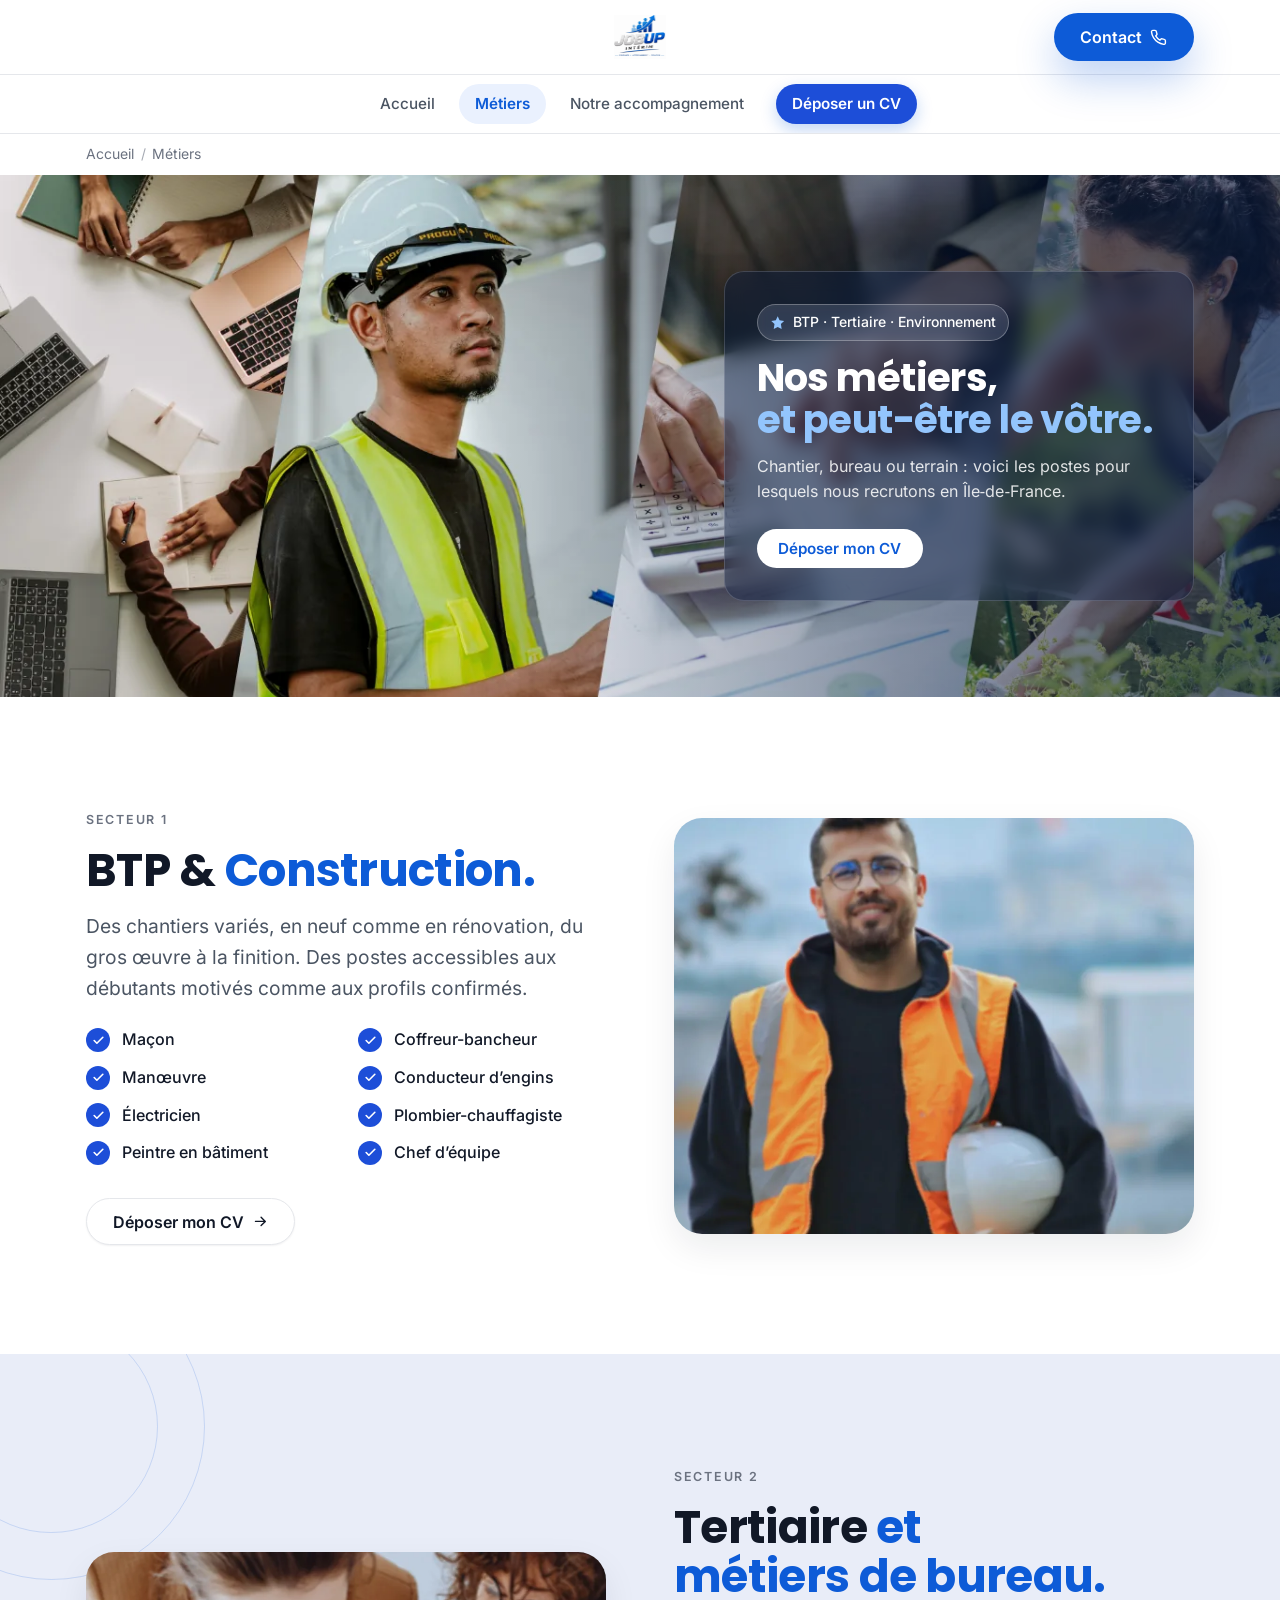
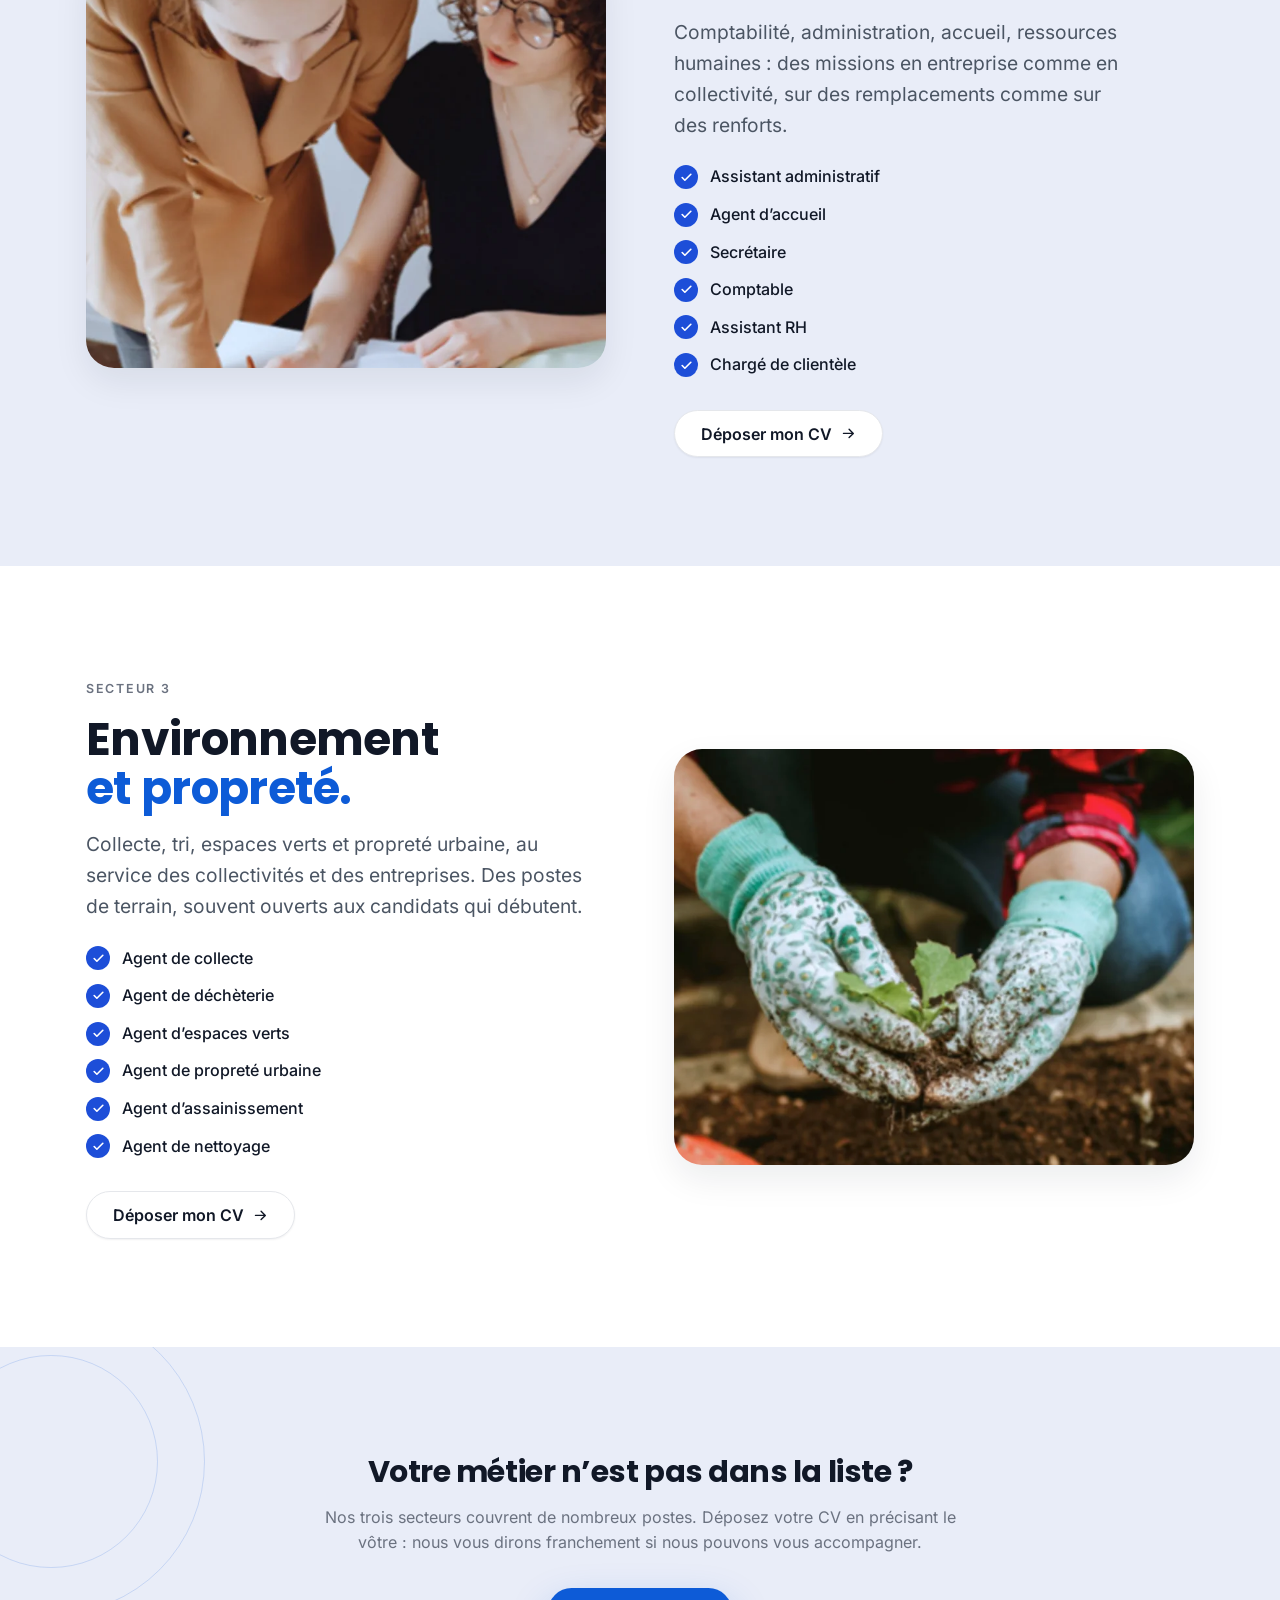
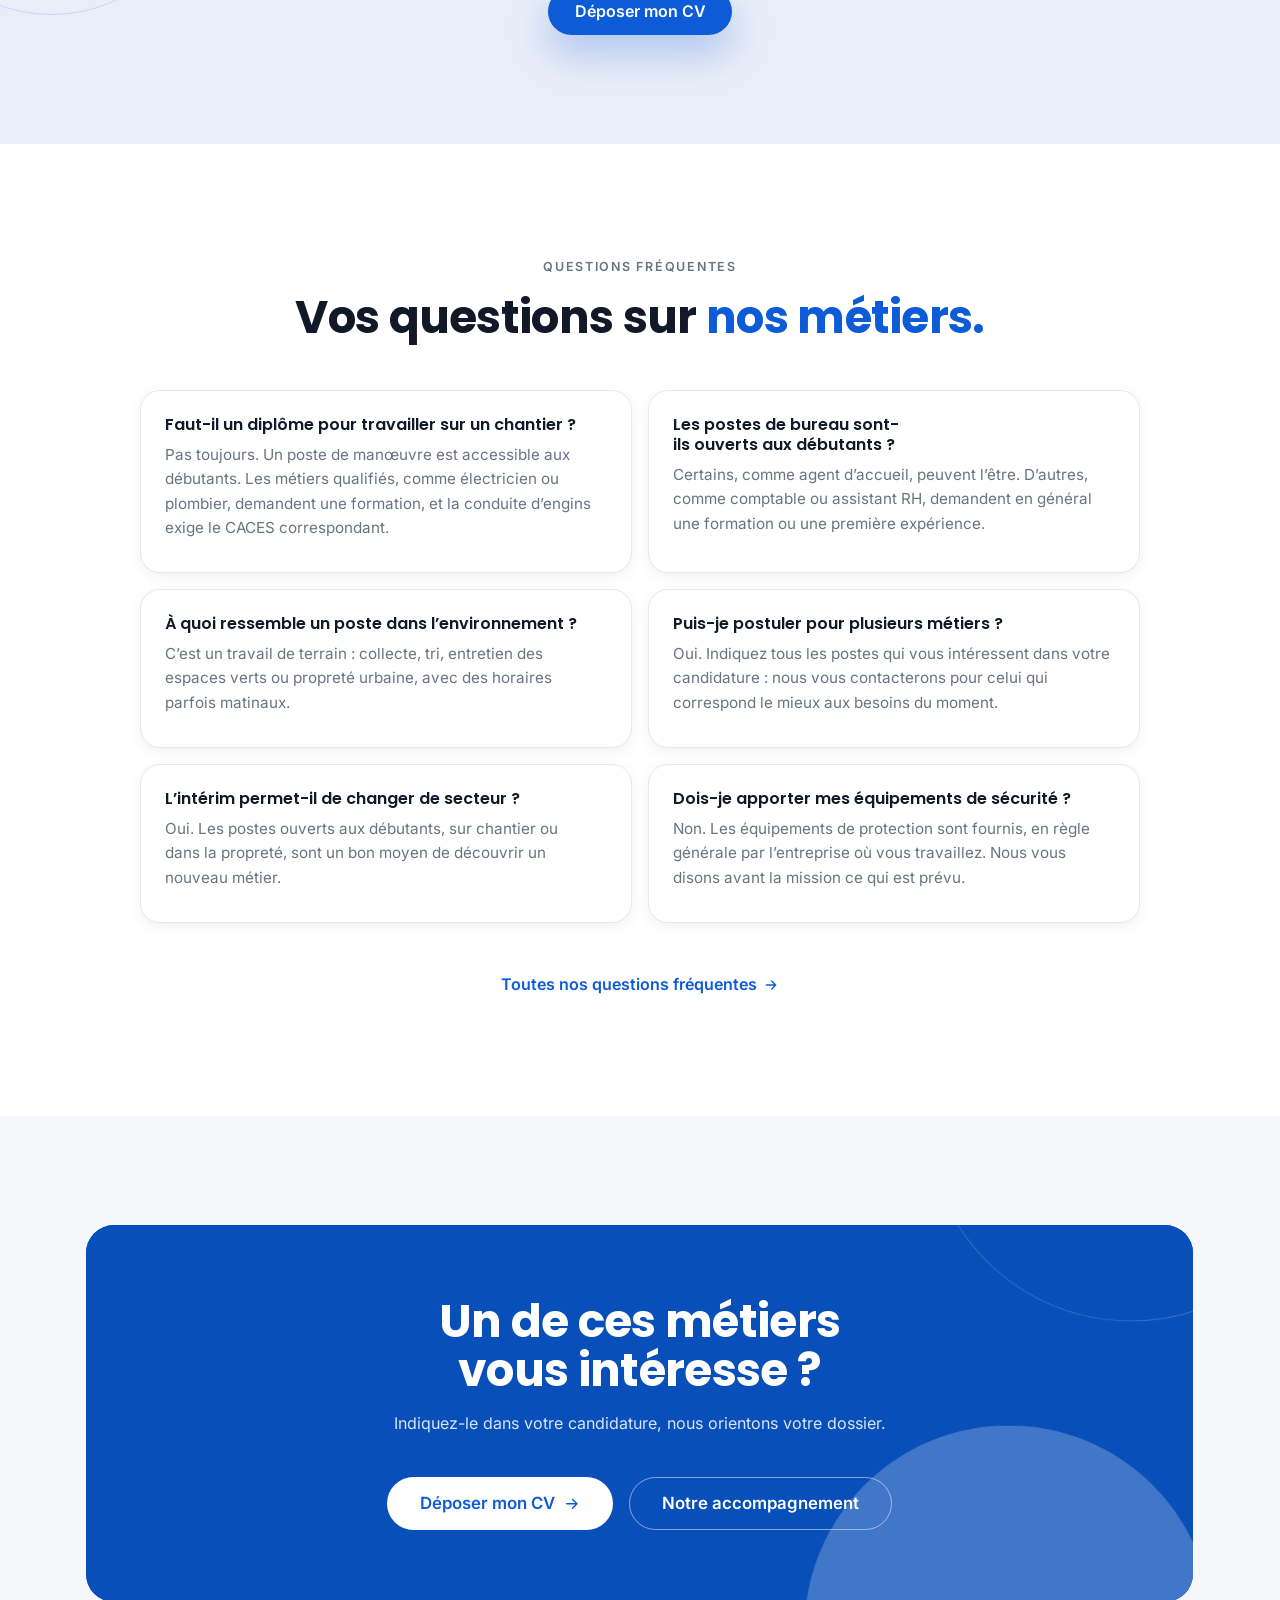
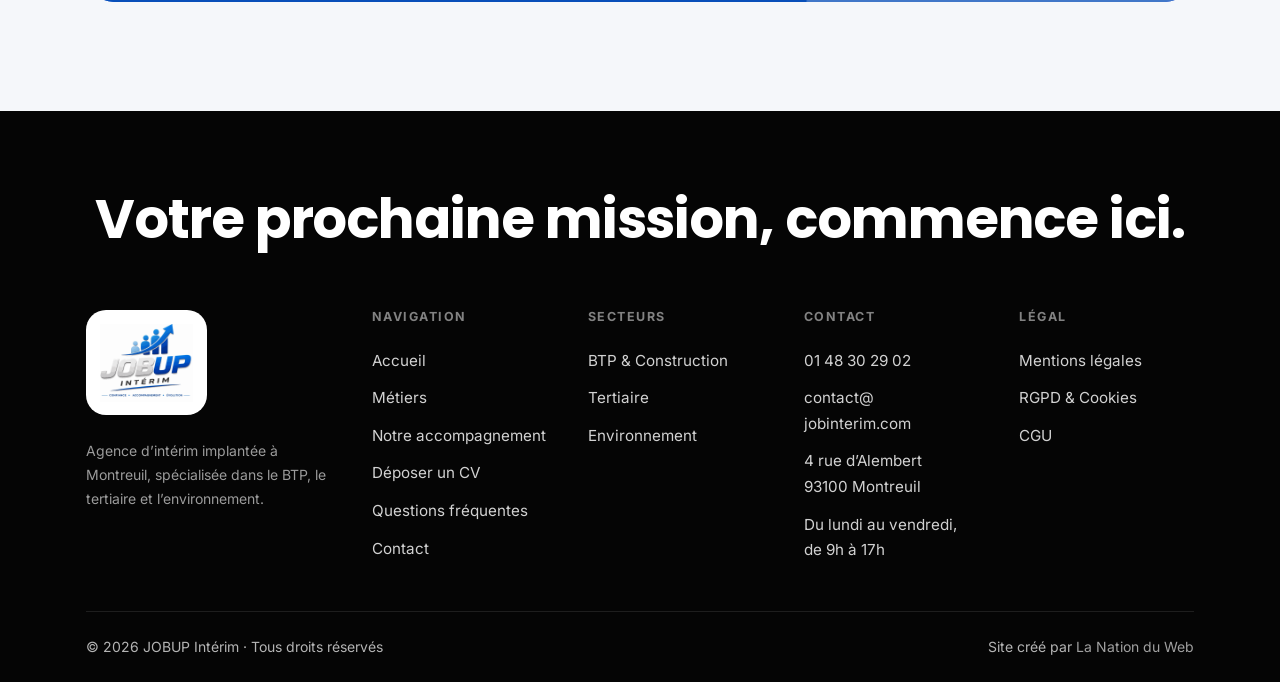
<file: metiers/index.html>
<!DOCTYPE html>
<html lang="fr">
<head>
  <meta charset="UTF-8" />
  <meta name="viewport" content="width=device-width, initial-scale=1.0" />
  <!-- PHASE DE DÉVELOPPEMENT — À SUPPRIMER AVANT LA MISE EN LIGNE SUR interimjobup.com -->
  <meta name="robots" content="noindex, nofollow" />
  <title>Trouver un travail en intérim : nos métiers à Montreuil</title>
  <meta name="description" content="Maçon, agent d'accueil, agent de collecte : trouvez un travail en intérim à Montreuil et en Île-de-France parmi les métiers que nous couvrons." />
  <meta name="theme-color" content="#0D5BD7" />
  <link rel="canonical" href="https://interimjobup.com/metiers/" />

  <!-- Favicons -->
  <link rel="icon" href="../assets/icons/favicon.ico" sizes="any" />
  <link rel="icon" type="image/png" sizes="32x32" href="../assets/icons/favicon-32x32.png" />
  <link rel="icon" type="image/png" sizes="16x16" href="../assets/icons/favicon-16x16.png" />
  <link rel="apple-touch-icon" href="../assets/icons/apple-touch-icon.png" />

  <!-- Open Graph -->
  <meta property="og:type" content="website" />
  <meta property="og:site_name" content="JOBUP Intérim" />
  <meta property="og:title" content="Trouver un travail en intérim : nos métiers à Montreuil" />
  <meta property="og:description" content="Maçon, agent d'accueil, agent de collecte : trouvez un travail en intérim à Montreuil et en Île-de-France parmi les métiers que nous couvrons." />
  <meta property="og:url" content="https://interimjobup.com/metiers/" />
  <meta property="og:image" content="https://interimjobup.com/assets/images/og-image.jpg" />
  <meta property="og:locale" content="fr_FR" />

  <!-- Twitter -->
  <meta name="twitter:card" content="summary_large_image" />
  <meta name="twitter:title" content="Trouver un travail en intérim : nos métiers à Montreuil" />
  <meta name="twitter:description" content="Maçon, agent d'accueil, agent de collecte : trouvez un travail en intérim à Montreuil et en Île-de-France parmi les métiers que nous couvrons." />
  <meta name="twitter:image" content="https://interimjobup.com/assets/images/og-image.jpg" />

  <!-- Fonts -->
  <link rel="preload" href="../assets/fonts/inter-latin.woff2" as="font" type="font/woff2" crossorigin />
  <link rel="preload" href="../assets/fonts/poppins-700-latin.woff2" as="font" type="font/woff2" crossorigin />

  <!-- Styles -->
  <link rel="stylesheet" href="../assets/css/app.css?v=20261126g" />

  <script type="application/ld+json">
  {
    "@context": "https://schema.org",
    "@type": "BreadcrumbList",
    "itemListElement": [
      { "@type": "ListItem", "position": 1, "name": "Accueil",
        "item": "https://interimjobup.com/" },
      { "@type": "ListItem", "position": 2, "name": "Métiers",
        "item": "https://interimjobup.com/metiers/" }
    ]
  }
  </script>
</head>
<body class="page-interieure">
  <a class="skip-link" href="#main">Aller au contenu</a>

  <!-- ============================= HEADER ============================= -->
  <header class="site-header" data-screen-label="Métiers">
    <div class="container site-header__inner">
      <a class="brand" href="../" aria-label="JOBUP Intérim — Accueil">
        <img src="../assets/images/logo-jobup-full.png" alt="JOBUP Intérim — Confiance, accompagnement, évolution" width="420" height="352" />
      </a>
      <div class="header-actions">
        <a class="btn btn--primary" href="../contact/">
          Contact
          <svg class="icon" viewBox="0 0 24 24" fill="none" stroke="currentColor" stroke-width="2" stroke-linecap="round" stroke-linejoin="round" aria-hidden="true"><path d="M22 16.92v3a2 2 0 0 1-2.18 2 19.79 19.79 0 0 1-8.63-3.07 19.5 19.5 0 0 1-6-6 19.79 19.79 0 0 1-3.07-8.67A2 2 0 0 1 4.11 2h3a2 2 0 0 1 2 1.72c.13.96.36 1.9.7 2.81a2 2 0 0 1-.45 2.11L8.09 9.91a16 16 0 0 0 6 6l1.27-1.27a2 2 0 0 1 2.11-.45c.91.34 1.85.57 2.81.7A2 2 0 0 1 22 16.92Z"/></svg>
        </a>
      </div>
    </div>
  </header>

  <!-- ============================= MENU ============================= -->
  <nav class="sub-nav" aria-label="Pages du site">
    <div class="container">
      <ul class="sub-nav__list">
        <li class="sub-nav__item--home"><a class="sub-nav__link" href="../">Accueil</a></li>
        <li><a class="sub-nav__link" href="../metiers/" aria-current="page">Métiers</a></li>
        <li><a class="sub-nav__link" href="../accompagnement/"><span class="sub-nav__long">Notre accompagnement</span><span class="sub-nav__short">Accompagnement</span></a></li>
        <li><a class="sub-nav__link sub-nav__link--cta" href="../deposer-un-cv/">Déposer un CV</a></li>
      </ul>
    </div>
  </nav>
  <nav class="breadcrumb" aria-label="Fil d’Ariane">
    <div class="container">
      <ol class="breadcrumb__list">
        <li><a href="../">Accueil</a></li>
        <li class="breadcrumb__sep" aria-hidden="true">/</li>
        <li aria-current="page">Métiers</li>
      </ol>
    </div>
  </nav>

  <main id="main">
    <section class="page-hero" style="--ph-ratio: 0.5622; --ph-face: 0.5">
      <img class="page-hero__bg" src="../assets/images/secteurs-collage.webp" srcset="../assets/images/secteurs-collage-480.webp 480w, ../assets/images/secteurs-collage-768.webp 768w, ../assets/images/secteurs-collage.webp 1366w" sizes="100vw" alt="Professionnels du bureau, du chantier, de la comptabilité et des espaces verts" fetchpriority="high" width="1366" height="768" />
      <div class="page-hero__overlay"></div>
      <div class="container page-hero__inner">
        <div class="hero__panel">
          <span class="hero__badge"><svg class="icon" viewBox="0 0 24 24" fill="currentColor" aria-hidden="true"><path d="m12 2 2.9 6.26L22 9.27l-5 4.87L18.18 22 12 18.56 5.82 22 7 14.14l-5-4.87 7.1-1.01L12 2Z"/></svg><span>BTP&nbsp;· Tertiaire&nbsp;· Environnement</span></span>
          <h1 class="hero__title">Nos métiers,<br /><em>et peut-être le vôtre.</em></h1>
          <p class="hero__subtitle">Chantier, bureau ou terrain&nbsp;: voici les postes pour lesquels nous recrutons en Île&#8209;de&#8209;France.</p>
          <div class="hero__actions"><a class="btn btn--white" href="../deposer-un-cv/">Déposer mon CV</a></div>
        </div>
      </div>
    </section>

    <section class="section section--white sector-block" id="btp" aria-labelledby="btp-title">
      <div class="container split">
        <div class="sector-block__body" data-animate>
          <span class="eyebrow">Secteur 1</span>
          <h2 id="btp-title" class="h2">BTP &amp; <span class="text-accent">Construction.</span></h2>
          <p class="lead" style="margin-top:1rem">Des chantiers variés, en neuf comme en rénovation, du gros œuvre à la finition. Des postes accessibles aux débutants motivés comme aux profils confirmés.</p>
          <ul class="check-list check-list--2">
            <li><span class="check-list__tick" aria-hidden="true"><svg class="icon" viewBox="0 0 24 24" fill="none" stroke="currentColor" stroke-width="3" stroke-linecap="round" stroke-linejoin="round"><path d="M20 6 9 17l-5-5"/></svg></span>Maçon</li>
            <li><span class="check-list__tick" aria-hidden="true"><svg class="icon" viewBox="0 0 24 24" fill="none" stroke="currentColor" stroke-width="3" stroke-linecap="round" stroke-linejoin="round"><path d="M20 6 9 17l-5-5"/></svg></span>Coffreur-bancheur</li>
            <li><span class="check-list__tick" aria-hidden="true"><svg class="icon" viewBox="0 0 24 24" fill="none" stroke="currentColor" stroke-width="3" stroke-linecap="round" stroke-linejoin="round"><path d="M20 6 9 17l-5-5"/></svg></span>Manœuvre</li>
            <li><span class="check-list__tick" aria-hidden="true"><svg class="icon" viewBox="0 0 24 24" fill="none" stroke="currentColor" stroke-width="3" stroke-linecap="round" stroke-linejoin="round"><path d="M20 6 9 17l-5-5"/></svg></span>Conducteur d’engins</li>
            <li><span class="check-list__tick" aria-hidden="true"><svg class="icon" viewBox="0 0 24 24" fill="none" stroke="currentColor" stroke-width="3" stroke-linecap="round" stroke-linejoin="round"><path d="M20 6 9 17l-5-5"/></svg></span>Électricien</li>
            <li><span class="check-list__tick" aria-hidden="true"><svg class="icon" viewBox="0 0 24 24" fill="none" stroke="currentColor" stroke-width="3" stroke-linecap="round" stroke-linejoin="round"><path d="M20 6 9 17l-5-5"/></svg></span>Plombier-chauffagiste</li>
            <li><span class="check-list__tick" aria-hidden="true"><svg class="icon" viewBox="0 0 24 24" fill="none" stroke="currentColor" stroke-width="3" stroke-linecap="round" stroke-linejoin="round"><path d="M20 6 9 17l-5-5"/></svg></span>Peintre en bâtiment</li>
            <li><span class="check-list__tick" aria-hidden="true"><svg class="icon" viewBox="0 0 24 24" fill="none" stroke="currentColor" stroke-width="3" stroke-linecap="round" stroke-linejoin="round"><path d="M20 6 9 17l-5-5"/></svg></span>Chef d’équipe</li>
          </ul>
          <div class="sector-block__actions"><a class="btn btn--ghost" href="../deposer-un-cv/">Déposer mon CV <svg class="icon arrow" viewBox="0 0 24 24" fill="none" stroke="currentColor" stroke-width="2" stroke-linecap="round" stroke-linejoin="round" aria-hidden="true"><path d="M5 12h14M13 6l6 6-6 6"/></svg></a></div>
        </div>
        <div class="sector-block__media" data-animate data-animate-delay="1">
          <img src="../assets/images/secteurs/btp-construction.webp" alt="Ouvriers du bâtiment sur un chantier" loading="lazy" width="800" height="800" />
        </div>
      </div>
    </section>

    <section class="section section--alt sector-block sector-block--reverse" id="tertiaire" aria-labelledby="tertiaire-title">
      <span class="deco-circle deco-circle--rings deco-circle--lg deco-circle--tl" aria-hidden="true"></span>
      <div class="container split">
        <div class="sector-block__body" data-animate>
          <span class="eyebrow">Secteur 2</span>
          <h2 id="tertiaire-title" class="h2">Tertiaire <span class="text-accent">et métiers de bureau.</span></h2>
          <p class="lead" style="margin-top:1rem">Comptabilité, administration, accueil, ressources humaines&nbsp;: des missions en entreprise comme en collectivité, sur des remplacements comme sur des renforts.</p>
          <ul class="check-list">
            <li><span class="check-list__tick" aria-hidden="true"><svg class="icon" viewBox="0 0 24 24" fill="none" stroke="currentColor" stroke-width="3" stroke-linecap="round" stroke-linejoin="round"><path d="M20 6 9 17l-5-5"/></svg></span>Assistant administratif</li>
            <li><span class="check-list__tick" aria-hidden="true"><svg class="icon" viewBox="0 0 24 24" fill="none" stroke="currentColor" stroke-width="3" stroke-linecap="round" stroke-linejoin="round"><path d="M20 6 9 17l-5-5"/></svg></span>Agent d’accueil</li>
            <li><span class="check-list__tick" aria-hidden="true"><svg class="icon" viewBox="0 0 24 24" fill="none" stroke="currentColor" stroke-width="3" stroke-linecap="round" stroke-linejoin="round"><path d="M20 6 9 17l-5-5"/></svg></span>Secrétaire</li>
            <li><span class="check-list__tick" aria-hidden="true"><svg class="icon" viewBox="0 0 24 24" fill="none" stroke="currentColor" stroke-width="3" stroke-linecap="round" stroke-linejoin="round"><path d="M20 6 9 17l-5-5"/></svg></span>Comptable</li>
            <li><span class="check-list__tick" aria-hidden="true"><svg class="icon" viewBox="0 0 24 24" fill="none" stroke="currentColor" stroke-width="3" stroke-linecap="round" stroke-linejoin="round"><path d="M20 6 9 17l-5-5"/></svg></span>Assistant RH</li>
            <li><span class="check-list__tick" aria-hidden="true"><svg class="icon" viewBox="0 0 24 24" fill="none" stroke="currentColor" stroke-width="3" stroke-linecap="round" stroke-linejoin="round"><path d="M20 6 9 17l-5-5"/></svg></span>Chargé de clientèle</li>
          </ul>
          <div class="sector-block__actions"><a class="btn btn--ghost" href="../deposer-un-cv/">Déposer mon CV <svg class="icon arrow" viewBox="0 0 24 24" fill="none" stroke="currentColor" stroke-width="2" stroke-linecap="round" stroke-linejoin="round" aria-hidden="true"><path d="M5 12h14M13 6l6 6-6 6"/></svg></a></div>
        </div>
        <div class="sector-block__media" data-animate data-animate-delay="1">
          <img src="../assets/images/secteurs/tertiaire.webp" alt="Équipe de bureau au travail" loading="lazy" width="800" height="800" />
        </div>
      </div>
    </section>

    <section class="section section--white sector-block" id="environnement" aria-labelledby="environnement-title">
      <div class="container split">
        <div class="sector-block__body" data-animate>
          <span class="eyebrow">Secteur 3</span>
          <h2 id="environnement-title" class="h2">Environnement <span class="text-accent">et propreté.</span></h2>
          <p class="lead" style="margin-top:1rem">Collecte, tri, espaces verts et propreté urbaine, au service des collectivités et des entreprises. Des postes de terrain, souvent ouverts aux candidats qui débutent.</p>
          <ul class="check-list">
            <li><span class="check-list__tick" aria-hidden="true"><svg class="icon" viewBox="0 0 24 24" fill="none" stroke="currentColor" stroke-width="3" stroke-linecap="round" stroke-linejoin="round"><path d="M20 6 9 17l-5-5"/></svg></span>Agent de collecte</li>
            <li><span class="check-list__tick" aria-hidden="true"><svg class="icon" viewBox="0 0 24 24" fill="none" stroke="currentColor" stroke-width="3" stroke-linecap="round" stroke-linejoin="round"><path d="M20 6 9 17l-5-5"/></svg></span>Agent de déchèterie</li>
            <li><span class="check-list__tick" aria-hidden="true"><svg class="icon" viewBox="0 0 24 24" fill="none" stroke="currentColor" stroke-width="3" stroke-linecap="round" stroke-linejoin="round"><path d="M20 6 9 17l-5-5"/></svg></span>Agent d’espaces verts</li>
            <li><span class="check-list__tick" aria-hidden="true"><svg class="icon" viewBox="0 0 24 24" fill="none" stroke="currentColor" stroke-width="3" stroke-linecap="round" stroke-linejoin="round"><path d="M20 6 9 17l-5-5"/></svg></span>Agent de propreté urbaine</li>
            <li><span class="check-list__tick" aria-hidden="true"><svg class="icon" viewBox="0 0 24 24" fill="none" stroke="currentColor" stroke-width="3" stroke-linecap="round" stroke-linejoin="round"><path d="M20 6 9 17l-5-5"/></svg></span>Agent d’assainissement</li>
            <li><span class="check-list__tick" aria-hidden="true"><svg class="icon" viewBox="0 0 24 24" fill="none" stroke="currentColor" stroke-width="3" stroke-linecap="round" stroke-linejoin="round"><path d="M20 6 9 17l-5-5"/></svg></span>Agent de nettoyage</li>
          </ul>
          <div class="sector-block__actions"><a class="btn btn--ghost" href="../deposer-un-cv/">Déposer mon CV <svg class="icon arrow" viewBox="0 0 24 24" fill="none" stroke="currentColor" stroke-width="2" stroke-linecap="round" stroke-linejoin="round" aria-hidden="true"><path d="M5 12h14M13 6l6 6-6 6"/></svg></a></div>
        </div>
        <div class="sector-block__media" data-animate data-animate-delay="1">
          <img src="../assets/images/secteurs/environnement.webp" alt="Agents d’entretien des espaces verts" loading="lazy" width="800" height="800" />
        </div>
      </div>
    </section>

    <section class="section section--alt" aria-labelledby="liste-title">
      <span class="deco-circle deco-circle--rings deco-circle--lg deco-circle--tl" aria-hidden="true"></span>
      <div class="container">
        <div class="note-block" data-animate="fade">
          <h2 id="liste-title" class="h2">Votre métier n’est pas dans la liste&nbsp;?</h2>
          <p>Nos trois secteurs couvrent de nombreux postes. Déposez votre CV en précisant le vôtre&nbsp;: nous vous dirons franchement si nous pouvons vous accompagner.</p>
          <a class="btn btn--primary" href="../deposer-un-cv/">Déposer mon CV</a>
        </div>
      </div>
    </section>

    <!-- ============================= QUESTIONS AVANT DE POSTULER ============================= -->
    <section class="section section--white faq-cards" aria-labelledby="faq-cards-title">
      <div class="container">
        <div class="section-head section-head--center" data-animate="fade">
          <span class="eyebrow">Questions fréquentes</span>
          <h2 id="faq-cards-title" class="h2">Vos questions sur <span class="text-accent">nos métiers.</span></h2>
        </div>
        <div class="faq-cards__grid">
          <article class="faq-card" data-animate>
            <h3 class="faq-card__q"><button class="faq-card__btn" type="button" aria-expanded="true" aria-controls="faq-card-1">Faut-il un diplôme pour travailler sur un chantier&nbsp;?<span class="faq-card__toggle" aria-hidden="true"><svg class="icon" viewBox="0 0 24 24" fill="none" stroke="currentColor" stroke-width="2.5" stroke-linecap="round" stroke-linejoin="round"><path d="M12 5v14M5 12h14"/></svg></span></button></h3>
            <div class="faq-card__a" id="faq-card-1"><p>Pas toujours. Un poste de manœuvre est accessible aux débutants. Les métiers qualifiés, comme électricien ou plombier, demandent une formation, et la conduite d’engins exige le CACES correspondant.</p></div>
          </article>
          <article class="faq-card" data-animate data-animate-delay="1">
            <h3 class="faq-card__q"><button class="faq-card__btn" type="button" aria-expanded="true" aria-controls="faq-card-2">Les postes de bureau sont-ils ouverts aux débutants&nbsp;?<span class="faq-card__toggle" aria-hidden="true"><svg class="icon" viewBox="0 0 24 24" fill="none" stroke="currentColor" stroke-width="2.5" stroke-linecap="round" stroke-linejoin="round"><path d="M12 5v14M5 12h14"/></svg></span></button></h3>
            <div class="faq-card__a" id="faq-card-2"><p>Certains, comme agent d’accueil, peuvent l’être. D’autres, comme comptable ou assistant RH, demandent en général une formation ou une première expérience.</p></div>
          </article>
          <article class="faq-card" data-animate>
            <h3 class="faq-card__q"><button class="faq-card__btn" type="button" aria-expanded="true" aria-controls="faq-card-3">À quoi ressemble un poste dans l’environnement&nbsp;?<span class="faq-card__toggle" aria-hidden="true"><svg class="icon" viewBox="0 0 24 24" fill="none" stroke="currentColor" stroke-width="2.5" stroke-linecap="round" stroke-linejoin="round"><path d="M12 5v14M5 12h14"/></svg></span></button></h3>
            <div class="faq-card__a" id="faq-card-3"><p>C’est un travail de terrain&nbsp;: collecte, tri, entretien des espaces verts ou propreté urbaine, avec des horaires parfois matinaux.</p></div>
          </article>
          <article class="faq-card" data-animate data-animate-delay="1">
            <h3 class="faq-card__q"><button class="faq-card__btn" type="button" aria-expanded="true" aria-controls="faq-card-4">Puis-je postuler pour plusieurs métiers&nbsp;?<span class="faq-card__toggle" aria-hidden="true"><svg class="icon" viewBox="0 0 24 24" fill="none" stroke="currentColor" stroke-width="2.5" stroke-linecap="round" stroke-linejoin="round"><path d="M12 5v14M5 12h14"/></svg></span></button></h3>
            <div class="faq-card__a" id="faq-card-4"><p>Oui. Indiquez tous les postes qui vous intéressent dans votre candidature&nbsp;: nous vous contacterons pour celui qui correspond le mieux aux besoins du moment.</p></div>
          </article>
          <article class="faq-card" data-animate>
            <h3 class="faq-card__q"><button class="faq-card__btn" type="button" aria-expanded="true" aria-controls="faq-card-5">L’intérim permet-il de changer de secteur&nbsp;?<span class="faq-card__toggle" aria-hidden="true"><svg class="icon" viewBox="0 0 24 24" fill="none" stroke="currentColor" stroke-width="2.5" stroke-linecap="round" stroke-linejoin="round"><path d="M12 5v14M5 12h14"/></svg></span></button></h3>
            <div class="faq-card__a" id="faq-card-5"><p>Oui. Les postes ouverts aux débutants, sur chantier ou dans la propreté, sont un bon moyen de découvrir un nouveau métier.</p></div>
          </article>
          <article class="faq-card" data-animate data-animate-delay="1">
            <h3 class="faq-card__q"><button class="faq-card__btn" type="button" aria-expanded="true" aria-controls="faq-card-6">Dois-je apporter mes équipements de sécurité&nbsp;?<span class="faq-card__toggle" aria-hidden="true"><svg class="icon" viewBox="0 0 24 24" fill="none" stroke="currentColor" stroke-width="2.5" stroke-linecap="round" stroke-linejoin="round"><path d="M12 5v14M5 12h14"/></svg></span></button></h3>
            <div class="faq-card__a" id="faq-card-6"><p>Non. Les équipements de protection sont fournis, en règle générale par l’entreprise où vous travaillez. Nous vous disons avant la mission ce qui est prévu.</p></div>
          </article>
        </div>
        <p class="faq-cards__more"><a href="../faq/">Toutes nos questions fréquentes <svg class="icon arrow" viewBox="0 0 24 24" fill="none" stroke="currentColor" stroke-width="2" stroke-linecap="round" stroke-linejoin="round" aria-hidden="true"><path d="M5 12h14M13 6l6 6-6 6"/></svg></a></p>
      </div>
    </section>

    <section class="section section--white cta-banner" aria-labelledby="cta-title">
      <div class="container">
        <div class="cta-banner__box" data-animate="fade">
          <img class="cta-banner__bg" src="../assets/images/bg-blue-1.png" alt="" aria-hidden="true" width="1366" height="768" />
          <h2 id="cta-title" class="cta-banner__title h2">Un de ces métiers<br />vous intéresse&nbsp;?</h2>
          <p class="cta-banner__text">Indiquez-le dans votre candidature, nous orientons votre dossier.</p>
          <div class="cta-banner__actions">
            <a class="btn btn--white btn--lg" href="../deposer-un-cv/">Déposer mon CV <svg class="icon arrow" viewBox="0 0 24 24" fill="none" stroke="currentColor" stroke-width="2" stroke-linecap="round" stroke-linejoin="round" aria-hidden="true"><path d="M5 12h14M13 6l6 6-6 6"/></svg></a>
            <a class="btn btn--outline-invert btn--lg" href="../accompagnement/">Notre accompagnement</a>
          </div>
        </div>
      </div>
    </section>
  </main>

  <!-- ============================= FOOTER ============================= -->
  <footer class="site-footer" data-screen-label="Footer">
    <div class="container">
      <p class="footer-claim">Votre prochaine mission, commence&nbsp;ici.</p>
      <div class="footer-grid">
        <div class="footer-brand">
          <span class="footer-brand__logo"><img src="../assets/images/logo-jobup-full.png" alt="JOBUP Intérim" width="120" height="100" /></span>
          <p>Agence d’intérim implantée à Montreuil, spécialisée dans le BTP, le tertiaire et l’environnement.</p>
        </div>
        <div class="footer-col">
          <h2 class="footer-col__title">Navigation</h2>
          <ul class="footer-col__list">
            <li><a href="../">Accueil</a></li>
            <li><a href="../metiers/">Métiers</a></li>
            <li><a href="../accompagnement/">Notre accompagnement</a></li>
            <li><a href="../deposer-un-cv/">Déposer un CV</a></li>
            <li><a href="../faq/">Questions fréquentes</a></li>
            <li><a href="../contact/">Contact</a></li>
          </ul>
        </div>
        <div class="footer-col">
          <h2 class="footer-col__title">Secteurs</h2>
          <ul class="footer-col__list">
            <li><a href="../metiers/#btp">BTP &amp; Construction</a></li>
            <li><a href="../metiers/#tertiaire">Tertiaire</a></li>
            <li><a href="../metiers/#environnement">Environnement</a></li>
          </ul>
        </div>
        <div class="footer-col">
          <h2 class="footer-col__title">Contact</h2>
          <ul class="footer-col__list">
            <li><a href="tel:+33148302902" data-site-tel>01&nbsp;48&nbsp;30&nbsp;29&nbsp;02</a></li>
            <li><a href="mailto:contact@jobinterim.com" data-site-email>contact@<wbr>jobinterim.com</a></li>
            <li><span data-site="coordonnees.adresse">4 rue d’Alembert<br />93100&nbsp;Montreuil</span></li>
            <li><span data-site="coordonnees.horaires">Du lundi au vendredi, de 9h à 17h</span></li>
          </ul>
        </div>
        <div class="footer-col">
          <h2 class="footer-col__title">Légal</h2>
          <ul class="footer-col__list">
            <li><a href="#">Mentions légales</a></li>
            <li><a href="#">RGPD &amp; Cookies</a></li>
            <li><a href="#">CGU</a></li>
          </ul>
        </div>
      </div>
      <div class="footer-bottom">
        <span>© <span data-year>2026</span> JOBUP Intérim · Tous droits réservés</span>
        <span class="footer-credit">Site créé par <a href="https://lanationduweb.fr" target="_blank" rel="noopener">La Nation du Web</a></span>
      </div>
    </div>
  </footer>

  <script src="../assets/js/config.js?v=20261126g" defer></script>
  <script src="../assets/js/site.js?v=20261126g" defer></script>
  <script src="../assets/js/main.js?v=20261126g" defer></script>
  <script src="../assets/js/animations.js?v=20261126g" defer></script>
</body>
</html>
</file>
<file: assets/css/app.css>
/* Fichier généré par outils/build-css.py : ne pas modifier, éditer les sources. */
@font-face{font-family: 'Inter';font-style: normal;font-weight: 400;font-display: swap;src: url('../fonts/inter-latin.woff2') format('woff2');unicode-range: U+0000-00FF,U+0131,U+0152-0153,U+02BB-02BC,U+02C6,U+02DA,U+02DC,U+0304,U+0308,U+0329,U+2000-206F,U+20AC,U+2122,U+2191,U+2193,U+2212,U+2215,U+FEFF,U+FFFD}@font-face{font-family: 'Inter';font-style: normal;font-weight: 500;font-display: swap;src: url('../fonts/inter-latin.woff2') format('woff2');unicode-range: U+0000-00FF,U+0131,U+0152-0153,U+02BB-02BC,U+02C6,U+02DA,U+02DC,U+0304,U+0308,U+0329,U+2000-206F,U+20AC,U+2122,U+2191,U+2193,U+2212,U+2215,U+FEFF,U+FFFD}@font-face{font-family: 'Inter';font-style: normal;font-weight: 600;font-display: swap;src: url('../fonts/inter-latin.woff2') format('woff2');unicode-range: U+0000-00FF,U+0131,U+0152-0153,U+02BB-02BC,U+02C6,U+02DA,U+02DC,U+0304,U+0308,U+0329,U+2000-206F,U+20AC,U+2122,U+2191,U+2193,U+2212,U+2215,U+FEFF,U+FFFD}@font-face{font-family: 'Inter';font-style: normal;font-weight: 700;font-display: swap;src: url('../fonts/inter-latin.woff2') format('woff2');unicode-range: U+0000-00FF,U+0131,U+0152-0153,U+02BB-02BC,U+02C6,U+02DA,U+02DC,U+0304,U+0308,U+0329,U+2000-206F,U+20AC,U+2122,U+2191,U+2193,U+2212,U+2215,U+FEFF,U+FFFD}@font-face{font-family: 'Poppins';font-style: normal;font-weight: 500;font-display: swap;src: url('../fonts/poppins-500-latin.woff2') format('woff2');unicode-range: U+0000-00FF,U+0131,U+0152-0153,U+02BB-02BC,U+02C6,U+02DA,U+02DC,U+0304,U+0308,U+0329,U+2000-206F,U+20AC,U+2122,U+2191,U+2193,U+2212,U+2215,U+FEFF,U+FFFD}@font-face{font-family: 'Poppins';font-style: normal;font-weight: 600;font-display: swap;src: url('../fonts/poppins-600-latin.woff2') format('woff2');unicode-range: U+0000-00FF,U+0131,U+0152-0153,U+02BB-02BC,U+02C6,U+02DA,U+02DC,U+0304,U+0308,U+0329,U+2000-206F,U+20AC,U+2122,U+2191,U+2193,U+2212,U+2215,U+FEFF,U+FFFD}@font-face{font-family: 'Poppins';font-style: normal;font-weight: 700;font-display: swap;src: url('../fonts/poppins-700-latin.woff2') format('woff2');unicode-range: U+0000-00FF,U+0131,U+0152-0153,U+02BB-02BC,U+02C6,U+02DA,U+02DC,U+0304,U+0308,U+0329,U+2000-206F,U+20AC,U+2122,U+2191,U+2193,U+2212,U+2215,U+FEFF,U+FFFD}
:root{--color-primary: #0D5BD7;--color-primary-strong: #1D4ED8;--color-primary-dark: #0A47A8;--color-primary-50: #EAF1FE;--color-primary-100: #D6E4FB;--color-bg: #F5F7FA;--color-surface: #FFFFFF;--color-surface-alt: #E9EDF8;--color-footer: #050505;--color-text: #111827;--color-text-soft: #4B5563;--color-text-muted: #6B7280;--color-text-invert: #FFFFFF;--color-text-invert-soft: rgba(255,255,255,0.78);--color-border: #E5E7EB;--color-border-strong: #D1D5DB;--color-success: #16A34A;--color-warning: #D97706;--color-warning-bg: #FEF3C7;--color-success-bg: #DCFCE7;--font-display: "Poppins","Segoe UI",system-ui,sans-serif;--font-body: "Inter","Segoe UI",system-ui,sans-serif;--fs-display: clamp(2.4rem,1.4rem + 3.6vw,4rem);--fs-h1: clamp(2.1rem,1.4rem + 2.8vw,3.25rem);--fs-h2: clamp(1.9rem,1.3rem + 2.2vw,2.85rem);--fs-h3: clamp(1.15rem,1rem + 0.6vw,1.4rem);--fs-lead: clamp(1.02rem,0.95rem + 0.4vw,1.2rem);--fs-body: 1rem;--fs-small: 0.875rem;--fs-eyebrow: 0.78rem;--lh-tight: 1.08;--lh-snug: 1.25;--lh-normal: 1.6;--space-1: 0.25rem;--space-2: 0.5rem;--space-3: 0.75rem;--space-4: 1rem;--space-5: 1.5rem;--space-6: 2rem;--space-7: 2.5rem;--space-8: 3rem;--space-9: 4rem;--space-10: 5.5rem;--section-y: clamp(3.5rem,2rem + 6vw,7rem);--header-h: 74px;--container: 1200px;--container-wide: 1320px;--gutter: clamp(1.25rem,0.5rem + 3vw,3rem);--radius-sm: 8px;--radius-md: 14px;--radius-lg: 20px;--radius-xl: 28px;--radius-pill: 999px;--shadow-xs: 0 1px 2px rgba(17,24,39,0.06);--shadow-sm: 0 4px 14px rgba(17,24,39,0.06);--shadow-md: 0 14px 34px rgba(17,24,39,0.08);--shadow-lg: 0 26px 60px rgba(13,91,215,0.16);--shadow-blue: 0 18px 40px rgba(13,91,215,0.28);--ease: cubic-bezier(0.22,0.61,0.36,1);--dur: 0.45s;--z-header: 100;--z-overlay: 200}
*,*::before,*::after{box-sizing: border-box}*{margin: 0;padding: 0}html{-webkit-text-size-adjust: 100%;text-size-adjust: 100%;scroll-behavior: smooth;scroll-padding-top: 96px}body{min-height: 100vh;line-height: var(--lh-normal);-webkit-font-smoothing: antialiased;text-rendering: optimizeLegibility;overflow-x: clip}img,picture,svg,video{display: block;max-width: 100%}input,button,textarea,select{font: inherit;color: inherit}button{background: none;border: none;cursor: pointer}a{color: inherit;text-decoration: none}ul,ol{list-style: none}h1,h2,h3,h4,h5,h6{font-weight: 700;text-wrap: balance}p{text-wrap: pretty}:focus-visible{outline: 3px solid var(--color-primary);outline-offset: 2px;border-radius: 4px}@media (prefers-reduced-motion: reduce){html{scroll-behavior: auto}*,*::before,*::after{animation-duration: 0.001ms !important;animation-iteration-count: 1 !important;transition-duration: 0.001ms !important}}
body{font-family: var(--font-body);font-size: var(--fs-body);color: var(--color-text);background-color: var(--color-bg)}h1,h2,h3,h4,h5,h6{font-family: var(--font-display);color: var(--color-text);line-height: var(--lh-tight);letter-spacing: -0.015em}.h-display{font-size: var(--fs-display);font-weight: 700;line-height: var(--lh-tight)}h1,.h1{font-size: var(--fs-h1)}h2,.h2{font-size: var(--fs-h2);font-weight: 700}h3,.h3{font-size: var(--fs-h3);font-weight: 600;line-height: var(--lh-snug)}.lead{font-size: var(--fs-lead);color: var(--color-text-soft);line-height: var(--lh-normal)}p{color: var(--color-text-soft)}strong{font-weight: 600;color: var(--color-text)}.text-accent{color: var(--color-primary)}.text-muted{color: var(--color-text-muted)}.eyebrow{display: inline-block;font-family: var(--font-body);font-size: var(--fs-eyebrow);font-weight: 600;letter-spacing: 0.14em;text-transform: uppercase;color: var(--color-text-muted);margin-bottom: var(--space-4)}.eyebrow--invert{color: var(--color-text-invert-soft)}.skip-link{position: absolute;left: -9999px;top: 0;z-index: var(--z-overlay);background: var(--color-primary);color: #fff;padding: 0.75rem 1.25rem;border-radius: 0 0 var(--radius-md) 0;font-weight: 600}.skip-link:focus{left: 0}::selection{background: var(--color-primary);color: #fff}.legal-hero{background: var(--color-surface-alt);padding-block: clamp(2.5rem,2rem + 3vw,4.5rem)}.legal-hero .eyebrow{color: var(--color-primary)}.legal-hero h1{font-size: clamp(2rem,1.4rem + 2.4vw,3rem)}.legal-hero p{color: var(--color-text-soft);margin-top: var(--space-3);max-width: 60ch}.legal{background: var(--color-surface)}.legal__wrap{max-width: 820px;margin-inline: auto}.legal h2{font-size: 1.5rem;margin-top: var(--space-8);margin-bottom: var(--space-4)}.legal h2:first-child{margin-top: 0}.legal h3{font-size: 1.15rem;margin-top: var(--space-5);margin-bottom: var(--space-3)}.legal p,.legal li{color: var(--color-text-soft);line-height: 1.7}.legal p + p{margin-top: var(--space-4)}.legal ul{margin-top: var(--space-3);padding-left: 1.3rem;list-style: disc;display: flex;flex-direction: column;gap: 0.45rem}.legal a{color: var(--color-primary);text-decoration: underline}.legal__todo{display: inline-block;background: var(--color-warning-bg);color: #92400E;border-radius: var(--radius-sm);padding: 0.35rem 0.7rem;font-size: var(--fs-small);font-weight: 600;margin-top: var(--space-2)}.visually-hidden{position: absolute !important;width: 1px;height: 1px;padding: 0;margin: -1px;overflow: hidden;clip: rect(0,0,0,0);white-space: nowrap;border: 0}.is-maintenance,.is-maintenance body{overflow: hidden}.site-maintenance{position: fixed;inset: 0;z-index: 1000;display: flex;align-items: center;justify-content: center;padding: var(--space-5);background: var(--color-bg)}.site-maintenance__box{max-width: 560px;width: 100%;background: var(--color-surface);border: 1px solid var(--color-border);border-radius: var(--radius-lg);padding: var(--space-8) var(--space-6);text-align: center}.site-maintenance__box h1{font-size: clamp(1.6rem,1.2rem + 2vw,2.2rem);margin-bottom: var(--space-4)}.site-maintenance__box p{color: var(--color-text-soft);margin-bottom: var(--space-5)}
.container{width: 100%;max-width: var(--container);margin-inline: auto;padding-inline: var(--gutter)}.container--wide{max-width: var(--container-wide)}.section{padding-block: var(--section-y)}.section--alt{background-color: var(--color-surface-alt);position: relative;overflow: hidden}.section--white{background-color: var(--color-surface)}.section--tight{padding-block: clamp(2.5rem,1.5rem + 4vw,4.5rem)}.section-head{max-width: 760px;margin-bottom: var(--space-8)}.section-head .lead{margin-top: var(--space-4)}.section-head--center{margin-inline: auto;text-align: center}.grid{display: grid;gap: var(--space-6)}.grid--3{grid-template-columns: repeat(3,1fr)}.grid--2{grid-template-columns: repeat(2,1fr)}.split{display: grid;grid-template-columns: 1fr 1fr;gap: clamp(2rem,1rem + 4vw,5rem);align-items: center}.deco-circle{position: absolute;border-radius: 50%;pointer-events: none;z-index: 0}.deco-circle--ring{border: 1.5px solid rgba(13,91,215,0.12);background: transparent}.deco-circle--fill{background: radial-gradient(circle at 30% 30%,rgba(13,91,215,0.16),rgba(13,91,215,0.05))}.deco-circle--soft{background: var(--color-primary-100);opacity: 0.5}.deco-circle--concentric{background: var(--color-primary-100);opacity: 0.6}.deco-circle--concentric::after{content: "";position: absolute;inset: 18%;border-radius: 50%;background: rgba(13,91,215,0.20)}.deco-circle--rings{background: transparent;border: 1.6px solid rgba(13,91,215,0.16)}.deco-circle--rings::after{content: "";position: absolute;inset: 15%;border-radius: 50%;border: 1.6px solid rgba(13,91,215,0.16)}.deco-circle--xxl{width: clamp(440px,42vw,700px);aspect-ratio: 1}.deco-circle--xl{width: clamp(360px,34vw,560px);aspect-ratio: 1}.deco-circle--lg{width: clamp(240px,24vw,380px);aspect-ratio: 1}.deco-circle--md{width: clamp(140px,16vw,240px);aspect-ratio: 1}.deco-circle--sm{width: clamp(80px,10vw,140px);aspect-ratio: 1}.deco-circle--tl{top: -10%;left: -8%}.deco-circle--tr{top: -12%;right: -8%}.deco-circle--bl{bottom: -14%;left: -9%}.deco-circle--br{bottom: -14%;right: -9%}.deco-circle--l{top: 50%;left: -10%;transform: translateY(-50%)}.deco-circle--r{top: 40%;right: -8%;transform: translateY(-50%)}.deco-circle--span{width: clamp(360px,38vw,620px);aspect-ratio: 1;left: 4%}.deco-circle--span-top{bottom: 0;transform: translateY(50%)}.deco-circle--span-bottom{top: 0;transform: translateY(-50%)}.deco-circle--blue-soft{background: rgba(255,255,255,0.09)}.section{position: relative}.section > .container{position: relative;z-index: 1}.section--alt > .container{position: relative;z-index: 1}.section--white{overflow: hidden}.section-deco{position: absolute;width: min(440px,40%);height: auto;pointer-events: none;z-index: 0;opacity: 0.9}.section-deco--tl{top: -7%;left: -3%}.section-deco--tr{top: -7%;right: -3%}.section-deco--bl{bottom: -10%;left: -3%}.section-deco--br{bottom: -10%;right: -3%}.flow > * + *{margin-top: var(--space-4)}.center{text-align: center}
.btn{display: inline-flex;align-items: center;justify-content: center;gap: var(--space-2);font-family: var(--font-body);font-weight: 600;font-size: var(--fs-body);line-height: 1;padding: 0.9rem 1.6rem;border-radius: var(--radius-pill);border: 1.5px solid transparent;cursor: pointer;transition: transform var(--dur) var(--ease),background-color var(--dur) var(--ease),box-shadow var(--dur) var(--ease),color var(--dur) var(--ease),border-color var(--dur) var(--ease);white-space: nowrap}.btn:hover{transform: translateY(-2px)}.btn:active{transform: translateY(0)}.btn .icon{width: 1.05em;height: 1.05em}.btn--primary{background-color: var(--color-primary);color: #fff;box-shadow: var(--shadow-blue)}.btn--primary:hover{background-color: var(--color-primary-dark)}.btn--deep{background-color: var(--color-primary-strong);color: #fff}.btn--deep:hover{background-color: var(--color-primary-dark)}.btn--ghost{background-color: var(--color-surface);color: var(--color-text);border-color: var(--color-border);box-shadow: var(--shadow-xs)}.btn--ghost:hover{border-color: var(--color-primary);color: var(--color-primary)}.btn--outline-invert{background-color: transparent;color: #fff;border-color: rgba(255,255,255,0.5)}.btn--outline-invert:hover{background-color: rgba(255,255,255,0.12);border-color: #fff}.btn--white{background-color: #fff;color: var(--color-primary)}.btn--white:hover{background-color: #eef3ff}.btn--block{width: 100%}.btn--lg{padding: 1.05rem 2rem;font-size: 1.05rem}.btn--sm{padding: 0.6rem 1.1rem;font-size: var(--fs-small)}.btn .arrow{transition: transform var(--dur) var(--ease)}.btn:hover .arrow{transform: translateX(4px)}.card{background: var(--color-surface);border-radius: var(--radius-lg);box-shadow: var(--shadow-sm);border: 1px solid rgba(17,24,39,0.04);transition: transform var(--dur) var(--ease),box-shadow var(--dur) var(--ease)}.card--hover:hover{transform: translateY(-6px);box-shadow: var(--shadow-md)}.value-card{padding: var(--space-7) var(--space-6)}.value-card__head{display: flex;align-items: center;gap: var(--space-3);margin-bottom: var(--space-4)}.value-card__icon{width: 28px;height: 28px;color: var(--color-text);flex: none}img.value-card__icon{width: auto;height: 26px;object-fit: contain}.value-card__title{color: var(--color-primary);font-size: var(--fs-h3);font-weight: 600}.value-card p{color: var(--color-text-muted)}.field{display: flex;flex-direction: column;gap: var(--space-2)}.field__label{font-size: var(--fs-small);font-weight: 600;color: var(--color-text-soft)}.input,.textarea,.select{width: 100%;font-size: var(--fs-body);padding: 0.85rem 1rem;border: 1.5px solid var(--color-border);border-radius: var(--radius-md);background: var(--color-surface);color: var(--color-text);transition: border-color var(--dur) var(--ease),box-shadow var(--dur) var(--ease)}.input::placeholder,.textarea::placeholder{color: #9CA3AF}.input:focus,.textarea:focus,.select:focus{outline: none;border-color: var(--color-primary);box-shadow: 0 0 0 4px var(--color-primary-50)}.textarea{resize: vertical;min-height: 120px;line-height: 1.5}.select{appearance: none;background-image: url("data:image/svg+xml,%3Csvg xmlns='http://www.w3.org/2000/svg' width='16' height='16' fill='none' stroke='%236B7280' stroke-width='2' stroke-linecap='round' stroke-linejoin='round' viewBox='0 0 24 24'%3E%3Cpath d='M6 9l6 6 6-6'/%3E%3C/svg%3E");background-repeat: no-repeat;background-position: right 1rem center;padding-right: 2.6rem}.segmented{display: inline-flex;flex-wrap: wrap;gap: var(--space-2)}.segmented__option{padding: 0.55rem 1.1rem;border-radius: var(--radius-pill);border: 1.5px solid var(--color-border);background: var(--color-surface);color: var(--color-text-soft);font-weight: 500;font-size: var(--fs-small);transition: all var(--dur) var(--ease)}.segmented__option[aria-pressed="true"],.segmented__option.is-active{background: var(--color-primary-strong);color: #fff;border-color: var(--color-primary-strong)}.check{display: flex;align-items: center;gap: var(--space-3);cursor: pointer;font-size: var(--fs-body);color: var(--color-text-soft);padding-block: 2px}.check input{position: absolute;opacity: 0;pointer-events: none}.check__box{width: 20px;height: 20px;border-radius: 6px;border: 1.5px solid var(--color-border-strong);display: inline-flex;align-items: center;justify-content: center;flex: none;transition: all var(--dur) var(--ease)}.check__box::after{content: "";width: 11px;height: 11px;background: #fff;clip-path: polygon(14% 47%,0 60%,40% 100%,100% 22%,86% 9%,38% 71%);transform: scale(0);transition: transform var(--dur) var(--ease)}.check input:checked + .check__box{background: var(--color-primary-strong);border-color: var(--color-primary-strong)}.check input:checked + .check__box::after{transform: scale(1)}.check input:focus-visible + .check__box{outline: 3px solid var(--color-primary);outline-offset: 2px}.divider{height: 1px;background: var(--color-border);border: none}
.site-header{position: sticky;top: 0;z-index: var(--z-header);background: #fff;border-bottom: 1px solid var(--color-border);transition: box-shadow var(--dur) var(--ease),border-color var(--dur) var(--ease)}.site-header.is-scrolled{box-shadow: var(--shadow-sm);border-bottom-color: var(--color-border)}.site-header__inner{display: grid;grid-template-columns: 1fr auto 1fr;align-items: center;gap: var(--space-5);height: var(--header-h)}.brand{grid-column: 2;grid-row: 1;display: inline-flex;align-items: center;flex: none}.header-actions,.burger{grid-column: 3;grid-row: 1;justify-self: end}.brand img{height: clamp(44px,3.4vw,58px);width: auto;object-fit: contain}.main-nav{flex: 1 1 auto;display: flex;justify-content: center}.main-nav__list{display: flex;align-items: center;gap: var(--space-7)}.main-nav__link{position: relative;font-weight: 500;color: var(--color-text-soft);padding-block: 0.5rem;transition: color var(--dur) var(--ease)}.main-nav__link::after{content: "";position: absolute;left: 0;right: 0;bottom: -2px;height: 2px;background: var(--color-primary);transform: scaleX(0);transform-origin: left;transition: transform var(--dur) var(--ease)}.main-nav__link:hover{color: var(--color-text)}.main-nav__link:hover::after,.main-nav__link[aria-current="page"]::after{transform: scaleX(1)}.main-nav__link[aria-current="page"]{color: var(--color-primary);font-weight: 600}.header-actions{display: flex;align-items: center;gap: var(--space-4);flex: 0 0 auto}.burger{display: none;width: 46px;height: 46px;border-radius: var(--radius-md);border: 1px solid var(--color-border);background: var(--color-surface);position: relative}.burger span,.burger span::before,.burger span::after{content: "";position: absolute;left: 50%;width: 20px;height: 2px;background: var(--color-text);border-radius: 2px;transform: translateX(-50%);transition: transform var(--dur) var(--ease),opacity var(--dur) var(--ease),top var(--dur) var(--ease)}.burger span{top: 50%;margin-top: -1px}.burger span::before{top: -7px}.burger span::after{top: 7px}.burger[aria-expanded="true"] span{background: transparent}.burger[aria-expanded="true"] span::before{top: 0;transform: translateX(-50%) rotate(45deg)}.burger[aria-expanded="true"] span::after{top: 0;transform: translateX(-50%) rotate(-45deg)}.mobile-nav{position: fixed;inset: 84px 0 auto 0;background: var(--color-surface);border-bottom: 1px solid var(--color-border);box-shadow: var(--shadow-md);padding: var(--space-5) var(--gutter) var(--space-7);transform: translateY(-12px);opacity: 0;visibility: hidden;transition: opacity var(--dur) var(--ease),transform var(--dur) var(--ease),visibility var(--dur);z-index: var(--z-header)}.mobile-nav.is-open{opacity: 1;visibility: visible;transform: translateY(0)}.mobile-nav__list{display: flex;flex-direction: column;gap: var(--space-2)}.mobile-nav__link{display: block;font-size: 1.15rem;font-weight: 500;padding: 0.85rem 0.5rem;border-bottom: 1px solid var(--color-border);color: var(--color-text)}.mobile-nav__link[aria-current="page"]{color: var(--color-primary)}.mobile-nav .btn{margin-top: var(--space-5)}.sub-nav{position: sticky;top: calc(var(--header-h) + 1px);z-index: calc(var(--z-header) - 1);background: #fff;border-bottom: 1px solid var(--color-border);transition: transform 0.28s var(--ease),box-shadow 0.28s var(--ease)}.sub-nav.is-stuck{box-shadow: var(--shadow-sm)}.sub-nav.is-hidden{transform: translateY(calc(-100% - 2px));box-shadow: none}@media (prefers-reduced-motion: reduce){.sub-nav{transition: none}}.sub-nav__list{display: flex;align-items: center;justify-content: center;gap: var(--space-2);padding-block: 0.55rem;overflow-x: auto;scrollbar-width: none}.sub-nav__list::-webkit-scrollbar{display: none}.sub-nav__link{display: inline-flex;align-items: center;min-height: 40px;padding: 0.45rem 1rem;border-radius: var(--radius-pill);font-size: 0.95rem;font-weight: 500;color: var(--color-text-soft);white-space: nowrap;transition: color var(--dur) var(--ease),background-color var(--dur) var(--ease)}.sub-nav__link:hover{color: var(--color-primary);background: var(--color-primary-50)}.sub-nav__link[aria-current="page"]{color: var(--color-primary);background: var(--color-primary-50);font-weight: 600}.sub-nav__link--cta,.sub-nav__link--cta:hover,.sub-nav__link--cta[aria-current="page"]{margin-left: var(--space-2);background: var(--color-primary-strong);color: #fff;font-weight: 600;box-shadow: 0 6px 16px rgba(13,91,215,0.25)}.sub-nav__short{display: none}.breadcrumb{background: #fff}.breadcrumb__list{display: flex;flex-wrap: wrap;gap: 0.4rem;padding-block: 0.6rem;font-size: var(--fs-small);color: var(--color-text-muted)}.breadcrumb__list a{color: var(--color-text-muted)}.breadcrumb__list a:hover{color: var(--color-primary)}.breadcrumb__sep{opacity: 0.6}@media (max-width: 560px){.sub-nav__item--home{display: none}.sub-nav{top: 73px}.sub-nav .container{padding-inline: 0.5rem}.sub-nav__list{justify-content: safe center;gap: 0.2rem;padding-block: 0.45rem}.sub-nav__link{font-size: 0.84rem;padding: 0.4rem 0.65rem}.sub-nav__link--cta{margin-left: 0.2rem}.sub-nav__long{display: none}.sub-nav__short{display: inline}}@media (max-width: 359px){.sub-nav__link{font-size: 0.76rem;padding: 0.4rem 0.5rem}}
.site-footer{background: var(--color-footer);color: var(--color-text-invert);padding-top: clamp(3rem,2rem + 4vw,5rem)}.footer-claim{font-family: var(--font-display);font-weight: 700;font-size: clamp(1.9rem,1.2rem + 3vw,3.4rem);line-height: 1.05;letter-spacing: -0.02em;text-align: center;color: #fff;margin-bottom: clamp(2.5rem,1.5rem + 3vw,4rem)}.footer-grid{display: grid;grid-template-columns: 1.4fr repeat(4,1fr);gap: clamp(1.5rem,1rem + 2vw,3rem);padding-bottom: var(--space-8)}.footer-brand__logo{display: inline-flex;background: #fff;border-radius: var(--radius-lg);padding: 0.85rem;margin-bottom: var(--space-5)}.footer-brand__logo img{height: 78px;width: auto}.footer-brand p{color: rgba(255,255,255,0.6);font-size: var(--fs-small);line-height: 1.7;max-width: 280px}.footer-col__title{font-family: var(--font-body);font-size: var(--fs-eyebrow);font-weight: 700;letter-spacing: 0.12em;text-transform: uppercase;color: rgba(255,255,255,0.5);margin-bottom: var(--space-5)}.footer-col__list{display: flex;flex-direction: column;gap: var(--space-3)}.footer-col__list a,.footer-col__list span{color: rgba(255,255,255,0.82);font-size: 0.95rem;transition: color var(--dur) var(--ease)}.footer-col__list a:hover{color: #fff}.footer-bottom{border-top: 1px solid rgba(255,255,255,0.1);padding-block: var(--space-5);display: flex;flex-wrap: wrap;gap: var(--space-3) var(--space-6);align-items: center;font-size: var(--fs-small);color: rgba(255,255,255,0.70)}.footer-credit{margin-left: auto}.footer-credit a{color: rgba(255,255,255,0.62);transition: color var(--dur) var(--ease)}.footer-credit a:hover{color: #fff}@media (max-width: 640px){.footer-credit{margin-left: 0}}
.hero{position: relative;isolation: isolate;color: #fff;overflow: hidden}.hero__bg{position: absolute;inset: 0;width: 100%;height: 100%;object-fit: cover;z-index: -2}.hero__overlay{position: absolute;inset: 0;z-index: -1;background: linear-gradient(255deg,rgba(9,28,66,0) 32%,rgba(9,28,66,0.32) 72%,rgba(9,28,66,0.5) 100%),linear-gradient(180deg,rgba(9,28,66,0) 62%,rgba(9,28,66,0.42) 100%)}.hero__inner{display: grid;grid-template-columns: 1fr minmax(360px,460px);align-items: center;height: max(560px,calc(100vh - 133px));padding-top: var(--space-6);padding-bottom: clamp(4.5rem,3.5rem + 3vw,6rem)}.hero__panel{grid-column: 2;background: rgba(9,28,66,0.38);-webkit-backdrop-filter: blur(10px);backdrop-filter: blur(10px);border: 1px solid rgba(255,255,255,0.16);border-radius: var(--radius-lg);padding: clamp(1.6rem,1.2rem + 1vw,2.5rem)}.hero__badge{display: inline-flex;align-items: center;gap: 0.5em;background: rgba(255,255,255,0.14);border: 1px solid rgba(255,255,255,0.28);-webkit-backdrop-filter: blur(6px);backdrop-filter: blur(6px);color: #fff;font-size: var(--fs-small);font-weight: 500;padding: 0.45em 0.9em;border-radius: var(--radius-pill);margin-bottom: var(--space-4)}.hero__badge .icon{width: 1.1em;height: 1.1em;color: #93C5FD}.hero__title{font-size: clamp(1.9rem,1.4rem + 1.7vw,2.85rem);font-weight: 700;line-height: 1.1;color: #fff;margin-bottom: var(--space-3)}.hero__title em{font-style: normal;color: #93C5FD}.hero__subtitle{font-size: var(--fs-body);color: rgba(255,255,255,0.86);max-width: 40ch;margin-bottom: var(--space-5)}.hero__actions{display: flex;flex-wrap: wrap;gap: var(--space-3)}.hero__actions .btn{padding: 0.7rem 1.3rem;font-size: 0.95rem}.hero-stats{position: absolute;left: 0;right: 0;bottom: 0;background: linear-gradient(180deg,rgba(11,38,86,0.45),rgba(11,38,86,0.88))}.hero-stats__grid{display: grid;grid-template-columns: repeat(3,1fr);gap: var(--space-5);padding-block: clamp(1rem,0.8rem + 0.6vw,1.4rem);align-items: stretch}.stat{display: flex;flex-direction: column;align-items: center;justify-content: flex-start;text-align: center;gap: 0.4rem}.stat__value{display: flex;align-items: center;justify-content: center;gap: 0.45em;font-family: var(--font-display);font-weight: 700;font-size: clamp(1.5rem,1.2rem + 1.2vw,2.1rem);color: #fff;line-height: 1;height: 2.2rem}.stat__value .dot{width: 0.5em;height: 0.5em;border-radius: 50%;background: #60A5FA}.stat__value .icon{width: 0.85em;height: 0.85em;color: #93C5FD}.stat__icon{height: 2rem;width: 2rem;object-fit: contain;flex: none}.stat__label{color: rgba(255,255,255,0.92);font-size: var(--fs-small);margin: 0}.histoire__media{border-radius: var(--radius-xl);overflow: hidden;box-shadow: var(--shadow-md);aspect-ratio: 5 / 4}.histoire__media img{width: 100%;height: 100%;object-fit: cover}.histoire__body p + p{margin-top: var(--space-4)}.histoire__list{display: flex;flex-direction: column;gap: var(--space-4);margin-top: var(--space-6)}.histoire__list li{display: flex;align-items: center;gap: var(--space-4);font-weight: 500;color: var(--color-text)}.histoire__list .ico-wrap{display: inline-flex;align-items: center;justify-content: center;width: 44px;height: 44px;flex: none;border-radius: 50%;background: var(--color-primary-strong);color: #fff}.histoire__list .ico-wrap .icon{width: 20px;height: 20px}.method__grid{margin-top: var(--space-2)}.sector{--accent: #F59E0B;background: var(--color-primary);color: #fff;position: relative;overflow: hidden;border-radius: 0}.sector__bg{position: absolute;inset: 0;width: 100%;height: 100%;object-fit: cover;z-index: 0}.sector__inner{display: grid;grid-template-columns: 1fr 1fr;gap: clamp(2rem,1rem + 4vw,5rem);align-items: center;position: relative;z-index: 1}.sector__title{color: #fff;margin-bottom: var(--space-4)}.sector__text{color: rgba(255,255,255,0.85);max-width: 40ch;margin-bottom: var(--space-6);min-height: 3.4em}.sector__list{display: grid;grid-template-columns: 1fr 1fr;gap: var(--space-4) var(--space-5);margin-bottom: var(--space-7)}.sector__list li{display: flex;align-items: center;gap: var(--space-3);color: #fff}.sector__list .tick{display: inline-flex;align-items: center;justify-content: center;width: 26px;height: 26px;flex: none;border-radius: 50%;background: var(--accent);color: #fff;transition: background-color var(--dur) var(--ease)}.sector__list .tick .icon{width: 14px;height: 14px}.sector__foot{display: flex;align-items: center;gap: var(--space-6);flex-wrap: wrap}.sector__dots{display: flex;gap: 0.5rem}.sector__dot{position: relative;width: 10px;height: 10px;border-radius: 50%;background: rgba(255,255,255,0.35);transition: background-color var(--dur) var(--ease),width var(--dur) var(--ease)}.sector__dot::before{content: "";position: absolute;inset: -17px -4px}.sector__dot.is-active{background: var(--accent);width: 26px;border-radius: 999px}.sector__media{position: relative;align-self: center}.sector-stack{position: relative;width: 100%;max-width: 560px;margin-inline: auto;aspect-ratio: 4 / 3.2;overflow: visible;user-select: none;-webkit-user-select: none}.sector__inner{touch-action: pan-y}.sector-stack__img{position: absolute;top: 0;left: 0;width: 68%;height: 100%;border-radius: var(--radius-xl);object-fit: cover;box-shadow: var(--shadow-lg);cursor: pointer;-webkit-user-drag: none;transform-origin: center right;will-change: transform,opacity;transition: transform 0.65s var(--ease),opacity 0.65s var(--ease)}.sector-stack__img.is-main{transform: translateX(0) scale(1);z-index: 3;opacity: 1;cursor: default}.sector-stack__img.is-top{transform: translateX(42%) scale(0.94);z-index: 2;opacity: 1}.sector-stack__img.is-bottom{transform: translateX(66%) scale(0.90);z-index: 1;opacity: 0.95}.process__steps{display: grid;grid-template-columns: repeat(4,1fr);gap: var(--space-5);margin-bottom: var(--space-8);position: relative}.process-step{text-align: center;position: relative}.process-step__num{display: inline-flex;align-items: center;justify-content: center;width: 52px;height: 52px;border-radius: 50%;background: var(--color-primary-strong);color: #fff;font-family: var(--font-display);font-weight: 700;font-size: 1.2rem;margin-bottom: var(--space-5);position: relative;z-index: 2}.process-step:not(:last-child)::after{content: "";position: absolute;top: 26px;left: calc(50% + 30px);right: calc(-50% + 30px);height: 2px;background: var(--color-border);z-index: 1}.process-step__title{font-family: var(--font-display);font-size: 1.05rem;font-weight: 600;color: var(--color-text);margin-bottom: var(--space-2)}.process-step p{color: var(--color-text-muted);font-size: 0.95rem}.histoire__actions{margin-top: var(--space-6)}.job-families{position: relative;overflow: hidden}.job-family{display: flex;flex-direction: column;height: 100%}.job-family p{flex: 1}.job-family__link{display: inline-flex;align-items: center;gap: 0.4em;align-self: flex-start;margin-top: var(--space-5);padding-block: 0.4rem;font-weight: 600;color: var(--color-primary)}.job-families__more{margin-top: var(--space-8);text-align: center}.job-family__link .icon{width: 16px;height: 16px;transition: transform var(--dur) var(--ease)}.job-family__link:hover .icon{transform: translateX(3px)}.faq-cards__grid{display: grid;grid-template-columns: 1fr 1fr;gap: var(--space-4);max-width: 1000px;margin-inline: auto}.faq-card{background: var(--color-surface);border: 1px solid var(--color-border);border-radius: var(--radius-lg);box-shadow: var(--shadow-sm);padding: var(--space-5) var(--space-5) var(--space-6)}.faq-card__q{font-family: var(--font-display);font-size: 1rem;font-weight: 600;color: var(--color-text);margin-bottom: var(--space-2)}.faq-card__btn{display: flex;align-items: flex-start;justify-content: space-between;gap: var(--space-3);width: 100%;padding: 0;border: 0;background: none;font: inherit;color: inherit;text-align: left;cursor: default}.faq-card__btn:focus-visible{outline: 2px solid var(--color-primary);outline-offset: 4px;border-radius: var(--radius-sm,6px)}.faq-card__toggle{display: none}.faq-card p{color: var(--color-text-muted);font-size: 0.95rem}.faq-card a{color: var(--color-primary);font-weight: 500}.faq-cards__more{text-align: center;margin-top: var(--space-7)}.faq-cards__more a{display: inline-flex;align-items: center;gap: 0.4em;min-height: 44px;font-weight: 600;color: var(--color-primary)}.faq-cards__more .icon{width: 16px;height: 16px;transition: transform var(--dur) var(--ease)}.faq-cards__more a:hover .icon{transform: translateX(3px)}@media (max-width: 768px){.faq-cards__grid{grid-template-columns: 1fr;gap: var(--space-3)}.faq-card{padding: 0;transition: border-color var(--dur) var(--ease)}.faq-card.is-open{border-color: var(--color-primary-100)}.faq-card__q{margin: 0}.faq-card__btn{align-items: center;min-height: 56px;padding: var(--space-4) var(--space-4) var(--space-4) var(--space-5);cursor: pointer}.faq-card__toggle{display: inline-flex;align-items: center;justify-content: center;flex: none;width: 30px;height: 30px;border-radius: 50%;background: var(--color-primary-strong);color: #fff}.faq-card__toggle .icon{width: 15px;height: 15px;transition: transform var(--dur) var(--ease)}.faq-card.is-open .faq-card__toggle .icon{transform: rotate(45deg)}.faq-card__a{display: none;padding: 0 var(--space-5) var(--space-5)}.faq-card.is-open .faq-card__a{display: block}}.zone__list{display: flex;flex-direction: column;gap: var(--space-3);padding: var(--space-6);border-radius: var(--radius-xl);background: var(--color-primary-50)}.zone__list li{display: flex;align-items: center;gap: var(--space-3);font-weight: 500;color: var(--color-text)}.zone__tick{display: inline-flex;align-items: center;justify-content: center;width: 26px;height: 26px;flex: none;border-radius: 50%;background: var(--color-primary-strong);color: #fff}.zone__tick .icon{width: 14px;height: 14px}.process__actions{display: flex;flex-wrap: wrap;gap: var(--space-4);justify-content: center}.cta-banner{background: transparent}.cta-banner__box{background: linear-gradient(120deg,var(--color-primary),var(--color-primary-strong));border-radius: var(--radius-xl);padding: clamp(2.5rem,1.5rem + 4vw,4.5rem);text-align: center;color: #fff;position: relative;overflow: hidden}.cta-banner__bg{position: absolute;inset: 0;width: 100%;height: 100%;object-fit: cover;z-index: 0}.cta-banner__title{color: #fff;margin-bottom: var(--space-4);position: relative;z-index: 1}.cta-banner__text{color: rgba(255,255,255,0.85);max-width: 52ch;margin-inline: auto;margin-bottom: var(--space-7);position: relative;z-index: 1}.cta-banner__actions{display: flex;flex-wrap: wrap;gap: var(--space-4);justify-content: center;position: relative;z-index: 1}.cta-banner .deco-circle--fill{background: radial-gradient(circle at 50% 50%,rgba(255,255,255,0.18),rgba(255,255,255,0))}
.contact-section{background: var(--color-bg)}.contact-grid{display: grid;grid-template-columns: minmax(0,0.85fr) minmax(0,1.15fr);gap: clamp(1.5rem,1rem + 3vw,3.5rem);align-items: start}.contact-card{background: linear-gradient(150deg,var(--color-primary),var(--color-primary-strong));color: #fff;border-radius: var(--radius-xl);padding: clamp(2rem,1.5rem + 2vw,3rem);position: relative;overflow: hidden}.contact-card__title{color: #fff;font-size: clamp(1.5rem,1.2rem + 1.2vw,2rem);margin-bottom: var(--space-3);position: relative;z-index: 1}.contact-head{margin-bottom: var(--space-7)}.contact-head .lead{max-width: 62ch}.contact-head__title{margin-bottom: var(--space-3)}.contact-head__switch{margin-top: var(--space-4);font-size: 0.95rem;color: var(--color-text-muted)}.contact-head__switch a{display: inline-flex;align-items: center;gap: 0.35em;font-weight: 600;color: var(--color-primary)}.contact-head__switch .icon{width: 15px;height: 15px}.upload__note{display: block;margin-top: var(--space-2);font-size: var(--fs-small);color: var(--color-text-muted)}.contact-card__intro{color: rgba(255,255,255,0.86);margin-bottom: var(--space-7);position: relative;z-index: 1}.contact-list{display: flex;flex-direction: column;gap: var(--space-6);position: relative;z-index: 1}.contact-list__item{display: flex;gap: var(--space-4);align-items: flex-start}.contact-list__icon{display: inline-flex;align-items: center;justify-content: center;width: 44px;height: 44px;flex: none;border-radius: 50%;background: rgba(255,255,255,0.16);color: #fff}.contact-list__icon .icon{width: 20px;height: 20px}.contact-list__label{font-size: var(--fs-small);color: rgba(255,255,255,0.7)}.contact-list__value{font-weight: 600;color: #fff;line-height: 1.4}.contact-list__value a{color: #fff}.contact-card .deco-circle--fill{background: radial-gradient(circle at 50% 50%,rgba(255,255,255,0.18),rgba(255,255,255,0))}.form-card{background: var(--color-surface);border-radius: var(--radius-xl);box-shadow: var(--shadow-md);padding: clamp(1.75rem,1.2rem + 2vw,2.75rem)}.stepper{display: flex;gap: var(--space-3);margin-bottom: var(--space-6)}.stepper__seg{flex: 1;height: 5px;border-radius: 999px;background: var(--color-border);transition: background-color var(--dur) var(--ease)}.stepper__seg.is-done{background: var(--color-primary-strong)}.stepper__seg.is-current{background: var(--color-primary)}.form-step__kicker{font-size: var(--fs-eyebrow);font-weight: 700;letter-spacing: 0.12em;text-transform: uppercase;color: var(--color-text-muted);margin-bottom: var(--space-2)}.form-step__title{font-size: clamp(1.4rem,1.1rem + 1vw,1.8rem);font-weight: 700}.form-step__subtitle{color: var(--color-text-muted);margin-top: var(--space-2);margin-bottom: var(--space-6)}.form-row{display: grid;gap: var(--space-5)}.form-row--2{grid-template-columns: 1fr 1fr}.form-step .field + .field,.form-step .field + .form-row,.form-step .form-row + .field,.form-step .segmented-block + .field{margin-top: var(--space-5)}.form-row .field + .field{margin-top: 0}.segmented-block{margin-bottom: var(--space-5)}.segmented-block > .field__label{margin-bottom: var(--space-3);display: block}.form-step{display: none}.form-step.is-active{display: block}.form-step.is-entering{animation: stepIn var(--dur) var(--ease)}@keyframes stepIn{from{opacity: 0;transform: translateY(8px)}to{opacity: 1;transform: translateY(0)}}.field-error{color: #DC2626;font-size: var(--fs-small);margin-top: 0.25rem}.input.has-error,.textarea.has-error,.select.has-error{border-color: #DC2626}.dropzone{border: 1.5px dashed var(--color-border-strong);border-radius: var(--radius-md);background: #FAFBFE;padding: var(--space-7);text-align: center;cursor: pointer;transition: border-color var(--dur) var(--ease),background-color var(--dur) var(--ease)}.dropzone:hover,.dropzone.is-dragover{border-color: var(--color-primary);background: var(--color-primary-50)}.dropzone__icon{display: inline-flex;align-items: center;justify-content: center;width: 46px;height: 46px;border-radius: 50%;background: var(--color-primary-50);color: var(--color-primary);margin-bottom: var(--space-3)}.dropzone__icon .icon{width: 22px;height: 22px}.dropzone__title{font-weight: 600;color: var(--color-primary)}.dropzone__hint{font-size: var(--fs-small);color: var(--color-text-muted);margin-top: 0.25rem}.dropzone__file{display: none;align-items: center;gap: var(--space-3);justify-content: center;font-weight: 500;color: var(--color-text)}.dropzone.has-file .dropzone__prompt{display: none}.dropzone.has-file .dropzone__file{display: inline-flex}.dropzone__remove{color: #DC2626;font-size: var(--fs-small);font-weight: 600}.uploads{display: grid;gap: var(--space-4);margin-top: var(--space-5)}.upload__label{display: block;font-size: var(--fs-small);font-weight: 600;color: var(--color-text);margin-bottom: 0.4rem}.upload__opt{color: var(--color-text-muted);font-weight: 400}.upload__req{color: #DC2626;font-weight: 600}.dropzone--compact{padding: var(--space-4) var(--space-5);text-align: left}.dropzone--compact .dropzone__prompt{display: flex;align-items: center;gap: var(--space-4)}.dropzone--compact .dropzone__icon{margin-bottom: 0;width: 38px;height: 38px;flex: none}.dropzone--compact .dropzone__icon .icon{width: 18px;height: 18px}.dropzone--compact .dropzone__body{display: flex;flex-direction: column}.dropzone--compact .dropzone__hint{margin-top: 0}.dropzone--compact .dropzone__file{justify-content: flex-start}.dropzone.has-error{border-color: #DC2626;background: #FEF2F2}.form-actions{display: flex;justify-content: space-between;align-items: center;gap: var(--space-4);margin-top: var(--space-7)}.form-actions .btn--back[hidden]{display: none}.form-actions [data-next],.form-actions [data-submit]{margin-left: auto}.form-success{display: none;text-align: center;padding: var(--space-6) 0}.form-success.is-visible{display: block;animation: stepIn var(--dur) var(--ease)}.form-success__icon{display: inline-flex;align-items: center;justify-content: center;width: 64px;height: 64px;border-radius: 50%;background: var(--color-success-bg);color: var(--color-success);margin-bottom: var(--space-4)}.form-success__icon .icon{width: 32px;height: 32px}.faq-section{background: var(--color-surface)}.faq-list{max-width: 820px;margin-inline: auto;display: flex;flex-direction: column;gap: var(--space-4);margin-top: var(--space-8)}.faq-item{border: 1.5px solid var(--color-border);border-radius: var(--radius-lg);background: var(--color-surface);overflow: hidden;transition: border-color var(--dur) var(--ease),box-shadow var(--dur) var(--ease)}.faq-item.is-open{border-color: var(--color-primary-100);box-shadow: var(--shadow-sm)}.faq-item__btn{width: 100%;display: flex;align-items: center;justify-content: space-between;gap: var(--space-4);text-align: left;padding: var(--space-5) var(--space-6);font-family: var(--font-display);font-weight: 600;font-size: 1.05rem;color: var(--color-text)}.faq-item__toggle{display: inline-flex;align-items: center;justify-content: center;width: 34px;height: 34px;flex: none;border-radius: 50%;background: var(--color-primary-strong);color: #fff;transition: transform var(--dur) var(--ease)}.faq-item__toggle .icon{width: 16px;height: 16px;transition: transform var(--dur) var(--ease)}.faq-item.is-open .faq-item__toggle .icon{transform: rotate(45deg)}.faq-item__panel{display: grid;grid-template-rows: 0fr;transition: grid-template-rows var(--dur) var(--ease)}.faq-item.is-open .faq-item__panel{grid-template-rows: 1fr}.faq-item__panel-inner{overflow: hidden}.faq-item__panel p{padding: 0 var(--space-6) var(--space-5);color: var(--color-text-soft);line-height: 1.65}.form-alert{margin-top: var(--space-5);padding: var(--space-3) var(--space-4);border-radius: var(--radius-sm);background: #FEF2F2;color: #B91C1C;font-size: var(--fs-small);line-height: 1.5}.form-actions .btn[disabled]{opacity: 0.7;cursor: progress}.faq-group{display: flex;flex-direction: column;gap: var(--space-4)}.faq-group__title{font-family: var(--font-display);font-size: var(--fs-h3);font-weight: 700;color: var(--color-text);margin-top: var(--space-4)}.faq-group__title:first-child{margin-top: 0}.faq-item__panel a{color: var(--color-primary);font-weight: 500}.faq-more{max-width: 820px;margin: var(--space-8) auto 0;text-align: center;color: var(--color-text-muted)}.faq-more__title{font-family: var(--font-display);font-weight: 600;color: var(--color-text);margin-bottom: var(--space-2)}.faq-more a{color: var(--color-primary);font-weight: 500;white-space: nowrap}.next-steps__list{display: grid;grid-template-columns: repeat(4,1fr);gap: var(--space-5);list-style: none;margin: 0;padding: 0}.next-step{text-align: center;position: relative}.next-step__num{display: inline-flex;align-items: center;justify-content: center;width: 52px;height: 52px;border-radius: 50%;background: var(--color-primary-strong);color: #fff;font-family: var(--font-display);font-weight: 700;font-size: 1.2rem;margin-bottom: var(--space-5);position: relative;z-index: 2}.next-step:not(:last-child)::after{content: "";position: absolute;top: 26px;left: calc(50% + 30px);right: calc(-50% + 30px);height: 2px;background: var(--color-border);z-index: 1}.next-step__title{font-family: var(--font-display);font-size: 1.05rem;font-weight: 600;color: var(--color-text);margin-bottom: var(--space-2)}.next-step p{color: var(--color-text-muted);font-size: 0.95rem}@media (max-width: 768px){.next-steps__list{grid-template-columns: 1fr 1fr;gap: var(--space-7) var(--space-5)}.next-step:not(:last-child)::after{display: none}}@media (max-width: 560px){.next-steps__list{grid-template-columns: 1fr;gap: var(--space-5)}.next-step{display: flex;align-items: center;gap: var(--space-4);text-align: left}.next-step__num{flex: none;width: 44px;height: 44px;margin: 0;font-size: 1.05rem}}
.page-hero{position: relative;isolation: isolate;color: #fff;background: rgb(11,38,86);overflow: hidden}.page-hero__bg{position: absolute;inset: 0;width: 100%;height: 100%;object-fit: cover;z-index: -2}.page-hero__overlay{position: absolute;inset: 0;z-index: -1;background: linear-gradient(90deg,rgba(9,28,66,0) 35%,rgba(9,28,66,0.45) 70%,rgba(9,28,66,0.65) 100%)}.page-hero__inner{display: grid;grid-template-columns: 1fr minmax(340px,470px);align-items: center;min-height: clamp(420px,58vh,560px);padding-block: var(--space-8)}.page-hero .hero__panel{grid-column: 2}@media (min-width: 768.01px){.page-hero--photo-left .page-hero__bg{right: auto;width: auto;max-width: none;height: 100%;aspect-ratio: 1000 / 750;object-fit: cover;-webkit-mask-image: linear-gradient(90deg,#000 78%,transparent 100%);mask-image: linear-gradient(90deg,#000 78%,transparent 100%)}.page-hero--photo-left .page-hero__overlay{display: none}}@media (min-width: 950px) and (max-width: 1279.98px){.page-hero--photo-left .page-hero__inner{padding-block: var(--space-6)}.page-hero--photo-left .hero__panel{max-width: 360px;justify-self: end}.page-hero.page-hero--photo-left .hero__title{font-size: 1.7rem}}@media (min-width: 768.01px) and (max-width: 949.98px){.page-hero--photo-left{display: block}.page-hero--photo-left .page-hero__bg{position: relative;z-index: 0;display: block;width: 104%;height: auto;aspect-ratio: auto;margin-left: -2%;-webkit-mask-image: none;mask-image: none}.page-hero--photo-left .page-hero__overlay{display: block;inset: 0 0 auto 0;z-index: 0;height: 0;padding-top: calc(104% * var(--ph-ratio,0.75));background: linear-gradient(180deg,rgba(11,38,86,0) 58%,rgba(11,38,86,0.75) 84%,rgb(11,38,86) 100%)}.page-hero--photo-left .page-hero__inner{position: relative;z-index: 1;min-height: 0;justify-items: stretch;margin-top: calc(-104% * var(--ph-ratio,0.75) * (1 - var(--ph-face,0.5)));padding-block: 0 var(--space-7)}.page-hero--photo-left .hero__panel{max-width: none}}.page-hero .hero__title{font-size: clamp(1.75rem,1.2rem + 1.5vw,2.45rem)}.check-list{display: flex;flex-direction: column;gap: var(--space-3);margin-top: var(--space-5)}.check-list li{display: flex;align-items: center;gap: var(--space-3);font-weight: 500;color: var(--color-text)}.check-list__tick{display: inline-flex;align-items: center;justify-content: center;width: 24px;height: 24px;flex: none;border-radius: 50%;background: var(--color-primary-strong);color: #fff}.check-list__tick .icon{width: 13px;height: 13px}.check-list--2{display: grid;grid-template-columns: 1fr 1fr;gap: var(--space-3) var(--space-5)}.sector-block__media{border-radius: var(--radius-xl);overflow: hidden;box-shadow: var(--shadow-md);aspect-ratio: 5 / 4}.sector-block__media img{width: 100%;height: 100%;object-fit: cover;object-position: 50% 0}.sector-block__actions{margin-top: var(--space-6)}.sector-block--reverse .sector-block__media{order: -1}.split-media--plain img{width: 100%;height: auto}.note-block{text-align: center;max-width: 680px;margin-inline: auto;position: relative}.note-block .h2{font-size: clamp(1.4rem,1.1rem + 1.2vw,1.9rem)}.note-block p{color: var(--color-text-muted);margin-block: var(--space-4) var(--space-6)}.grid--4{grid-template-columns: repeat(4,1fr)}.value-card--sm{padding: var(--space-6) var(--space-5)}.value-card--sm .value-card__title{font-size: 1.05rem}.section--blue{background: var(--color-primary-strong);color: #fff;position: relative;overflow: hidden}.section--blue .h2{color: #fff}.section--blue .text-accent{color: #93C5FD}.card--glass{background: rgba(255,255,255,0.08);border: 1px solid rgba(255,255,255,0.22);box-shadow: none;border-radius: var(--radius-lg);padding: var(--space-6)}.card--glass h3{color: #fff;font-size: 1.1rem;font-weight: 600;margin-bottom: var(--space-2);font-family: var(--font-display)}.card--glass p{color: rgba(255,255,255,0.85)}.choice-card{padding: var(--space-7) var(--space-6);display: flex;flex-direction: column;align-items: flex-start;height: 100%}.choice-card__title{display: flex;align-items: center;gap: var(--space-3);font-size: var(--fs-h3);font-weight: 700;margin-bottom: var(--space-2)}.choice-card__title .icon{width: 24px;height: 24px;flex: none;color: var(--color-primary)}.choice-card p{color: var(--color-text-muted);margin-bottom: var(--space-5);flex: 1}.faq-hero{background: var(--color-primary-50);text-align: center;position: relative;overflow: hidden}.faq-hero__title{font-size: clamp(1.8rem,1.3rem + 2vw,2.6rem)}.faq-hero .lead{margin-top: var(--space-3)}.faq-search{max-width: 600px;margin: var(--space-6) auto 0;position: relative}.faq-search .icon{position: absolute;left: 1.2rem;top: 50%;transform: translateY(-50%);width: 18px;height: 18px;color: var(--color-text-muted);pointer-events: none}.faq-search input{width: 100%;min-height: 54px;padding: 0.9rem 1.2rem 0.9rem 3rem;border: 1.5px solid transparent;border-radius: var(--radius-pill);background: #fff;box-shadow: var(--shadow-sm);font: inherit;font-size: 1rem;color: var(--color-text)}.faq-search input:focus{outline: none;border-color: var(--color-primary)}.faq-count{margin-top: var(--space-3);font-size: var(--fs-small);color: var(--color-text-muted)}.faq-chips{display: flex;flex-wrap: wrap;justify-content: center;gap: var(--space-3);margin-top: var(--space-5)}.faq-chip{display: inline-flex;align-items: center;min-height: 44px;padding: 0.5rem 1.2rem;border-radius: var(--radius-pill);background: #fff;box-shadow: var(--shadow-sm);font-weight: 500;color: var(--color-text)}.faq-chip:hover{color: var(--color-primary)}.faq-group[hidden],.faq-group__title[hidden],.faq-item[hidden],.faq-empty[hidden]{display: none}.faq-empty{text-align: center;color: var(--color-text-muted);margin-top: var(--space-6)}.faq-page .faq-list{margin-top: 0}.faq-group__title{scroll-margin-top: calc(var(--header-h) + 1rem)}@media (max-width: 1024px){.page-hero__inner{grid-template-columns: 1fr;justify-items: end}.page-hero .hero__panel{grid-column: 1}.grid--4{grid-template-columns: 1fr 1fr}}@media (max-width: 768px){.page-hero{display: block}.page-hero__bg{position: relative;z-index: 0;display: block;width: 104%;max-width: none;height: auto;margin-left: -2%}.page-hero__overlay{inset: 0 0 auto 0;z-index: 0;height: 0;padding-top: calc(104% * var(--ph-ratio,0.75));background: linear-gradient(180deg,rgba(11,38,86,0) 58%,rgba(11,38,86,0.75) 84%,rgb(11,38,86) 100%)}.page-hero__inner{position: relative;z-index: 1;min-height: 0;justify-items: stretch;margin-top: calc(-104% * var(--ph-ratio,0.75) * (1 - var(--ph-face,0.5)));padding-block: 0 var(--space-6)}.page-hero .hero__panel{max-width: none}.sector-block .sector-block__media{order: -1}.check-list--2{grid-template-columns: 1fr}.page-interieure main .deco-circle--rings{display: none}}@media (max-width: 560px){.grid--4{grid-template-columns: 1fr}.page-hero .hero__actions .btn{width: auto}.page-hero .hero__title{font-size: min(1.75rem,7vw)}.page-hero .hero__title em{white-space: normal}.choice-card{padding: var(--space-6) var(--space-5)}}
[data-animate]{opacity: 0;transform: translateY(28px);transition: opacity 0.7s var(--ease),transform 0.7s var(--ease);will-change: opacity,transform}[data-animate="fade"]{transform: none}[data-animate].is-visible{opacity: 1;transform: none}[data-animate-delay="1"]{transition-delay: 0.08s}[data-animate-delay="2"]{transition-delay: 0.16s}[data-animate-delay="3"]{transition-delay: 0.24s}@media (prefers-reduced-motion: reduce){[data-animate]{opacity: 1 !important;transform: none !important}}@media (max-width: 1366px){.sector-stack__img{width: 60%}}@media (max-width: 1100px){.value-card{padding: var(--space-6) var(--space-5)}.value-card__title{font-size: clamp(1.05rem,0.9rem + 0.5vw,1.25rem)}}@media (max-width: 1024px){.hero__inner{grid-template-columns: 1fr;align-items: end;padding-bottom: 8.5rem}.hero__panel{grid-column: 1;max-width: 600px}}@media (max-width: 900px){.footer-grid{grid-template-columns: 1fr 1fr}.footer-brand{grid-column: 1 / -1}}@media (max-width: 768px){.split{grid-template-columns: 1fr}.histoire .histoire__media{order: -1}.histoire .deco-circle{display: none}.grid--3{grid-template-columns: 1fr}.grid--2{grid-template-columns: 1fr}.sector__inner{grid-template-columns: 1fr}.sector__text{min-height: 0}.process__steps{grid-template-columns: 1fr 1fr;gap: var(--space-7) var(--space-5)}.process-step:not(:last-child)::after{display: none}.footer-col__list{gap: 0}.footer-col__list a,.footer-credit a{display: inline-block;padding-block: 0.65rem}.footer-col__list span{display: inline-block;padding-block: 0.65rem}.hero-stats{position: static;background: var(--color-primary-strong)}.hero__inner{padding-bottom: var(--space-8);min-height: auto;height: auto}.contact-grid{grid-template-columns: 1fr}.contact-grid .form-card{order: -1}.form-row--2{grid-template-columns: 1fr}.process__actions{display: none}.process__steps{margin-bottom: 0}}@media (max-width: 560px){.footer-grid{grid-template-columns: 1fr 1fr;gap: var(--space-6) var(--space-4);padding-bottom: var(--space-6)}.footer-brand{grid-column: 1 / -1;display: flex;align-items: center;gap: var(--space-4)}.footer-brand__logo{flex: none;margin-bottom: 0}.footer-brand__logo img{height: 56px}.footer-brand p{margin: 0}.footer-col__title{margin-bottom: var(--space-1)}.footer-col__list a,.footer-col__list span{font-size: 0.88rem;overflow-wrap: break-word}.footer-claim{text-align: left;margin-bottom: var(--space-6)}.hero{background: rgb(11,38,86)}.hero__bg{top: 0;bottom: auto;height: 740px;object-position: 40% 0}.hero__overlay{display: none}.hero__inner{min-height: 740px;align-items: start;padding-top: 440px;padding-bottom: var(--space-5)}.hero__panel{max-width: none;padding: var(--space-4) var(--space-4) var(--space-5)}.hero__badge{margin-bottom: var(--space-3)}.hero__title{line-height: 1.08;margin-bottom: var(--space-2)}.hero__badge{white-space: nowrap;max-width: 100%;font-size: min(0.78rem,3.1vw);padding: 0.45em 0.8em}.hero__title em{white-space: nowrap}.hero__title{font-size: min(1.85rem,6vw)}.hero__subtitle{font-size: min(0.95rem,3.75vw);line-height: 1.45;max-width: none;margin-bottom: var(--space-4)}.hero-stats__grid{grid-template-columns: repeat(3,1fr);gap: var(--space-2)}.stat{gap: 0.35rem}.stat__value{flex-direction: column;height: auto;gap: 0.35rem;font-size: min(1.1rem,4vw);white-space: nowrap}.hero-stats__grid{gap: var(--space-1)}.stat__icon{width: 1.6rem;height: 1.6rem}.stat__label{font-size: 0.78rem;line-height: 1.3}.header-actions .btn{padding: 0.65rem 1rem;font-size: 0.9rem}.btn{min-height: 44px}.value-card{padding: var(--space-5)}.cta-banner__box{padding: var(--space-7) var(--space-5)}.cta-banner__title{font-size: clamp(1.45rem,1.1rem + 2vw,1.9rem)}.hero .hero__actions{flex-wrap: nowrap;gap: var(--space-2)}.hero .hero__actions .btn{flex: 1 1 0;min-width: 0;padding-inline: 0.6rem;justify-content: center;white-space: nowrap;font-size: min(0.95rem,3.7vw)}.cta-banner__actions .btn,.process__actions .btn{width: 100%}.sector__list{grid-template-columns: 1fr}.process__steps{grid-template-columns: 1fr;gap: var(--space-5)}.process-step{display: flex;align-items: center;gap: var(--space-4);text-align: left}.process-step__num{flex: none;width: 44px;height: 44px;margin: 0;font-size: 1.05rem}.form-actions{flex-direction: column-reverse}.form-actions .btn{width: 100%}.form-actions .btn--back{order: 2}.brand img{height: 44px}.site-header__inner{height: 72px;gap: var(--space-3)}}@media (max-width: 400px){.hero__panel{padding: var(--space-5) var(--space-4)}.hero__title{font-size: min(1.75rem,6vw)}.hero__badge .icon{display: none}.stat__value{font-size: 3.7vw}.stat__label{font-size: 0.72rem}.contact-card,.form-card{padding: var(--space-6) var(--space-4)}}@media (min-width: 1440px){.container--hero{max-width: var(--container-wide)}}@media print{.site-header,.site-footer,.hero__actions{display: none}[data-animate]{opacity: 1 !important;transform: none !important}}
</file>
